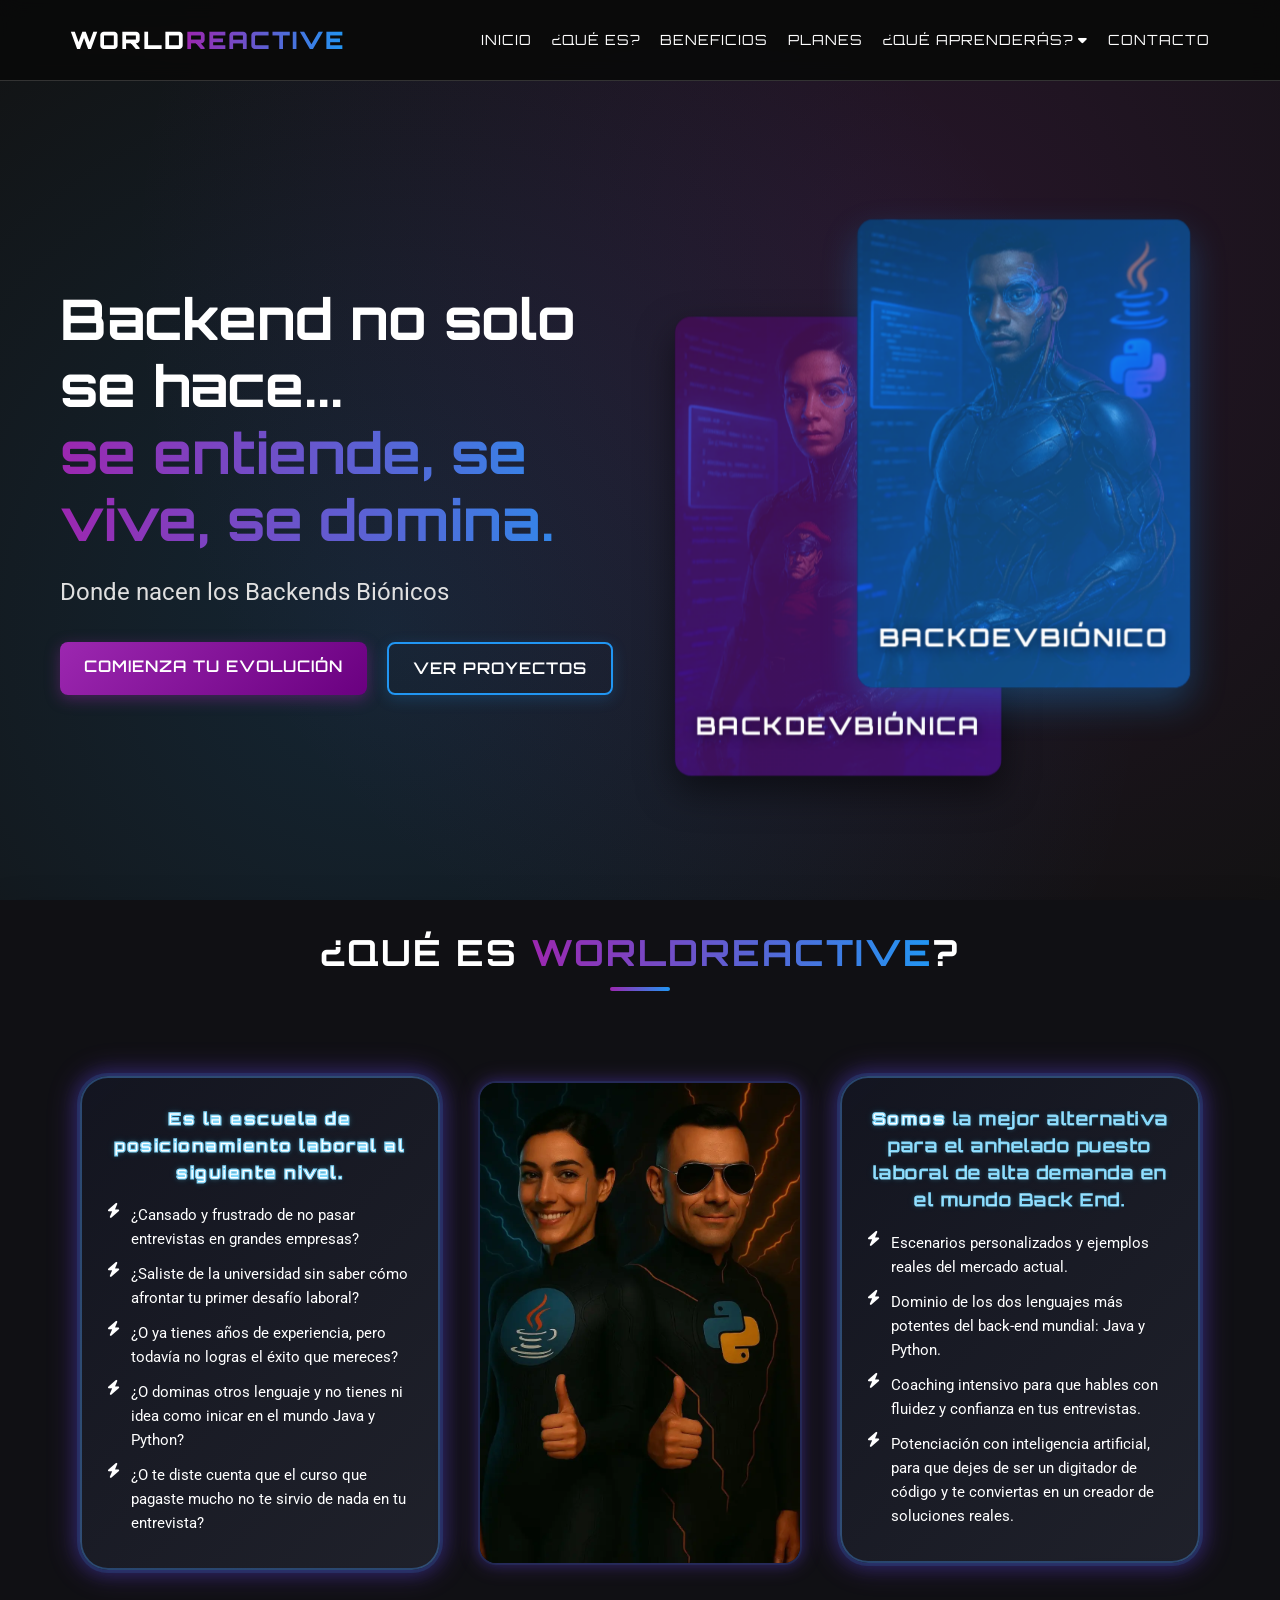
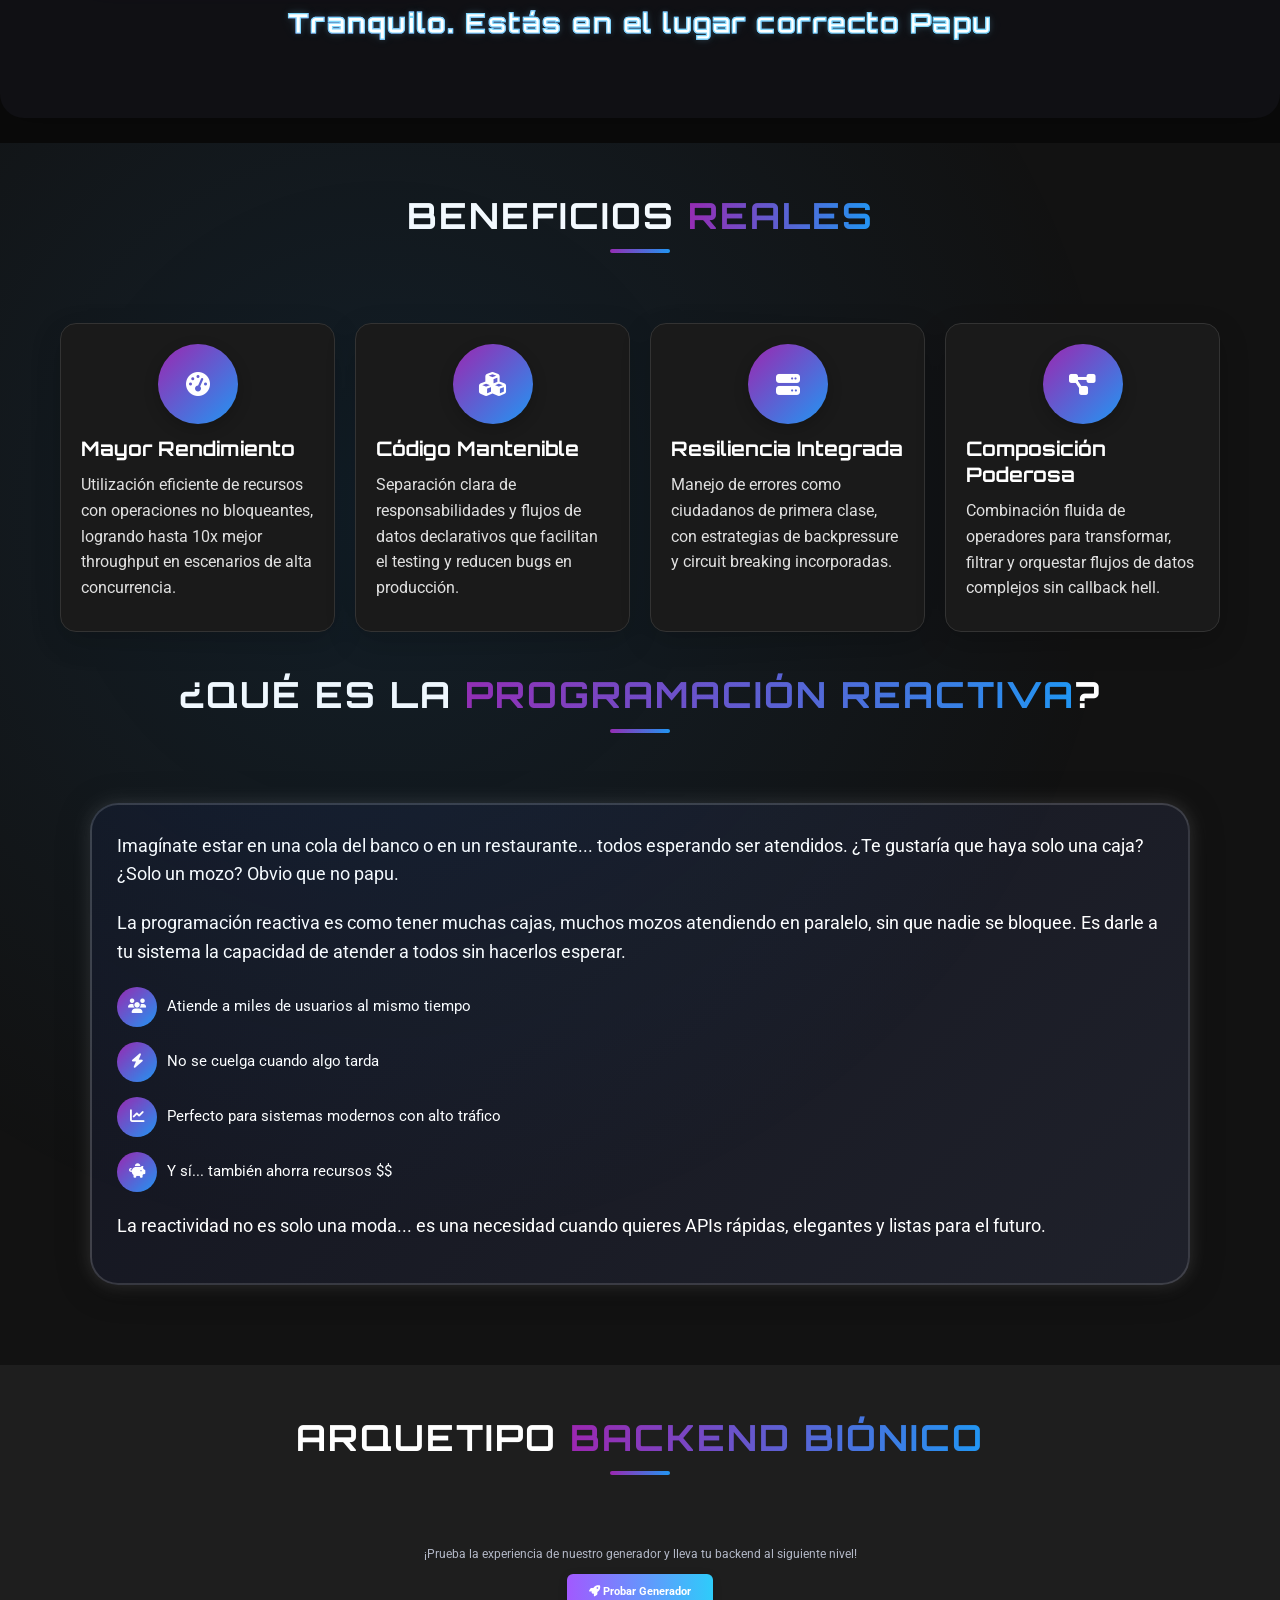
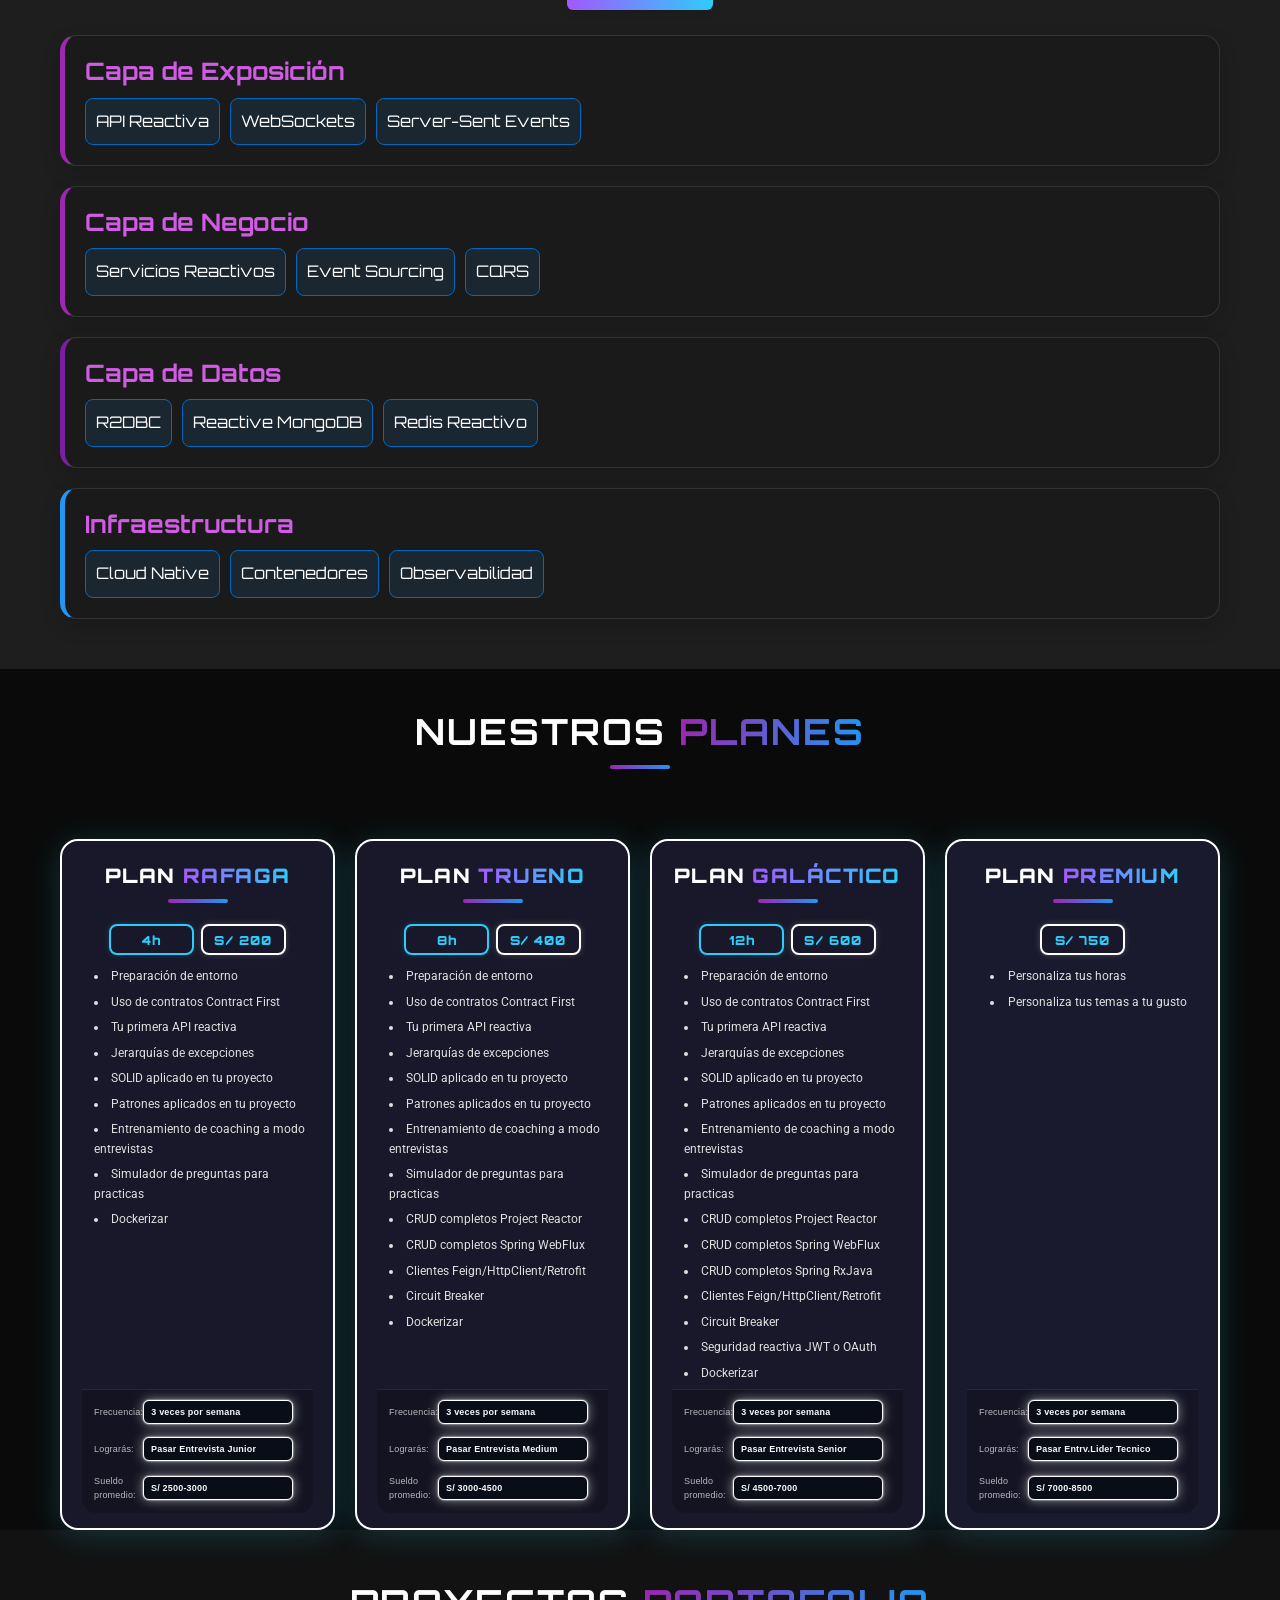
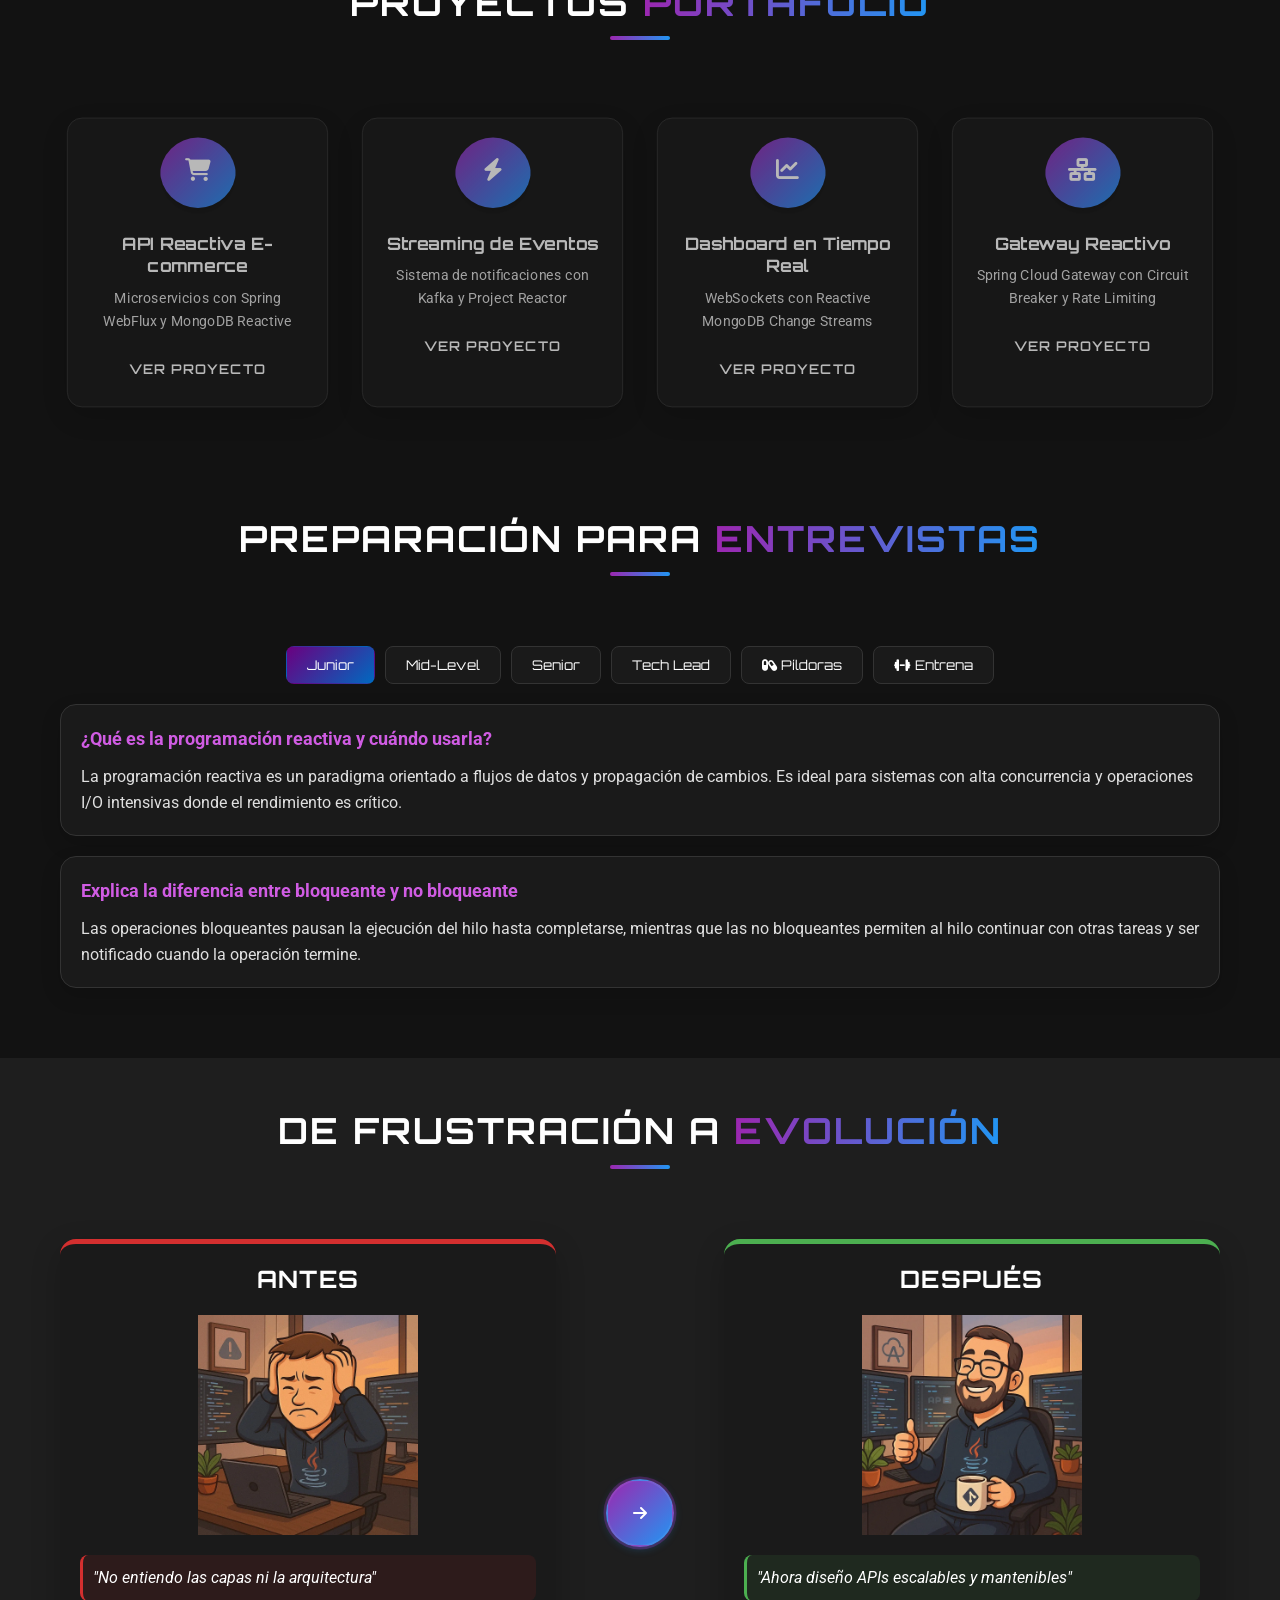
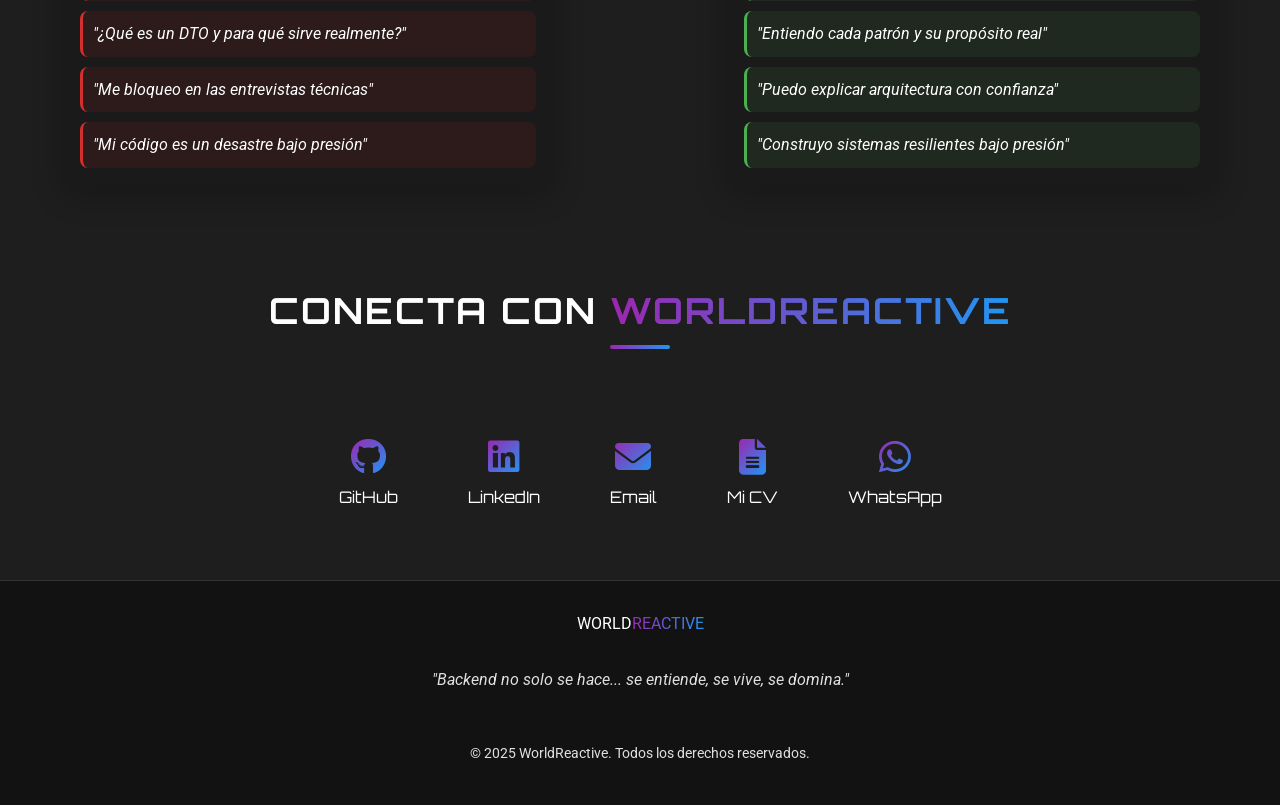
<file: index.html>
<!DOCTYPE html>
<html lang="es">
<head>
    <meta charset="UTF-8">
    <meta name="viewport" content="width=device-width, initial-scale=1.0">
    <meta name="description" content="WorldReactive - Donde nacen los Backends Biónicos. Aprende programación reactiva y domina el desarrollo backend.">
    <title>WorldReactive - Backend Biónico Edition</title>
    <link rel="stylesheet" href="css/style.css">
    <link rel="stylesheet" href="css/planes-achievement.css">
    
    <!-- Font Awesome para iconos -->
    <link rel="stylesheet" href="https://cdnjs.cloudflare.com/ajax/libs/font-awesome/6.4.0/css/all.min.css">
    <!-- Google Fonts -->
    <link href="https://fonts.googleapis.com/css2?family=Roboto:wght@300;400;700&family=Orbitron:wght@400;600;900&display=swap" rel="stylesheet">
  <link rel="stylesheet" href="https://chat.qadrante2.com/widget/v1/chat.css">
</head>
<body>
    <header class="header">
        <div class="container">
            <nav class="nav">
                <!-- Mover el botón hamburguesa a la izquierda -->
                <button id="hamburger" class="hamburger" aria-label="Abrir menú móvil" aria-expanded="false">
                    <span></span>
                    <span></span>
                    <span></span>
                </button>
                <div class="logo">
                    <span class="logo-text">WORLD<span class="reactive">REACTIVE</span></span>
                </div>
                <ul class="nav-links">
                    <li><a href="#home" class="nav-link">Inicio</a></li>
                    <li><a href="#what-is-wordreactive" class="nav-link">¿Qué es?</a></li>
                    <li><a href="#benefits" class="nav-link">Beneficios</a></li>
                    <li><a href="#plans" class="nav-link">Planes</a></li>
                    <li class="nav-dropdown">
                        <a href="#" class="nav-link">¿Qué aprenderás? <i class="fas fa-caret-down"></i></a>
                        <ul class="dropdown-menu">
                            <li><a href="#architecture" class="nav-link">Arquitectura</a></li>
                            <li><a href="#portfolio" class="nav-link">Portafolio</a></li> 
                            <li><a href="#interview" class="nav-link">Entrevistas</a></li>
                            <li><a href="#transformation" class="nav-link">Transformación</a></li>
                        </ul>
                    </li>
                    <li><a href="#contact" class="nav-link">Contacto</a></li>
                </ul>
            </nav>
        </div>
    </header>
    
    <!-- Menú móvil estilo acordeón -->
    <ul class="menu" id="menu">
        <li><a href="#home"><i class="fas fa-home"></i> Inicio</a></li>
        <li><a href="#what-is-wordreactive"><i class="fas fa-question-circle"></i> ¿Qué es?</a></li>
        <li><a href="#benefits"><i class="fas fa-award"></i> Beneficios</a></li>
        <li><a href="#plans"><i class="fas fa-clipboard-list"></i> Planes</a></li>
        <li><a href="#architecture"><i class="fas fa-layer-group"></i> Arquitectura</a></li>
        <li><a href="#portfolio"><i class="fas fa-rocket"></i> Portafolio</a></li>
        <li><a href="#interview"><i class="fas fa-user-tie"></i> Entrevistas</a></li>
        <li><a href="#transformation"><i class="fas fa-sync-alt"></i> Transformación</a></li>
        <li><a href="#contact"><i class="fas fa-envelope"></i> Contacto</a></li>
    </ul>
    <!-- Fondo oscuro para cuando el menú está abierto -->
    <div id="mobile-menu-backdrop" class="mobile-menu-backdrop"></div>

    <!-- Home Hero Section -->
    <section id="home" class="hero">
        <div class="container">
            <div class="hero-content">
                <h1 class="hero-title">Backend no solo se hace...<br><span class="highlight">se entiende, se vive, se domina.</span></h1>
                <p class="hero-description">Donde nacen los Backends Biónicos</p>
                <div class="hero-cta">
                    <a href="#what-is-wordreactive" class="btn btn-primary">Comienza tu evolución</a>
                    <a href="#portfolio" class="btn btn-secondary">Ver proyectos</a>
                </div>
            </div>
            <div class="hero-image">
                <div class="bionic-container">
                    <div class="bionic-woman">
                        <div class="bionic-card mujer">
                            <div class="card-overlay"></div>
                            <img src="assets/woman.webp" alt="Mujer Biónica" class="bionic-background">
                            <span class="bionic-text">BackDevBiónica</span>
                            <div class="code-particles"></div>
                        </div>
                    </div>
                    <div class="bionic-man">
                        <div class="bionic-card hombre">
                            <div class="card-overlay"></div>
                            <img src="assets/varon.webp" alt="Hombre Biónico" class="bionic-background">
                            <span class="bionic-text">BackDevBiónico</span>
                            <div class="code-particles"></div>
                        </div>
                    </div>
                </div>
            </div>
        </div>
    </section>

    <!-- ¿Qué es WordReactive? Motiva y explica -->
    <section id="what-is-wordreactive" class="about-wordreactive">
        <div class="container">
                <h2 class="section-title">¿Qué es <span class="highlight">WorldReactive</span>?</h2>
                    <div class="content-wrapper">
  <table class="about-table-3col">
  <tr>
    <td>
      <div class="about-block about-block-3col">
        <p class="about-orbitron-lead-alt">Es la escuela de posicionamiento laboral al siguiente nivel.</p>
        <ul class="about-bullets">
          <li style="color:#fff;"><i class="fas fa-bolt"></i> <strong>¿Cansado y frustrado de no pasar entrevistas en grandes empresas?</strong></li>
          <li style="color:#fff;"><i class="fas fa-bolt"></i> <strong>¿Saliste de la universidad sin saber cómo afrontar tu primer desafío laboral?</strong></li>
          <li style="color:#fff;"><i class="fas fa-bolt"></i> <strong>¿O ya tienes años de experiencia, pero todavía no logras el éxito que mereces?</strong></li>
          <li style="color:#fff;"><i class="fas fa-bolt"></i> <strong>¿O dominas otros lenguaje y no tienes ni idea como inicar en el mundo Java y Python?</strong></li>
          <li style="color:#fff;"><i class="fas fa-bolt"></i> <strong>¿O te diste cuenta que el curso que pagaste mucho no te sirvio de nada en tu entrevista?</strong></li>
        </ul>
      </div>
    </td>
    <td class="about-table-img">
      <img src="assets/logowordreactive.webp" alt="Logo WordReactive" class="about-imgreactive">
    </td>
    <td>
      <div class="about-block about-block-3col">
        <p class="about-orbitron-lead-alt">Somos<strong> la mejor alternativa para el anhelado puesto laboral de alta demanda en el mundo Back End.</strong></p>
        <ul class="about-bullets">
          <li style="color:#fff;"><i class="fas fa-bolt"></i> <strong>Escenarios personalizados y ejemplos reales del mercado actual.</strong></li>
          <li style="color:#fff;"><i class="fas fa-bolt"></i> <strong>Dominio de los dos lenguajes más potentes del back-end mundial: <strong>Java y Python</strong>.</strong></li>
          <li style="color:#fff;"><i class="fas fa-bolt"></i> <strong>Coaching intensivo para que hables con fluidez y confianza en tus entrevistas.</strong></li>
          <li style="color:#fff;"><i class="fas fa-bolt"></i> <strong>Potenciación con inteligencia artificial, para que dejes de ser un digitador de código y te conviertas en un creador de soluciones reales.</strong></li>
        </ul>
      </div>
    </td>
  </tr>
  <tr>
    <td colspan="3" class="about-table-title">
      <p class="about-orbitron-lead centered-silver-gold">Tranquilo. <strong>Estás en el lugar correcto Papu</strong></p>
    </td>
  </tr>
</table>
                    </div>
            </div>
     
    </section>

    <!-- Real Benefits Section -->
    <section id="benefits" class="benefits">
        <div class="container">
            <h2 class="section-title">Beneficios <span class="highlight">Reales</span></h2>
            <div class="benefits-grid">
                <div class="benefit-card">
                    <div class="benefit-icon"><i class="fas fa-tachometer-alt"></i></div>
                    <h3>Mayor Rendimiento</h3>
                    <p>Utilización eficiente de recursos con operaciones no bloqueantes, logrando hasta 10x mejor throughput en escenarios de alta concurrencia.</p>
                </div>
                <div class="benefit-card">
                    <div class="benefit-icon"><i class="fas fa-cubes"></i></div>
                    <h3>Código Mantenible</h3>
                    <p>Separación clara de responsabilidades y flujos de datos declarativos que facilitan el testing y reducen bugs en producción.</p>
                </div>
                <div class="benefit-card">
                    <div class="benefit-icon"><i class="fas fa-server"></i></div>
                    <h3>Resiliencia Integrada</h3>
                    <p>Manejo de errores como ciudadanos de primera clase, con estrategias de backpressure y circuit breaking incorporadas.</p>
                </div>
                <div class="benefit-card">
                    <div class="benefit-icon"><i class="fas fa-project-diagram"></i></div>
                    <h3>Composición Poderosa</h3>
                    <p>Combinación fluida de operadores para transformar, filtrar y orquestar flujos de datos complejos sin callback hell.</p>
                </div>
            </div>
        </div>
        <div class="section-separator"></div>
        <!-- ¿Qué es la Programación Reactiva? (bloque visible, no sección anidada) -->
        <div id="what-is" class="what-is-block">
            <div class="container">
                <h2 class="section-title">¿Qué es la <span class="highlight">Programación Reactiva</span>?</h2>
                <div class="content-wrapper">
                    <div class="text-content">
    <div class="about-blockreactive">
        <p>Imagínate estar en una cola del banco o en un restaurante... todos esperando ser atendidos. ¿Te gustaría que haya solo una caja? ¿Solo un mozo? Obvio que no papu.</p>
        <p>La programación reactiva es como tener muchas cajas, muchos mozos atendiendo en paralelo, sin que nadie se bloquee. Es darle a tu sistema la capacidad de atender a todos sin hacerlos esperar.</p>
        <ul class="feature-list">
            <li><i class="fas fa-users circuit-icon"></i> Atiende a miles de usuarios al mismo tiempo</li>
            <li><i class="fas fa-bolt circuit-icon"></i> No se cuelga cuando algo tarda</li>
            <li><i class="fas fa-chart-line circuit-icon"></i> Perfecto para sistemas modernos con alto tráfico</li>
            <li><i class="fas fa-piggy-bank circuit-icon"></i> Y sí... también ahorra recursos $$</li>
        </ul>
        <p>La reactividad no es solo una moda... es una necesidad cuando quieres APIs rápidas, elegantes y listas para el futuro.</p>
    </div>
                    </div>
                </div>
            </div>
        </div>
    </section>

    <!-- Backend Architecture Section -->
    <section id="architecture" class="architecture">
        <div class="container">
            <h2 class="section-title">Arquetipo <span class="highlight">Backend Biónico</span></h2>
<div class="promo-section" style="text-align:center; margin: 2rem 0 2.5rem 0;">
    <p class="promo-description" style="font-size:1.2rem; color:#b3b8c7; margin-bottom:1rem;">¡Prueba la experiencia de nuestro generador y lleva tu backend al siguiente nivel!</p>
    <a href="pages/generador.html" class="promo-btn" style="display:inline-block; padding:0.9rem 2.2rem; background:linear-gradient(90deg,#a259ff 0%,#2eccfa 100%); color:#fff; font-weight:700; border-radius:6px; font-size:1.12rem; text-decoration:none; transition:background 0.2s; box-shadow:0 2px 10px #0002;">
        <i class="fas fa-rocket"></i> Probar Generador
    </a>
</div>
            <div class="architecture-diagram">
                <div class="layer layer-1">
                    <h3>Capa de Exposición</h3>
                    <div class="layer-content">
                        <div class="component">API Reactiva</div>
                        <div class="component">WebSockets</div>
                        <div class="component">Server-Sent Events</div>
                    </div>
                </div>
                <div class="layer layer-2">
                    <h3>Capa de Negocio</h3>
                    <div class="layer-content">
                        <div class="component">Servicios Reactivos</div>
                        <div class="component">Event Sourcing</div>
                        <div class="component">CQRS</div>
                    </div>
                </div>
                <div class="layer layer-3">
                    <h3>Capa de Datos</h3>
                    <div class="layer-content">
                        <div class="component">R2DBC</div>
                        <div class="component">Reactive MongoDB</div>
                        <div class="component">Redis Reactivo</div>
                    </div>
                </div>
                <div class="layer layer-4">
                    <h3>Infraestructura</h3>
                    <div class="layer-content">
                        <div class="component">Cloud Native</div>
                        <div class="component">Contenedores</div>
                        <div class="component">Observabilidad</div>
                    </div>
                </div>
            </div>
        </div>
    </section>

    <div class="section-separator"></div>
    <!-- Plans Section -->
    <section id="plans" class="plans">
        <div class="container">
            <h2 class="section-title">Nuestros <span class="highlight">Planes</span></h2>
            <div class="plans-cards">
                <!-- Plan Relámpago -->
                <div class="plan-card">
                    <h3 class="section-title">PLAN <span class="plan-title-gradient">RAFAGA</span></h3>
                    <div class="plan-price"><span class="plan-hour-box">4h</span> <span class="plan-cost-box">S/ 200</span></div>
                    <ul>
                        <li>Preparación de entorno</li>
                        <li>Uso de contratos Contract First</li>
                        <li>Tu primera API reactiva</li>
                        <li>Jerarquías de excepciones</li>
                        <li>SOLID aplicado en tu proyecto</li>
                        <li>Patrones aplicados en tu proyecto</li>
                        <li>Entrenamiento de coaching a modo entrevistas</li>
                        <li>Simulador de preguntas para practicas</li>
                        <li>Dockerizar</li>
                    </ul>
                    <div class="plan-achievement">
                        <div class="plan-achievement-row">
                            <span class="plan-achievement-label">Frecuencia:</span>
                            <span class="plan-achievement-value">3 veces por semana</span>
                        </div>
                        <div class="plan-achievement-row">
                            <span class="plan-achievement-label">Lograrás:</span>
                            <span class="plan-achievement-value">Pasar Entrevista Junior</span>
                        </div>
                        <div class="plan-achievement-row">
                            <span class="plan-achievement-label">Sueldo promedio:</span>
                            <span class="plan-achievement-salary">S/ 2500-3000</span>
                        </div>
                    </div>
                </div>
                <!-- Plan Trueno -->
                <div class="plan-card">
                    <h3 class="section-title">PLAN <span class="plan-title-gradient">TRUENO</span></h3>
                    <div class="plan-price"><span class="plan-hour-box">8h</span> <span class="plan-cost-box">S/ 400</span></div>
                    <ul>
                        <li>Preparación de entorno</li>
                        <li>Uso de contratos Contract First</li>
                        <li>Tu primera API reactiva</li>
                        <li>Jerarquías de excepciones</li>
                        <li>SOLID aplicado en tu proyecto</li>
                        <li>Patrones aplicados en tu proyecto</li>
                        <li>Entrenamiento de coaching a modo entrevistas</li>
                        <li>Simulador de preguntas para practicas</li>
                        <li>CRUD completos Project Reactor</li>
                        <li>CRUD completos Spring WebFlux</li>
                        <li>Clientes Feign/HttpClient/Retrofit</li>
                        <li>Circuit Breaker</li>
                        <li>Dockerizar</li>
                    </ul>
                    <div class="plan-achievement">
                        <div class="plan-achievement-row">
                            <span class="plan-achievement-label">Frecuencia:</span>
                            <span class="plan-achievement-value">3 veces por semana</span>
                        </div>
                        <div class="plan-achievement-row">
                            <span class="plan-achievement-label">Lograrás:</span>
                            <span class="plan-achievement-value">Pasar Entrevista Medium</span>
                        </div>
                        <div class="plan-achievement-row">
                            <span class="plan-achievement-label">Sueldo promedio:</span>
                            <span class="plan-achievement-salary">S/ 3000-4500</span>
                        </div>
                    </div>
                </div>
                <!-- Plan Galáctico -->
                <div class="plan-card">
                    <h3 class="section-title">PLAN <span class="plan-title-gradient">GALÁCTICO</span></h3>
                    <div class="plan-price"><span class="plan-hour-box">12h</span> <span class="plan-cost-box">S/ 600</span></div>
                    <ul>
                        <li>Preparación de entorno</li>
                        <li>Uso de contratos Contract First</li>
                        <li>Tu primera API reactiva</li>
                        <li>Jerarquías de excepciones</li>
                        <li>SOLID aplicado en tu proyecto</li>
                        <li>Patrones aplicados en tu proyecto</li>
                        <li>Entrenamiento de coaching a modo entrevistas</li>
                        <li>Simulador de preguntas para practicas</li>
                        <li>CRUD completos Project Reactor</li>
                        <li>CRUD completos Spring WebFlux</li>
                        <li>CRUD completos Spring RxJava</li>
                        <li>Clientes Feign/HttpClient/Retrofit</li>
                        <li>Circuit Breaker</li>
                        <li>Seguridad reactiva JWT o OAuth</li>
                        <li>Dockerizar</li>
                    </ul>
                    <div class="plan-achievement">
                        <div class="plan-achievement-row">
                            <span class="plan-achievement-label">Frecuencia:</span>
                            <span class="plan-achievement-value">3 veces por semana</span>
                        </div>
                        <div class="plan-achievement-row">
                            <span class="plan-achievement-label">Lograrás:</span>
                            <span class="plan-achievement-value">Pasar Entrevista Senior</span>
                        </div>
                        <div class="plan-achievement-row">
                            <span class="plan-achievement-label">Sueldo promedio:</span>
                            <span class="plan-achievement-salary">S/ 4500-7000 </span>
                        </div>
                    </div>
                </div>
                <!-- Plan Galáctico Premium -->
                <div class="plan-card premium">
                    <h3 class="section-title">PLAN <span class="plan-title-gradient">PREMIUM</span></h3>
                    <div class="plan-price"><span class="plan-cost-box">S/ 750</span></div>
                    <ul>
                        <li>Personaliza tus horas</li>
                        <li>Personaliza tus temas a tu gusto</li>
                    </ul>
                    <div class="plan-achievement">
                        <div class="plan-achievement-row">
                            <span class="plan-achievement-label">Frecuencia:</span>
                            <span class="plan-achievement-value">3 veces por semana</span>
                        </div>
                        <div class="plan-achievement-row">
                            <span class="plan-achievement-label">Lograrás:</span>
                            <span class="plan-achievement-value">Pasar Entrv.Lider Tecnico</span>
                        </div>
                        <div class="plan-achievement-row">
                            <span class="plan-achievement-label">Sueldo promedio:</span>
                            <span class="plan-achievement-salary">S/ 7000-8500</span>
                        </div>
                    </div>
                </div>
            </div>
        </div>
    </section>

    <!-- Portfolio Section -->
    <section id="portfolio" class="portfolio">
        <div class="container">
            <h2 class="section-title">Proyectos <span class="highlight">Portafolio</span></h2>
            <div class="portfolio-grid">
                <div class="portfolio-card">
                    <div class="portfolio-logo">
                        <div class="benefit-icon"><i class="fa-solid fa-cart-shopping"></i></div>
                    </div>
                    <h3>API Reactiva E-commerce</h3>
                    <p>Microservicios con Spring WebFlux y MongoDB Reactive</p>
                    <a href="#" class="btn btn-small">Ver Proyecto</a>
                </div>
                <div class="portfolio-card">
                    <div class="portfolio-logo">
                        <div class="benefit-icon"><i class="fa-solid fa-bolt"></i></div>
                    </div>
                    <h3>Streaming de Eventos</h3>
                    <p>Sistema de notificaciones con Kafka y Project Reactor</p>
                    <a href="#" class="btn btn-small">Ver Proyecto</a>
                </div>
                <div class="portfolio-card">
                    <div class="portfolio-logo">
                        <div class="benefit-icon"><i class="fa-solid fa-chart-line"></i></div>
                    </div>
                    <h3>Dashboard en Tiempo Real</h3>
                    <p>WebSockets con Reactive MongoDB Change Streams</p>
                    <a href="#" class="btn btn-small">Ver Proyecto</a>
                </div>
                <div class="portfolio-card">
                    <div class="portfolio-logo">
                        <div class="benefit-icon"><i class="fa-solid fa-network-wired"></i></div>
                    </div>
                    <h3>Gateway Reactivo</h3>
                    <p>Spring Cloud Gateway con Circuit Breaker y Rate Limiting</p>
                    <a href="#" class="btn btn-small">Ver Proyecto</a>
                </div>
</div>
        </div>
    </section>

    <!-- Interview Preparation Section -->
    <section id="interview" class="interview">
        <div class="container">
            <h2 class="section-title">Preparación para <span class="highlight">Entrevistas</span></h2>
            <div class="interview-levels">
                <div class="level-tabs">
                    <button class="level-tab active" data-level="junior" aria-label="Nivel Junior">Junior</button>
                    <button class="level-tab" data-level="mid" aria-label="Nivel Mid-Level">Mid-Level</button>
                    <button class="level-tab" data-level="senior" aria-label="Nivel Senior">Senior</button>
                    <button class="level-tab" data-level="lead" aria-label="Nivel Tech Lead">Tech Lead</button>
                    <button class="level-tab" data-level="pills" aria-label="Píldoras de Conocimiento">
                        <i class="fas fa-capsules"></i> Píldoras
                    </button>
                    <button class="level-tab" data-level="entrena" aria-label="Entrena">
                        <i class="fas fa-dumbbell"></i> Entrena
                    </button>
                </div>
                <div class="level-content active" id="junior-content">
                    <div class="question-answer">
                        <div class="question">¿Qué es la programación reactiva y cuándo usarla?</div>
                        <div class="answer">La programación reactiva es un paradigma orientado a flujos de datos y propagación de cambios. Es ideal para sistemas con alta concurrencia y operaciones I/O intensivas donde el rendimiento es crítico.</div>
                    </div>
                    <div class="question-answer">
                        <div class="question">Explica la diferencia entre bloqueante y no bloqueante</div>
                        <div class="answer">Las operaciones bloqueantes pausan la ejecución del hilo hasta completarse, mientras que las no bloqueantes permiten al hilo continuar con otras tareas y ser notificado cuando la operación termine.</div>
                    </div>
                </div>
                <div class="level-content" id="mid-content">
                    <!-- Se carga vía JavaScript -->
                </div>
                <div class="level-content" id="senior-content">
                    <!-- Se carga vía JavaScript -->
                </div>
                <div class="level-content" id="lead-content">
                    <!-- Se carga vía JavaScript -->
                </div>
                <div class="level-content" id="pills-content">
                    <div class="pills-container">
                        <a href="pages/Pildora000.html" class="pill-card" aria-label="Píldora: Programación Funcional">
                            <div class="pill-icon"><i class="fas fa-code"></i></div>
                            <h3>Programación Funcional</h3>
                            <p>Domina las bases de la programación funcional</p>
                        </a>
                        <a href="pages/Pildora001.html" class="pill-card" aria-label="Píldora: Interfaces Funcionales">
                            <div class="pill-icon"><i class="fas fa-cogs"></i></div>
                            <h3>Interfaces Funcionales</h3>
                            <p>Domina las interfaces funcionales en Java</p>
                        </a>
                        <a href="pages/Pildora002.html" class="pill-card" aria-label="Píldora: Tipos de Patrones">
                            <div class="pill-icon"><i class="fas fa-layer-group"></i></div>
                            <h3>Tipos de Patrones</h3>
                            <p>Soluciones probadas para problemas comunes</p>
                        </a>
                        <a href="pages/Pildora003.html" class="pill-card" aria-label="Pildora: Principios SOLID">
                            <div class="pill-icon"><i class="fas fa-cubes"></i></div>
                            <h3>Principios SOLID</h3>
                            <p>Principios para un código robusto y mantenible</p>
                        </a>
                        <a href="pages/Pildora004.html" class="pill-card" aria-label="Pildora: Programacion Reactiva">
                            <div class="pill-icon"><i class="fas fa-stream"></i></div>
                            <h3>Programacion Reactiva</h3>
                            <p>Reaccion a eventos en tiempo real</p>
                        </a>
                        <a href="pages/Pildora005.html" class="pill-card" aria-label="Pildora: Tipos de Reactividad">
                            <div class="pill-icon"><i class="fas fa-tachometer-alt"></i></div>
                            <h3>Tipos de Reactividad</h3>
                            <p>Push vs Pull, frio y caliente</p>
                        </a>
                        <a href="pages/Pildora006.html" class="pill-card" aria-label="Pildora: R2DBC">
                            <div class="pill-icon"><i class="fas fa-database"></i></div>
                            <h3>R2DBC</h3>
                            <p>Acceso reactivo a BD relacionales</p>
                        </a>
                        <a href="pages/Pildora007.html" class="pill-card" aria-label="Pildora: Manejo de Errores">
                            <div class="pill-icon"><i class="fas fa-exclamation-triangle"></i></div>
                            <h3>Manejo de Errores</h3>
                            <p>Tolerancia y recuperacion de fallos</p>
                        </a>
                    </div>
                </div>
                <div class="level-content" id="entrena-content" style="display:none;">
                        <div class="training-container">
                            <a href="pages/pregunta.html?nivel=cachimbo" class="pill-card entrena-pill" aria-label="Nivel Cachimbo" style="cursor:pointer; min-width:200px; text-decoration: none;">
                                <div class="pill-icon"><i class="fas fa-baby"></i></div>
                                <h3>Cachimbo</h3>
                                <p>Empieza desde cero, papu</p>
                            </a>
                            <a href="pages/pregunta.html?nivel=junior" class="pill-card entrena-pill" aria-label="Nivel Junior" style="cursor:pointer; min-width:200px; text-decoration: none;">
                                <div class="pill-icon"><i class="fas fa-user-graduate"></i></div>
                                <h3>Junior</h3>
                                <p>Sube de nivel, Mano</p>
                            </a>
                            <a href="pages/pregunta.html?nivel=medium" class="pill-card entrena-pill" aria-label="Nivel Medium" style="cursor:pointer; min-width:200px; text-decoration: none;">
                                <div class="pill-icon"><i class="fas fa-user-tie"></i></div>
                                <h3>Medium</h3>
                                <p>Ya tienes cancha, sigue entrenando</p>
                            </a>
                            <a href="pages/pregunta.html?nivel=senior" class="pill-card entrena-pill" aria-label="Nivel Senior" style="cursor:pointer; min-width:200px; text-decoration: none;">
                                <div class="pill-icon"><i class="fas fa-chess-king"></i></div>
                                <h3>Senior</h3>
                                <p>Demuestra que eres capo</p>
                            </a>
                    
            </div>
        </div>
    </section>

     <!-- Transformation Section -->
     <section id="transformation" class="transformation">
        <div class="container">
            <h2 class="section-title">De Frustración a <span class="highlight">Evolución</span></h2>
            <div class="comparison">
                <div class="before">
                    <h3>Antes</h3>
                    <div class="frustrated-devs">
                        <img src="assets/dev01.webp" alt="Desarrolladores Frustrados" class="responsive-img">
                    </div>
                    <div class="pain-points">
                        <div class="pain-point">"No entiendo las capas ni la arquitectura"</div>
                        <div class="pain-point">"¿Qué es un DTO y para qué sirve realmente?"</div>
                        <div class="pain-point">"Me bloqueo en las entrevistas técnicas"</div>
                        <div class="pain-point">"Mi código es un desastre bajo presión"</div>
                    </div>
                </div>
                <div class="divider" aria-label="Transición: Antes y Después">
    <span class="arrow-circle">
        <i class="fas fa-arrow-right"></i>
    </span>
</div>
                <div class="after">
                    <h3>Después</h3>
                    <div class="bionic-devs">
                        <img src="assets/dev02.webp" alt="Desarrolladores Biónicos" class="responsive-img">
                    </div>
                    <div class="achievements">
                        <div class="achievement">"Ahora diseño APIs escalables y mantenibles"</div>
                        <div class="achievement">"Entiendo cada patrón y su propósito real"</div>
                        <div class="achievement">"Puedo explicar arquitectura con confianza"</div>
                        <div class="achievement">"Construyo sistemas resilientes bajo presión"</div>
                    </div>
                </div>
            </div>
        </div>
    </section>

    <!-- Contact Section -->
    <section id="contact" class="contact">
        <div class="container">
            <h2 class="section-title">Conecta con <span class="highlight">WorldReactive</span></h2>
            <div class="contact-links">
                <a href="https://github.com" target="_blank" rel="noopener" class="contact-link">
                    <i class="fab fa-github"></i>
                    <span>GitHub</span>
                </a>
                <a href="https://www.linkedin.com/in/alancairampomacarrillo/" target="_blank" rel="noopener" class="contact-link">
                    <i class="fab fa-linkedin"></i>
                    <span>LinkedIn</span>
                </a>
                <a href="mailto:alancairampoma@gmail.com" class="contact-link">
                    <i class="fas fa-envelope"></i>
                    <span>Email</span>
                </a>
                <a href="pages/cv.html" target="_blank" rel="noopener" class="contact-link">
                    <i class="fas fa-file-alt"></i>
                    <span>Mi CV</span>
                </a>
                <a href="https://wa.me/51932259291" target="_blank" rel="noopener" class="contact-link">
                    <i class="fab fa-whatsapp"></i>
                    <span>WhatsApp</span>
                </a>
            </div>
        </div>
    </section>

    <footer class="footer">
        <div class="container">
            <div class="footer-content">
                <div class="footer-logo">
                    <span class="logo-text">WORLD<span class="reactive">REACTIVE</span></span>
                </div>
                <div class="footer-tagline">
                    <p>"Backend no solo se hace... se entiende, se vive, se domina."</p>
                </div>
                <div class="footer-copyright">
                    <p>&copy; 2025 WorldReactive. Todos los derechos reservados.</p>
                </div>
            </div>
        </div>
    </footer>

    <script src="js/scripts.js"></script>
    <script src="https://chat.qadrante2.com/widget/v1/chat.js" data-tenant="worldreactive" data-key="pk_wr_dev_001" defer></script>
</body>
</html>
</file>
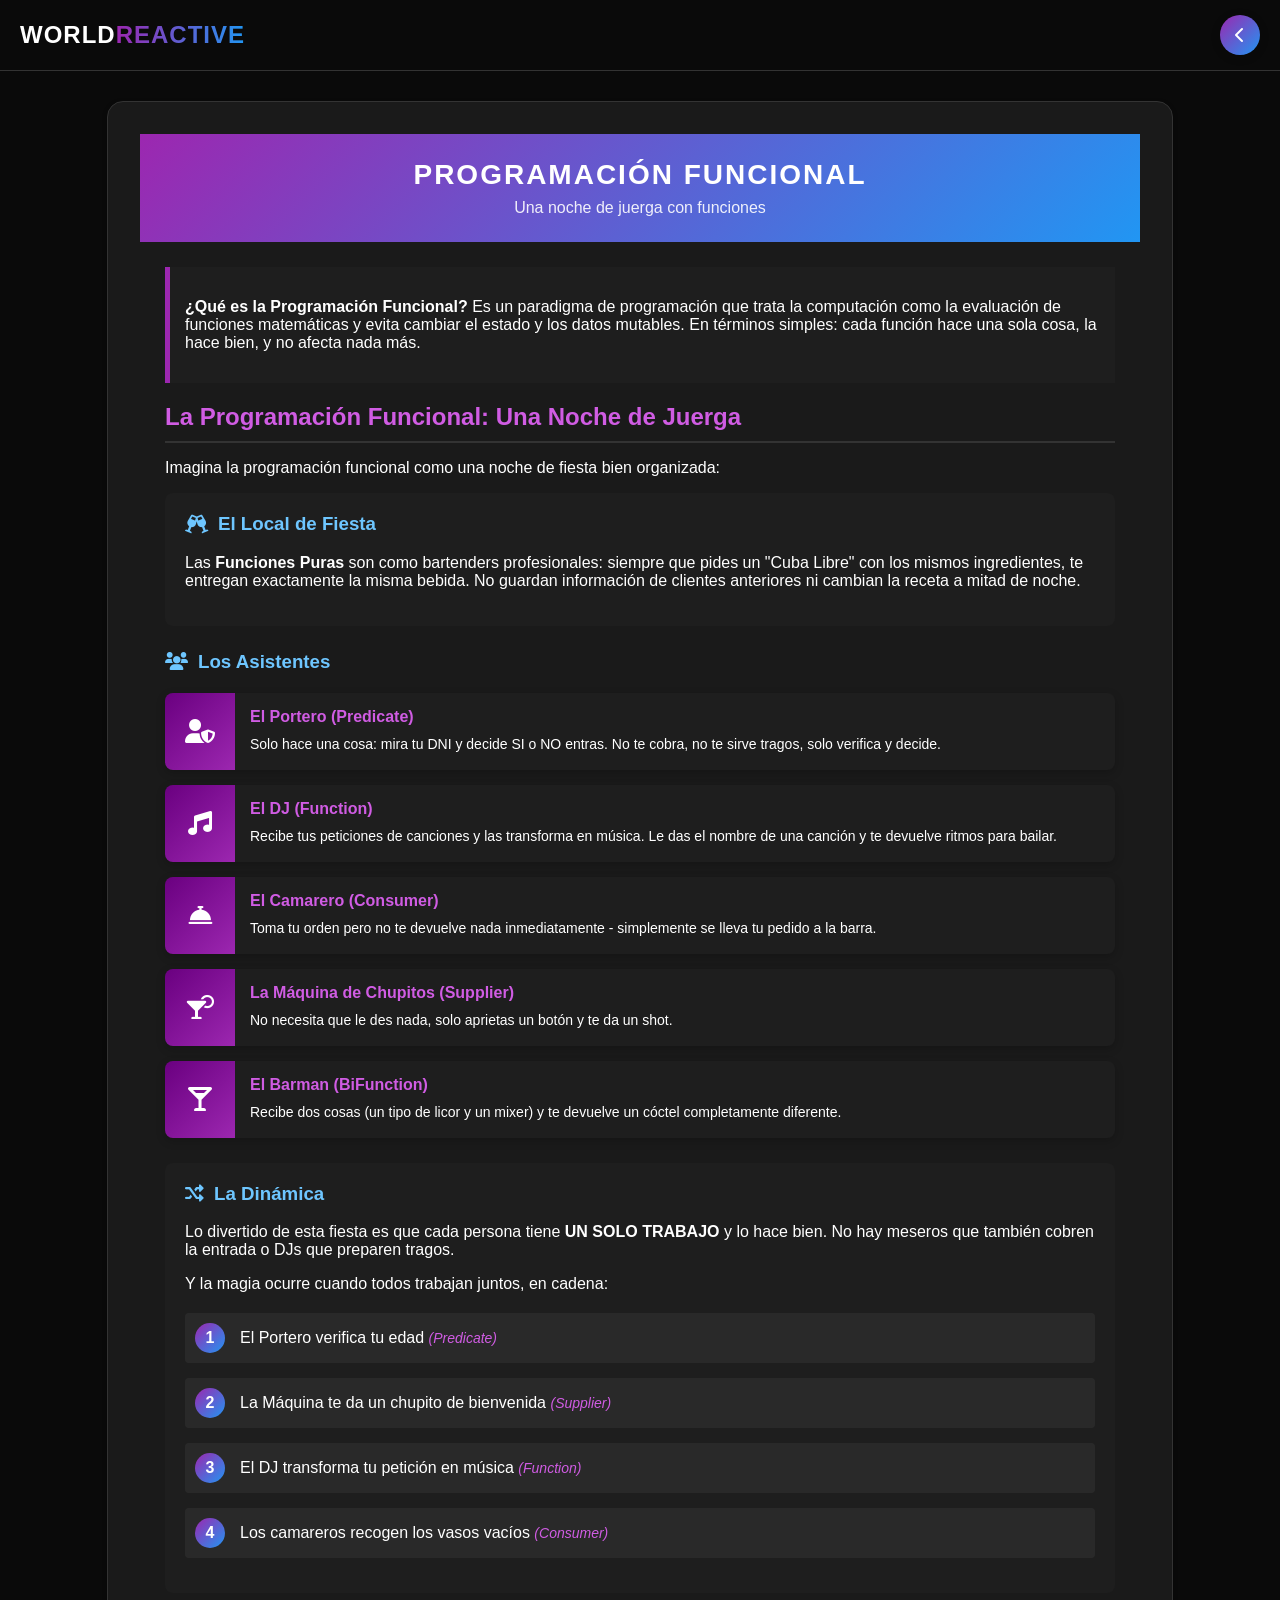
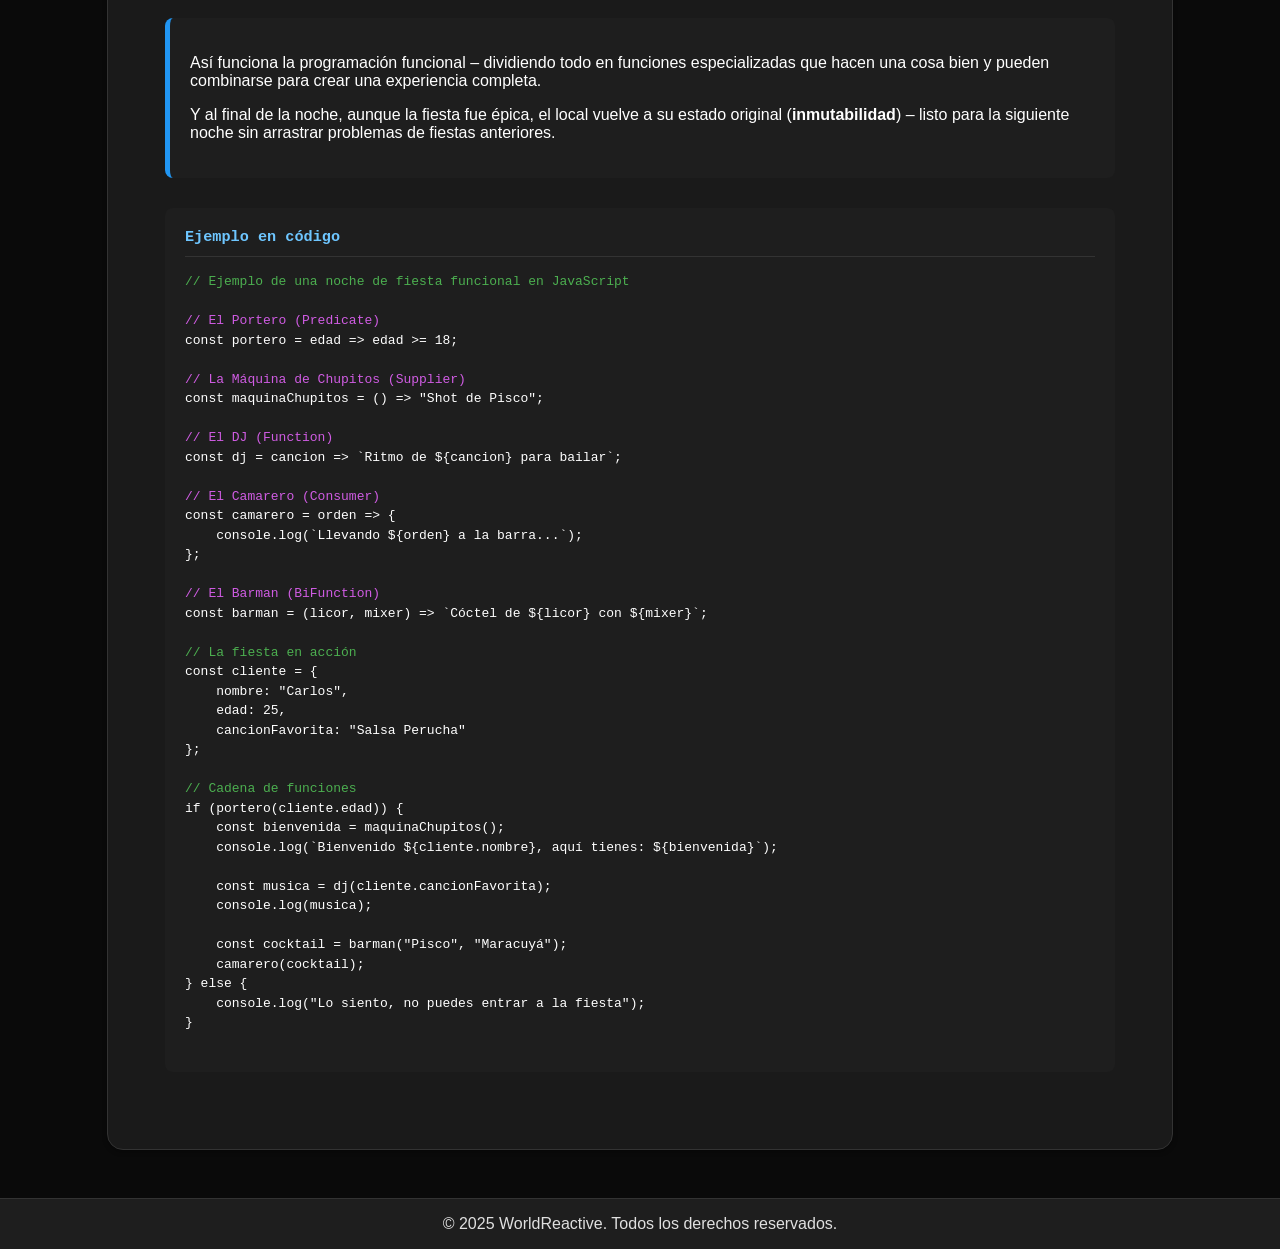
<file: pages/Pildora000.html>
<!DOCTYPE html>
<html lang="es">
<head>
    <meta charset="UTF-8">
    <meta name="viewport" content="width=device-width, initial-scale=1.0">
    <title>Píldora Informativa: Programación Funcional</title>
    <link rel="stylesheet" href="pildora00.css">
    <link rel="stylesheet" href="https://cdnjs.cloudflare.com/ajax/libs/font-awesome/6.0.0/css/all.min.css">
</head>
<body>
    <div class="nav-header">
        <div class="logo">
            <span class="world">WORLD</span><span class="reactive">REACTIVE</span>
        </div>
        <a href="../index.html" class="back-button" title="Volver a la página principal"><i class="fas fa-chevron-left"></i></a>
    </div>
    
    <div class="pildora">
        <div class="pildora-header">
            <h1 class="pildora-title">Programación Funcional</h1>
            <div class="pildora-subtitle">Una noche de juerga con funciones</div>
        </div>
        
        <div class="pildora-content">
            <div class="definition-box">
                <p><strong>¿Qué es la Programación Funcional?</strong> Es un paradigma de programación que trata la computación como la evaluación de funciones matemáticas y evita cambiar el estado y los datos mutables. En términos simples: cada función hace una sola cosa, la hace bien, y no afecta nada más.</p>
            </div>
            
            <div class="fiesta-section">
                <h2>La Programación Funcional: Una Noche de Juerga</h2>
                <p>Imagina la programación funcional como una noche de fiesta bien organizada:</p>
                
                <div class="local-section">
                    <h3><i class="fas fa-glass-cheers"></i> El Local de Fiesta</h3>
                    <p>Las <strong>Funciones Puras</strong> son como bartenders profesionales: siempre que pides un "Cuba Libre" con los mismos ingredientes, te entregan exactamente la misma bebida. No guardan información de clientes anteriores ni cambian la receta a mitad de noche.</p>
                </div>
                
                <div class="asistentes-grid">
                    <h3><i class="fas fa-users"></i> Los Asistentes</h3>
                    
                    <div class="asistente-card">
                        <div class="asistente-icon"><i class="fas fa-user-shield"></i></div>
                        <div class="asistente-content">
                            <h4>El Portero (Predicate)</h4>
                            <p>Solo hace una cosa: mira tu DNI y decide SI o NO entras. No te cobra, no te sirve tragos, solo verifica y decide.</p>
                        </div>
                    </div>
                    
                    <div class="asistente-card">
                        <div class="asistente-icon"><i class="fas fa-music"></i></div>
                        <div class="asistente-content">
                            <h4>El DJ (Function)</h4>
                            <p>Recibe tus peticiones de canciones y las transforma en música. Le das el nombre de una canción y te devuelve ritmos para bailar.</p>
                        </div>
                    </div>
                    
                    <div class="asistente-card">
                        <div class="asistente-icon"><i class="fas fa-concierge-bell"></i></div>
                        <div class="asistente-content">
                            <h4>El Camarero (Consumer)</h4>
                            <p>Toma tu orden pero no te devuelve nada inmediatamente - simplemente se lleva tu pedido a la barra.</p>
                        </div>
                    </div>
                    
                    <div class="asistente-card">
                        <div class="asistente-icon"><i class="fas fa-cocktail"></i></div>
                        <div class="asistente-content">
                            <h4>La Máquina de Chupitos (Supplier)</h4>
                            <p>No necesita que le des nada, solo aprietas un botón y te da un shot.</p>
                        </div>
                    </div>
                    
                    <div class="asistente-card">
                        <div class="asistente-icon"><i class="fas fa-glass-martini-alt"></i></div>
                        <div class="asistente-content">
                            <h4>El Barman (BiFunction)</h4>
                            <p>Recibe dos cosas (un tipo de licor y un mixer) y te devuelve un cóctel completamente diferente.</p>
                        </div>
                    </div>
                </div>
                
                <div class="dinamica-section">
                    <h3><i class="fas fa-random"></i> La Dinámica</h3>
                    <p>Lo divertido de esta fiesta es que cada persona tiene <strong>UN SOLO TRABAJO</strong> y lo hace bien. No hay meseros que también cobren la entrada o DJs que preparen tragos.</p>
                    <p>Y la magia ocurre cuando todos trabajan juntos, en cadena:</p>
                    
                    <div class="cadena-pasos">
                        <div class="paso">
                            <div class="paso-numero">1</div>
                            <div class="paso-content">El Portero verifica tu edad <span class="tipo">(Predicate)</span></div>
                        </div>
                        <div class="paso">
                            <div class="paso-numero">2</div>
                            <div class="paso-content">La Máquina te da un chupito de bienvenida <span class="tipo">(Supplier)</span></div>
                        </div>
                        <div class="paso">
                            <div class="paso-numero">3</div>
                            <div class="paso-content">El DJ transforma tu petición en música <span class="tipo">(Function)</span></div>
                        </div>
                        <div class="paso">
                            <div class="paso-numero">4</div>
                            <div class="paso-content">Los camareros recogen los vasos vacíos <span class="tipo">(Consumer)</span></div>
                        </div>
                    </div>
                </div>
                
                <div class="conclusion-section">
                    <p>Así funciona la programación funcional – dividiendo todo en funciones especializadas que hacen una cosa bien y pueden combinarse para crear una experiencia completa.</p>
                    <p>Y al final de la noche, aunque la fiesta fue épica, el local vuelve a su estado original (<strong>inmutabilidad</strong>) – listo para la siguiente noche sin arrastrar problemas de fiestas anteriores.</p>
                </div>
            </div>
            
            <div class="code-example">
                <h3>Ejemplo en código</h3>
                <pre>
<span class="code-comment">// Ejemplo de una noche de fiesta funcional en JavaScript</span>

<span class="code-keyword">// El Portero (Predicate)</span>
const portero = edad => edad >= 18;

<span class="code-keyword">// La Máquina de Chupitos (Supplier)</span>
const maquinaChupitos = () => "Shot de Pisco";

<span class="code-keyword">// El DJ (Function)</span>
const dj = cancion => `Ritmo de ${cancion} para bailar`;

<span class="code-keyword">// El Camarero (Consumer)</span>
const camarero = orden => {
    console.log(`Llevando ${orden} a la barra...`);
};

<span class="code-keyword">// El Barman (BiFunction)</span>
const barman = (licor, mixer) => `Cóctel de ${licor} con ${mixer}`;

<span class="code-comment">// La fiesta en acción</span>
const cliente = {
    nombre: "Carlos",
    edad: 25,
    cancionFavorita: "Salsa Perucha"
};

<span class="code-comment">// Cadena de funciones</span>
if (portero(cliente.edad)) {
    const bienvenida = maquinaChupitos();
    console.log(`Bienvenido ${cliente.nombre}, aquí tienes: ${bienvenida}`);
    
    const musica = dj(cliente.cancionFavorita);
    console.log(musica);
    
    const cocktail = barman("Pisco", "Maracuyá");
    camarero(cocktail);
} else {
    console.log("Lo siento, no puedes entrar a la fiesta");
}
                </pre>
            </div>
        </div>
    </div>
    
    <footer>
        © 2025 WorldReactive. Todos los derechos reservados.
    </footer>
</body>
</html>
</file>
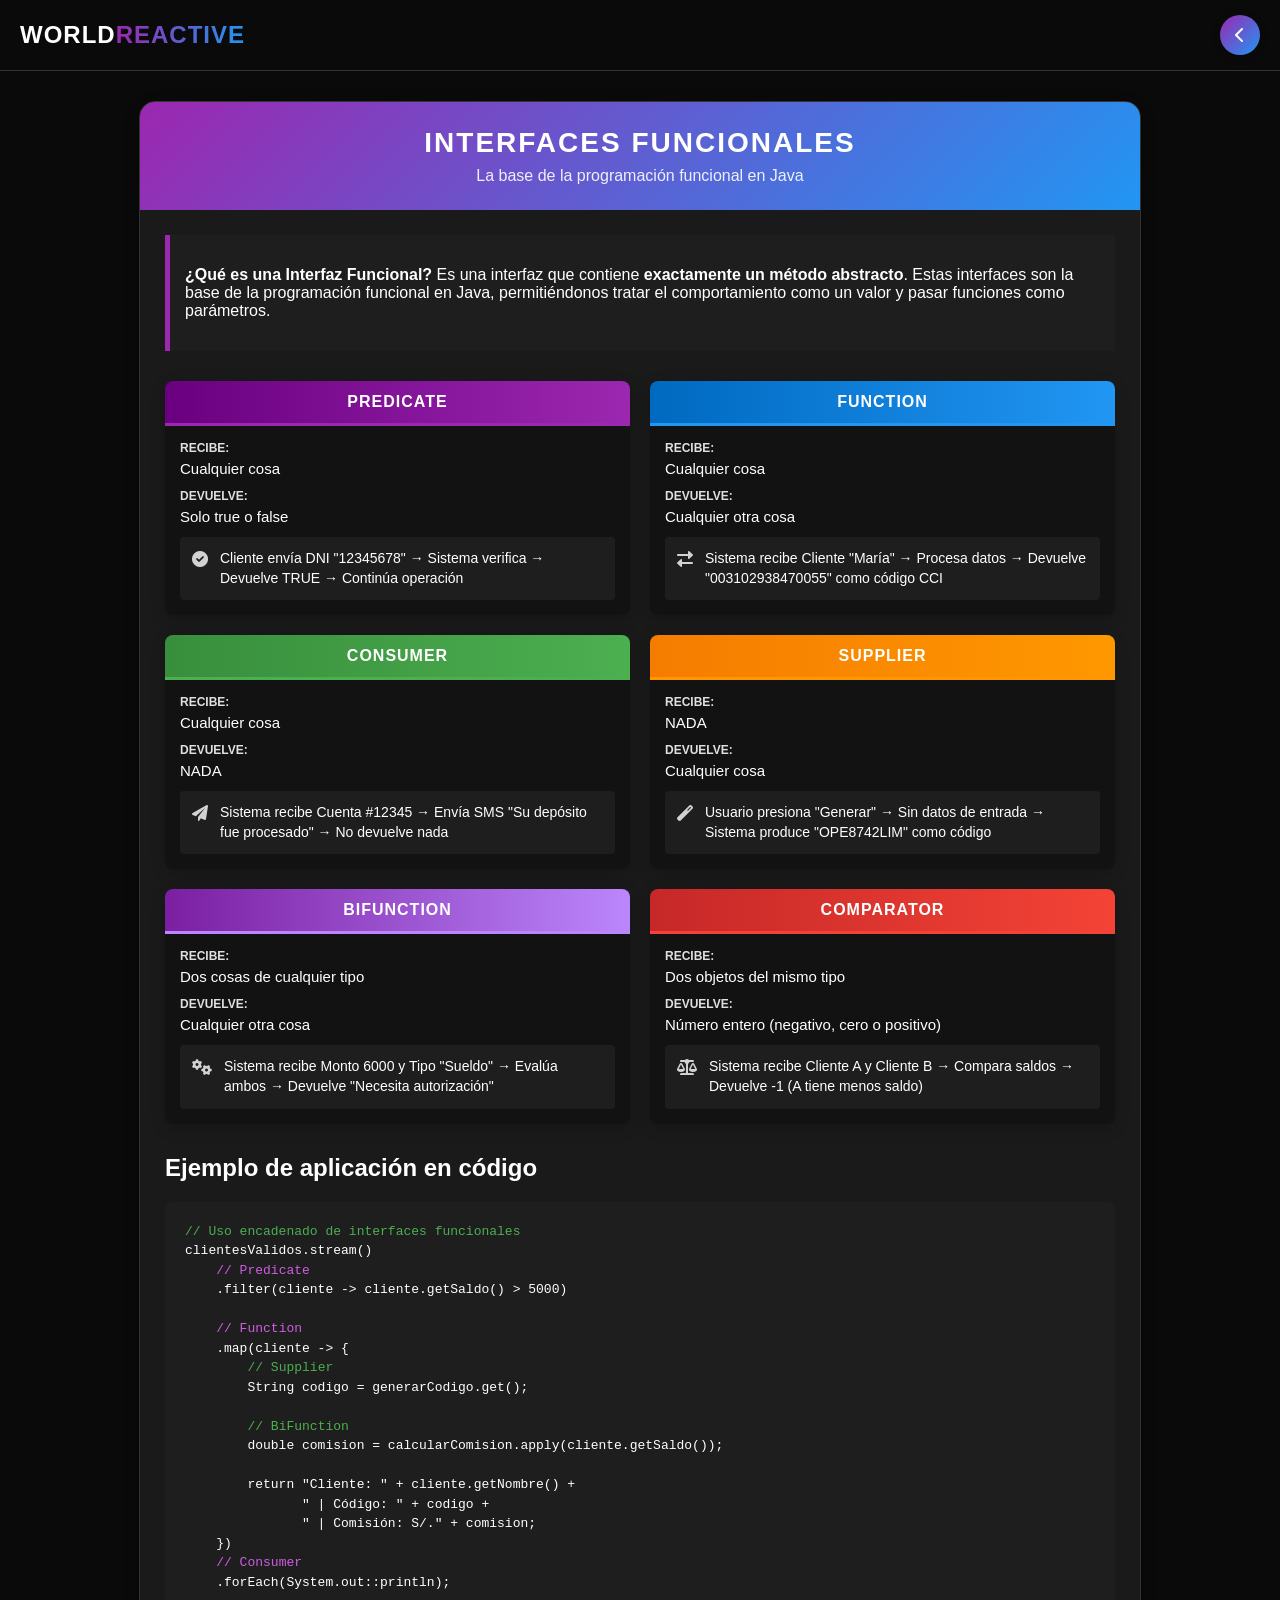
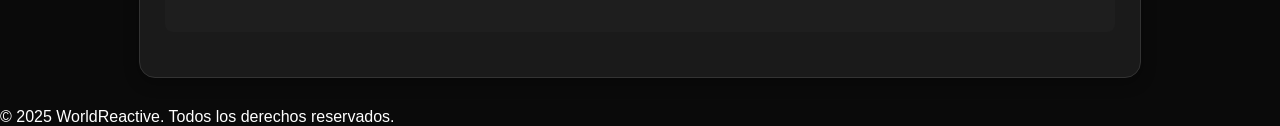
<file: pages/Pildora001.html>
<!DOCTYPE html>
<html lang="es">
<head>
    <meta charset="UTF-8">
    <meta name="viewport" content="width=device-width, initial-scale=1.0">
    <title>Píldora Informativa: Interfaces Funcionales</title>
    <link rel="stylesheet" href="pildora01.css">
    <link rel="stylesheet" href="https://cdnjs.cloudflare.com/ajax/libs/font-awesome/6.0.0/css/all.min.css">
</head>
<body>
    <div class="nav-header">
        <div class="logo">
            <span class="world">WORLD</span><span class="reactive">REACTIVE</span>
        </div>
        <a href="../index.html" class="back-button" title="Volver a la página principal"><i class="fas fa-chevron-left"></i></a>
    </div>
    
    <div class="pildora">
        <div class="pildora-header">
            <h1 class="pildora-title">Interfaces Funcionales</h1>
            <div class="pildora-subtitle">La base de la programación funcional en Java</div>
        </div>
        
        <div class="pildora-content">
            <div class="definition-box">
                <p><strong>¿Qué es una Interfaz Funcional?</strong> Es una interfaz que contiene <strong>exactamente un método abstracto</strong>. Estas interfaces son la base de la programación funcional en Java, permitiéndonos tratar el comportamiento como un valor y pasar funciones como parámetros.</p>
            </div>
            
            <div class="interfaces-grid">
                <div class="interface-card predicate-card">
                    <div class="card-header">PREDICATE</div>
                    <div class="card-content">
                        <div class="io-section">
                            <div class="io-label">Recibe:</div>
                            <div class="io-value">Cualquier cosa</div>
                        </div>
                        <div class="io-section">
                            <div class="io-label">Devuelve:</div>
                            <div class="io-value">Solo true o false</div>
                        </div>
                        <div class="example-section">
                            <i class="fas fa-check-circle example-icon"></i>
                            <span class="example-text">Cliente envía DNI "12345678" → Sistema verifica → Devuelve TRUE → Continúa operación</span>
                        </div>
                    </div>
                </div>
                
                <div class="interface-card function-card">
                    <div class="card-header">FUNCTION</div>
                    <div class="card-content">
                        <div class="io-section">
                            <div class="io-label">Recibe:</div>
                            <div class="io-value">Cualquier cosa</div>
                        </div>
                        <div class="io-section">
                            <div class="io-label">Devuelve:</div>
                            <div class="io-value">Cualquier otra cosa</div>
                        </div>
                        <div class="example-section">
                            <i class="fas fa-exchange-alt example-icon"></i>
                            <span class="example-text">Sistema recibe Cliente "María" → Procesa datos → Devuelve "003102938470055" como código CCI</span>
                        </div>
                    </div>
                </div>
                
                <div class="interface-card consumer-card">
                    <div class="card-header">CONSUMER</div>
                    <div class="card-content">
                        <div class="io-section">
                            <div class="io-label">Recibe:</div>
                            <div class="io-value">Cualquier cosa</div>
                        </div>
                        <div class="io-section">
                            <div class="io-label">Devuelve:</div>
                            <div class="io-value">NADA</div>
                        </div>
                        <div class="example-section">
                            <i class="fas fa-paper-plane example-icon"></i>
                            <span class="example-text">Sistema recibe Cuenta #12345 → Envía SMS "Su depósito fue procesado" → No devuelve nada</span>
                        </div>
                    </div>
                </div>
                
                <div class="interface-card supplier-card">
                    <div class="card-header">SUPPLIER</div>
                    <div class="card-content">
                        <div class="io-section">
                            <div class="io-label">Recibe:</div>
                            <div class="io-value">NADA</div>
                        </div>
                        <div class="io-section">
                            <div class="io-label">Devuelve:</div>
                            <div class="io-value">Cualquier cosa</div>
                        </div>
                        <div class="example-section">
                            <i class="fas fa-magic example-icon"></i>
                            <span class="example-text">Usuario presiona "Generar" → Sin datos de entrada → Sistema produce "OPE8742LIM" como código</span>
                        </div>
                    </div>
                </div>
                
                <div class="interface-card bifunction-card">
                    <div class="card-header">BIFUNCTION</div>
                    <div class="card-content">
                        <div class="io-section">
                            <div class="io-label">Recibe:</div>
                            <div class="io-value">Dos cosas de cualquier tipo</div>
                        </div>
                        <div class="io-section">
                            <div class="io-label">Devuelve:</div>
                            <div class="io-value">Cualquier otra cosa</div>
                        </div>
                        <div class="example-section">
                            <i class="fas fa-cogs example-icon"></i>
                            <span class="example-text">Sistema recibe Monto 6000 y Tipo "Sueldo" → Evalúa ambos → Devuelve "Necesita autorización"</span>
                        </div>
                    </div>
                </div>
                
                <div class="interface-card comparator-card">
                    <div class="card-header">COMPARATOR</div>
                    <div class="card-content">
                        <div class="io-section">
                            <div class="io-label">Recibe:</div>
                            <div class="io-value">Dos objetos del mismo tipo</div>
                        </div>
                        <div class="io-section">
                            <div class="io-label">Devuelve:</div>
                            <div class="io-value">Número entero (negativo, cero o positivo)</div>
                        </div>
                        <div class="example-section">
                            <i class="fas fa-balance-scale example-icon"></i>
                            <span class="example-text">Sistema recibe Cliente A y Cliente B → Compara saldos → Devuelve -1 (A tiene menos saldo)</span>
                        </div>
                    </div>
                </div>
            </div>
            
            <h2>Ejemplo de aplicación en código</h2>
            
            <div class="code-example">
                <pre>
<span class="code-comment">// Uso encadenado de interfaces funcionales</span>
clientesValidos.stream()
    <span class="code-keyword">// Predicate</span>
    .filter(cliente -> cliente.getSaldo() > 5000)
    
    <span class="code-keyword">// Function</span>
    .map(cliente -> {
        <span class="code-comment">// Supplier</span>
        String codigo = generarCodigo.get();
        
        <span class="code-comment">// BiFunction</span>
        double comision = calcularComision.apply(cliente.getSaldo());
        
        return "Cliente: " + cliente.getNombre() + 
               " | Código: " + codigo +
               " | Comisión: S/." + comision;
    })
    <span class="code-keyword">// Consumer</span>
    .forEach(System.out::println);
                </pre>
            </div>
            
        </div>
    </div>
    
    <footer>
        © 2025 WorldReactive. Todos los derechos reservados.
    </footer>
</body>
</html>
</file>
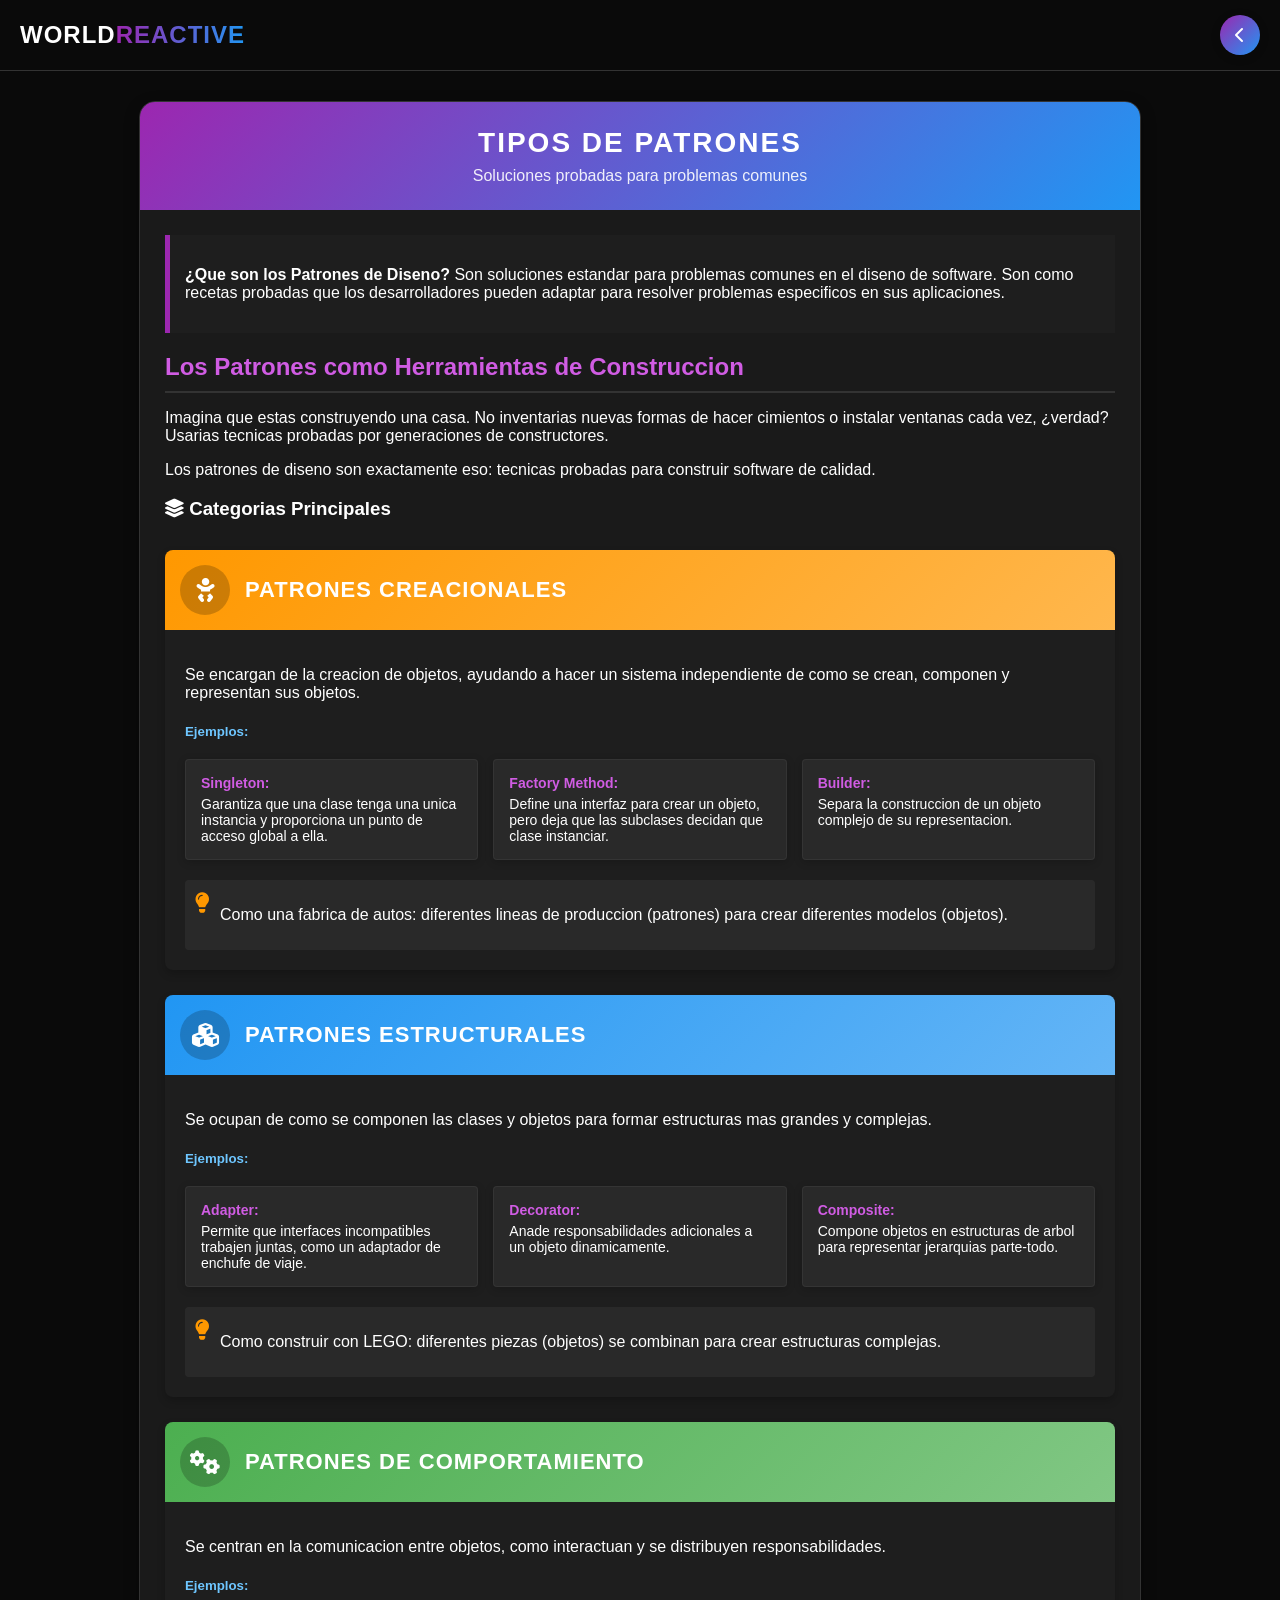
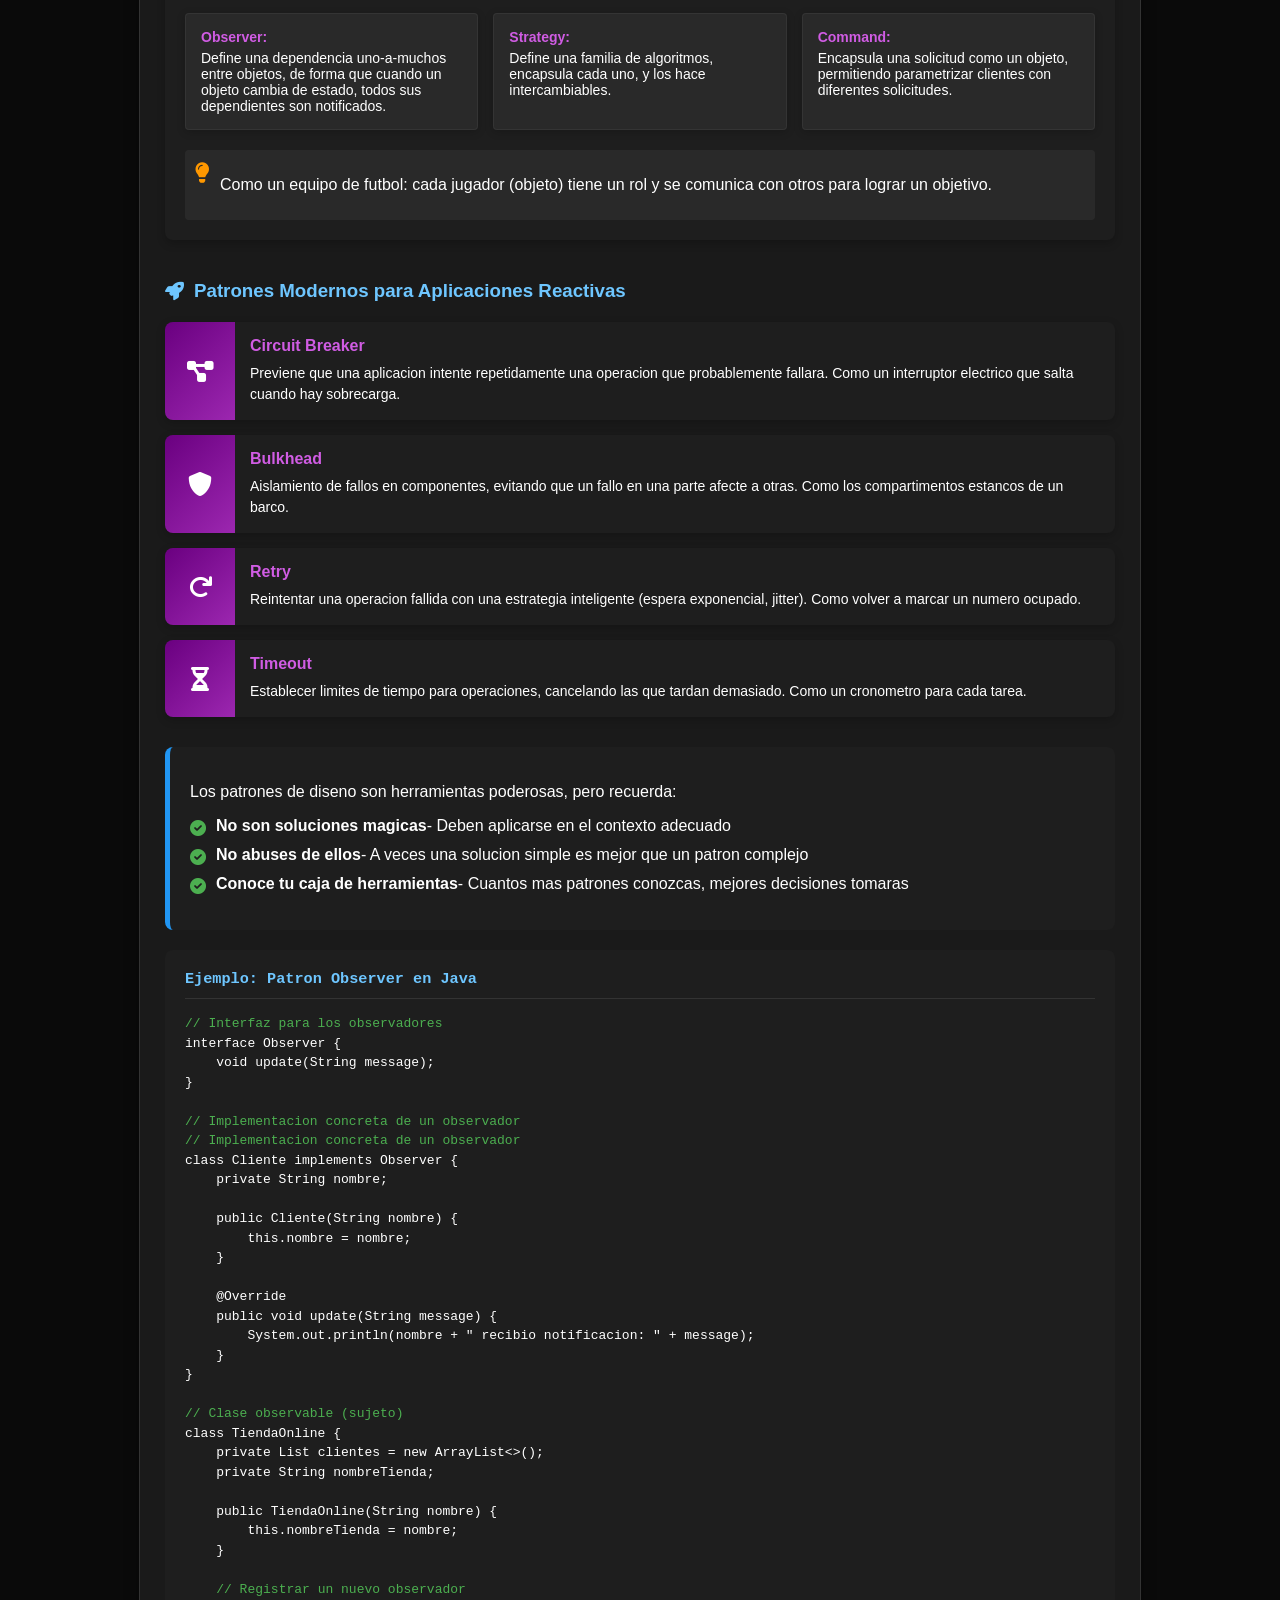
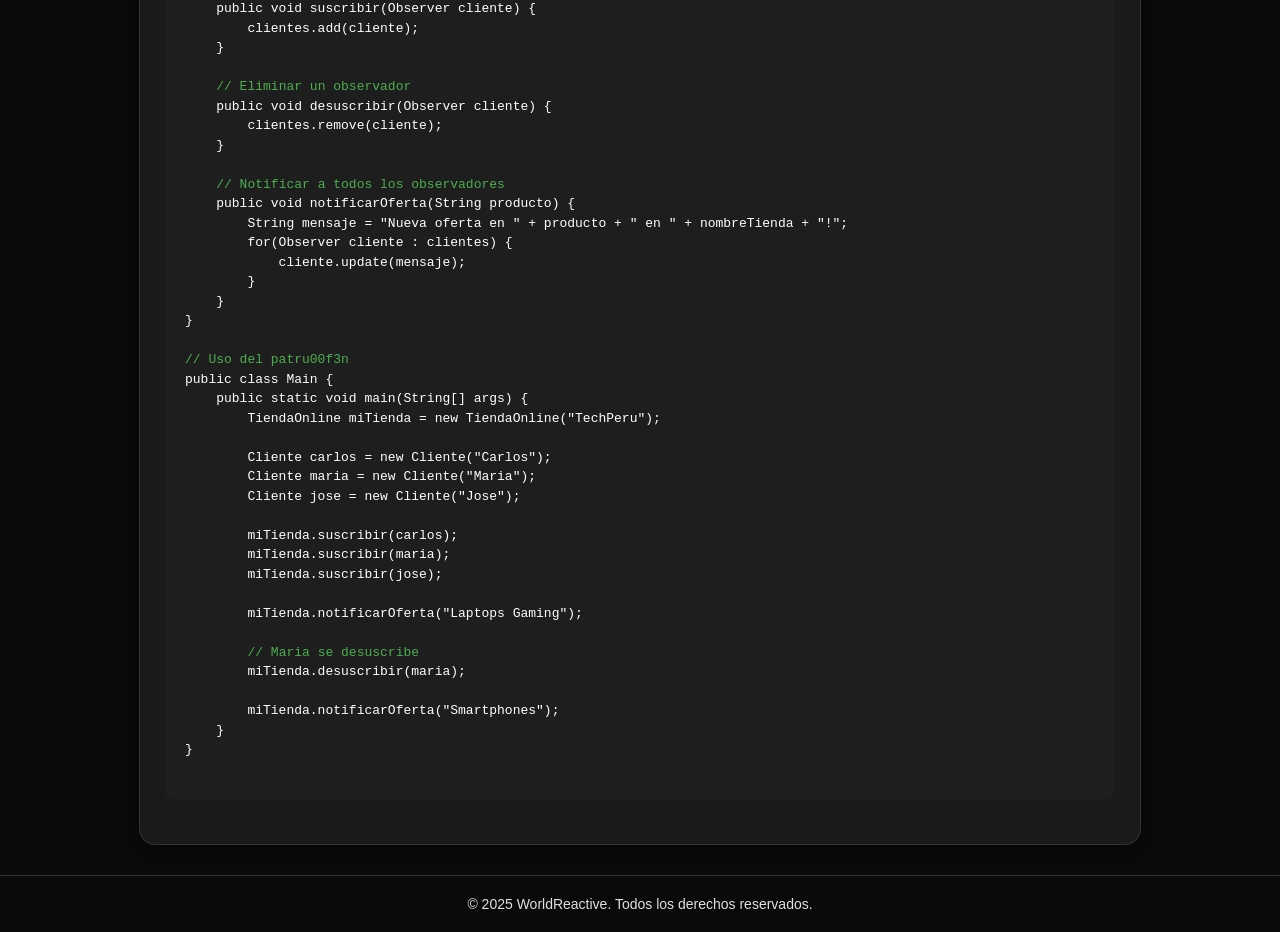
<file: pages/Pildora002.html>
<!DOCTYPE html>
<html lang="es">
<head>
    <meta charset="UTF-8">
    <meta name="viewport" content="width=device-width, initial-scale=1.0">
    <title>Pildora Informativa: Tipos de Patrones</title>
    <link rel="stylesheet" href="pildora02.css">
    <link rel="stylesheet" href="https://cdnjs.cloudflare.com/ajax/libs/font-awesome/6.0.0/css/all.min.css">
</head>
<body>
    <div class="nav-header">
        <div class="logo">
            <span class="world">WORLD</span><span class="reactive">REACTIVE</span>
        </div>
        <a href="../index.html" class="back-button" title="Volver a la pagina principal"><i class="fas fa-chevron-left"></i></a>
    </div>
    
    <div class="pildora">
        <div class="pildora-header">
            <h1 class="pildora-title">Tipos de Patrones</h1>
            <div class="pildora-subtitle">Soluciones probadas para problemas comunes</div>
        </div>
        
        <div class="pildora-content">
            <div class="definition-box">
                <p><strong>¿Que son los Patrones de Diseno?</strong> Son soluciones estandar para problemas comunes en el diseno de software. Son como recetas probadas que los desarrolladores pueden adaptar para resolver problemas especificos en sus aplicaciones.</p>
            </div>
            
            <div class="patrones-section">
                <h2>Los Patrones como Herramientas de Construccion</h2>
                <p>Imagina que estas construyendo una casa. No inventarias nuevas formas de hacer cimientos o instalar ventanas cada vez, ¿verdad? Usarias tecnicas probadas por generaciones de constructores.</p>
                <p>Los patrones de diseno son exactamente eso: tecnicas probadas para construir software de calidad.</p>
                
                <h3><i class="fas fa-layer-group"></i> Categorias Principales</h3>
                <div class="categorias-grid">
                    
                    <div class="categoria-card">
                        <div class="categoria-header creacionales">
                            <i class="fas fa-baby"></i>
                            <h4>Patrones Creacionales</h4>
                        </div>
                        <div class="categoria-content">
                            <p>Se encargan de la creacion de objetos, ayudando a hacer un sistema independiente de como se crean, componen y representan sus objetos.</p>
                            <div class="ejemplos">
                                <h5>Ejemplos:</h5>
                                <div class="ejemplos-grid">
                                    <div class="ejemplo-item"><strong>Singleton:</strong> Garantiza que una clase tenga una unica instancia y proporciona un punto de acceso global a ella.</div>
                                    <div class="ejemplo-item"><strong>Factory Method:</strong> Define una interfaz para crear un objeto, pero deja que las subclases decidan que clase instanciar.</div>
                                    <div class="ejemplo-item"><strong>Builder:</strong> Separa la construccion de un objeto complejo de su representacion.</div>
                                </div>
                            </div>
                            <div class="analogia">
                                <i class="fas fa-lightbulb"></i>
                                <p>Como una fabrica de autos: diferentes lineas de produccion (patrones) para crear diferentes modelos (objetos).</p>
                            </div>
                        </div>
                    </div>
                    
                    <div class="categoria-card">
                        <div class="categoria-header estructurales">
                            <i class="fas fa-cubes"></i>
                            <h4>Patrones Estructurales</h4>
                        </div>
                        <div class="categoria-content">
                            <p>Se ocupan de como se componen las clases y objetos para formar estructuras mas grandes y complejas.</p>
                            <div class="ejemplos">
                                <h5>Ejemplos:</h5>
                                <div class="ejemplos-grid">
                                    <div class="ejemplo-item"><strong>Adapter:</strong> Permite que interfaces incompatibles trabajen juntas, como un adaptador de enchufe de viaje.</div>
                                    <div class="ejemplo-item"><strong>Decorator:</strong> Anade responsabilidades adicionales a un objeto dinamicamente.</div>
                                    <div class="ejemplo-item"><strong>Composite:</strong> Compone objetos en estructuras de arbol para representar jerarquias parte-todo.</div>
                                </div>
                            </div>
                            <div class="analogia">
                                <i class="fas fa-lightbulb"></i>
                                <p>Como construir con LEGO: diferentes piezas (objetos) se combinan para crear estructuras complejas.</p>
                            </div>
                        </div>
                    </div>
                    
                    <div class="categoria-card">
                        <div class="categoria-header comportamiento">
                            <i class="fas fa-cogs"></i>
                            <h4>Patrones de Comportamiento</h4>
                        </div>
                        <div class="categoria-content">
                            <p>Se centran en la comunicacion entre objetos, como interactuan y se distribuyen responsabilidades.</p>
                            <div class="ejemplos">
                                <h5>Ejemplos:</h5>
                                <div class="ejemplos-grid">
                                    <div class="ejemplo-item"><strong>Observer:</strong> Define una dependencia uno-a-muchos entre objetos, de forma que cuando un objeto cambia de estado, todos sus dependientes son notificados.</div>
                                    <div class="ejemplo-item"><strong>Strategy:</strong> Define una familia de algoritmos, encapsula cada uno, y los hace intercambiables.</div>
                                    <div class="ejemplo-item"><strong>Command:</strong> Encapsula una solicitud como un objeto, permitiendo parametrizar clientes con diferentes solicitudes.</div>
                                </div>
                            </div>
                            <div class="analogia">
                                <i class="fas fa-lightbulb"></i>
                                <p>Como un equipo de futbol: cada jugador (objeto) tiene un rol y se comunica con otros para lograr un objetivo.</p>
                            </div>
                        </div>
                    </div>
                </div>
                
                <div class="patrones-modernos">
                    <h3><i class="fas fa-rocket"></i> Patrones Modernos para Aplicaciones Reactivas</h3>
                    
                    <div class="moderno-card">
                        <div class="moderno-icon"><i class="fas fa-project-diagram"></i></div>
                        <div class="moderno-content">
                            <h4>Circuit Breaker</h4>
                            <p>Previene que una aplicacion intente repetidamente una operacion que probablemente fallara. Como un interruptor electrico que salta cuando hay sobrecarga.</p>
                        </div>
                    </div>
                    
                    <div class="moderno-card">
                        <div class="moderno-icon"><i class="fas fa-shield-alt"></i></div>
                        <div class="moderno-content">
                            <h4>Bulkhead</h4>
                            <p>Aislamiento de fallos en componentes, evitando que un fallo en una parte afecte a otras. Como los compartimentos estancos de un barco.</p>
                        </div>
                    </div>
                    
                    <div class="moderno-card">
                        <div class="moderno-icon"><i class="fas fa-redo"></i></div>
                        <div class="moderno-content">
                            <h4>Retry</h4>
                            <p>Reintentar una operacion fallida con una estrategia inteligente (espera exponencial, jitter). Como volver a marcar un numero ocupado.</p>
                        </div>
                    </div>
                    
                    <div class="moderno-card">
                        <div class="moderno-icon"><i class="fas fa-hourglass-half"></i></div>
                        <div class="moderno-content">
                            <h4>Timeout</h4>
                            <p>Establecer limites de tiempo para operaciones, cancelando las que tardan demasiado. Como un cronometro para cada tarea.</p>
                        </div>
                    </div>
                </div>
                
                <div class="conclusion-section">
                    <p>Los patrones de diseno son herramientas poderosas, pero recuerda:</p>
                    <ul class="conclusion-list">
                        <li><i class="fas fa-check-circle"></i> <strong>No son soluciones magicas</strong> - Deben aplicarse en el contexto adecuado</li>
                        <li><i class="fas fa-check-circle"></i> <strong>No abuses de ellos</strong> - A veces una solucion simple es mejor que un patron complejo</li>
                        <li><i class="fas fa-check-circle"></i> <strong>Conoce tu caja de herramientas</strong> - Cuantos mas patrones conozcas, mejores decisiones tomaras</li>
                    </ul>
                </div>
            </div>
            
            <div class="code-example">
                <h3>Ejemplo: Patron Observer en Java</h3>
                <pre>
<span class="code-comment">// Interfaz para los observadores</span>
interface Observer {
    void update(String message);
}

<span class="code-comment">// Implementacion concreta de un observador</span>
<span class="code-comment">// Implementacion concreta de un observador</span>
class Cliente implements Observer {
    private String nombre;
    
    public Cliente(String nombre) {
        this.nombre = nombre;
    }
    
    @Override
    public void update(String message) {
        System.out.println(nombre + " recibio notificacion: " + message);
    }
}

<span class="code-comment">// Clase observable (sujeto)</span>
class TiendaOnline {
    private List<Observer> clientes = new ArrayList<>();
    private String nombreTienda;
    
    public TiendaOnline(String nombre) {
        this.nombreTienda = nombre;
    }
    
    <span class="code-comment">// Registrar un nuevo observador</span>
    public void suscribir(Observer cliente) {
        clientes.add(cliente);
    }
    
    <span class="code-comment">// Eliminar un observador</span>
    public void desuscribir(Observer cliente) {
        clientes.remove(cliente);
    }
    
    <span class="code-comment">// Notificar a todos los observadores</span>
    public void notificarOferta(String producto) {
        String mensaje = "Nueva oferta en " + producto + " en " + nombreTienda + "!";
        for(Observer cliente : clientes) {
            cliente.update(mensaje);
        }
    }
}

<span class="code-comment">// Uso del patru00f3n</span>
public class Main {
    public static void main(String[] args) {
        TiendaOnline miTienda = new TiendaOnline("TechPeru");
        
        Cliente carlos = new Cliente("Carlos");
        Cliente maria = new Cliente("Maria");
        Cliente jose = new Cliente("Jose");
        
        miTienda.suscribir(carlos);
        miTienda.suscribir(maria);
        miTienda.suscribir(jose);
        
        miTienda.notificarOferta("Laptops Gaming");
        
        <span class="code-comment">// Maria se desuscribe</span>
        miTienda.desuscribir(maria);
        
        miTienda.notificarOferta("Smartphones");
    }
}
                </pre>
            </div>
        </div>
    </div>
    
    <footer>
        © 2025 WorldReactive. Todos los derechos reservados.
    </footer>
</body>
</html>
</file>
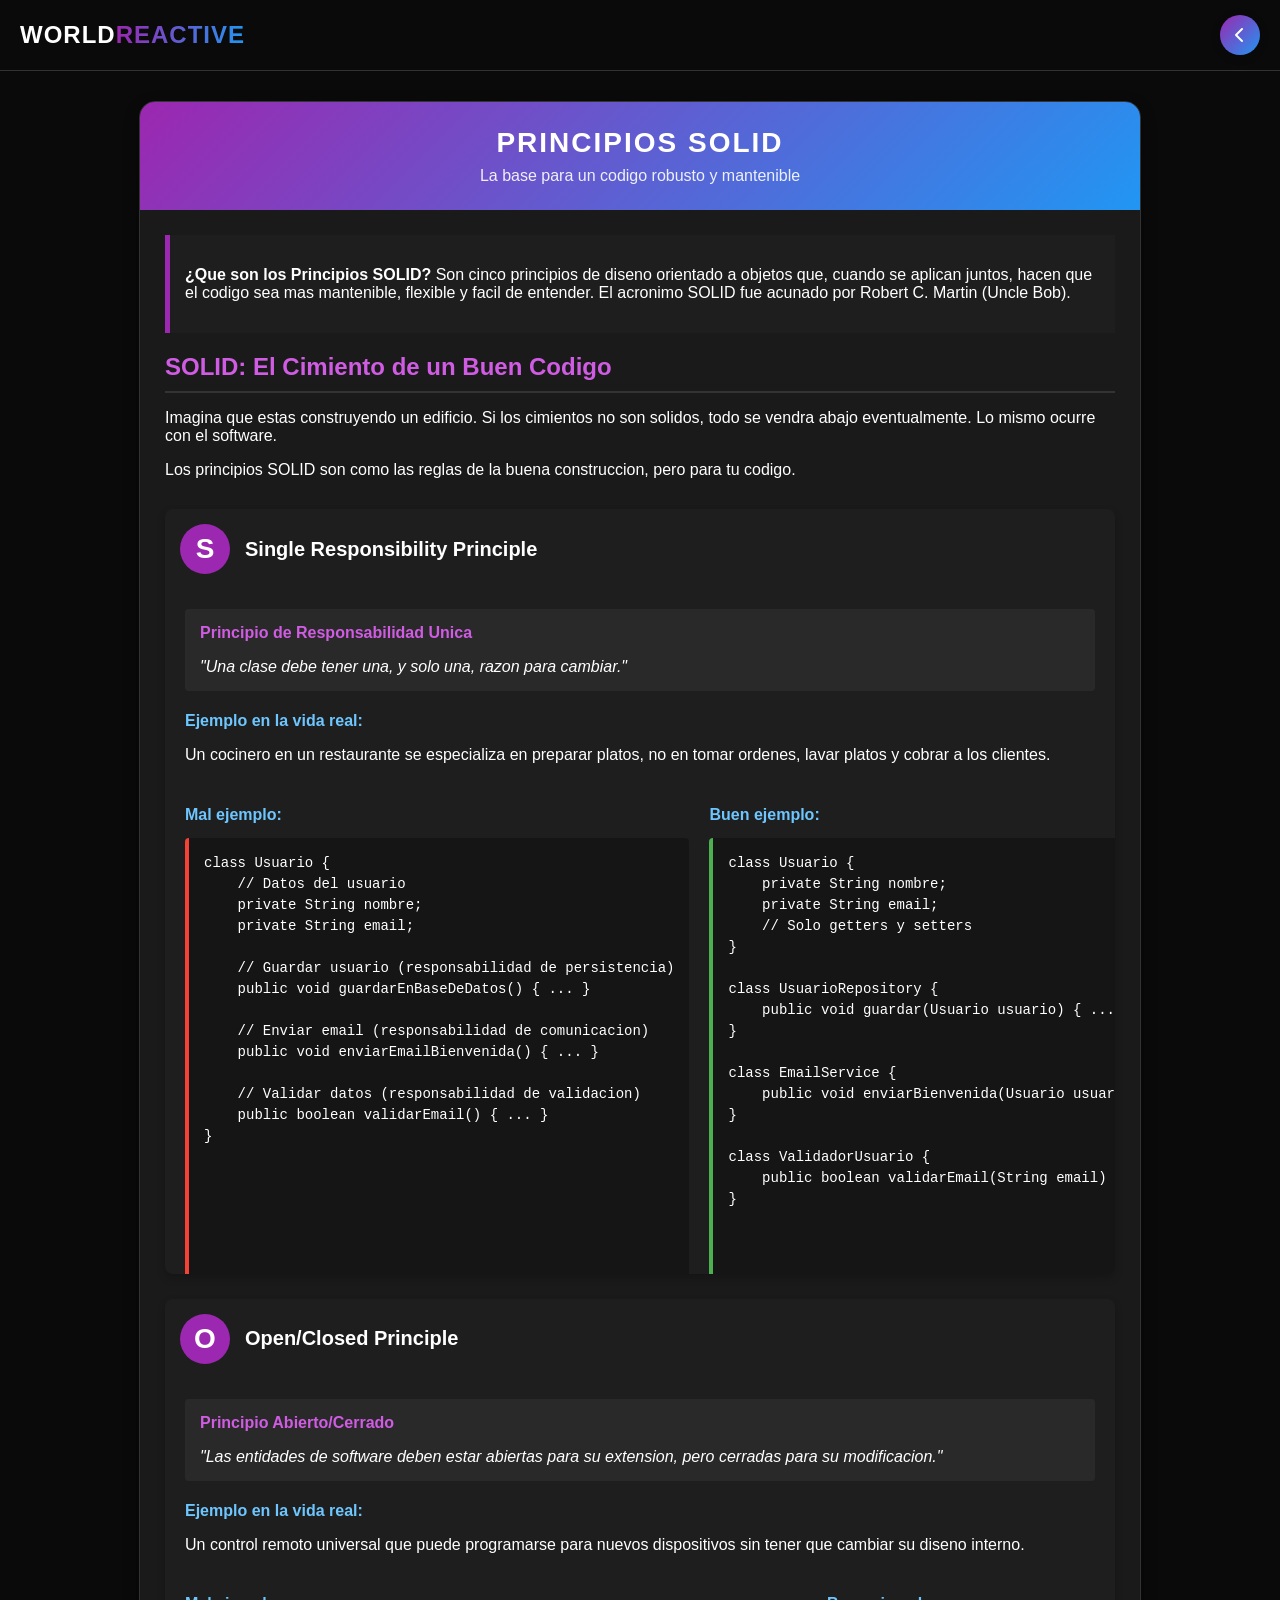
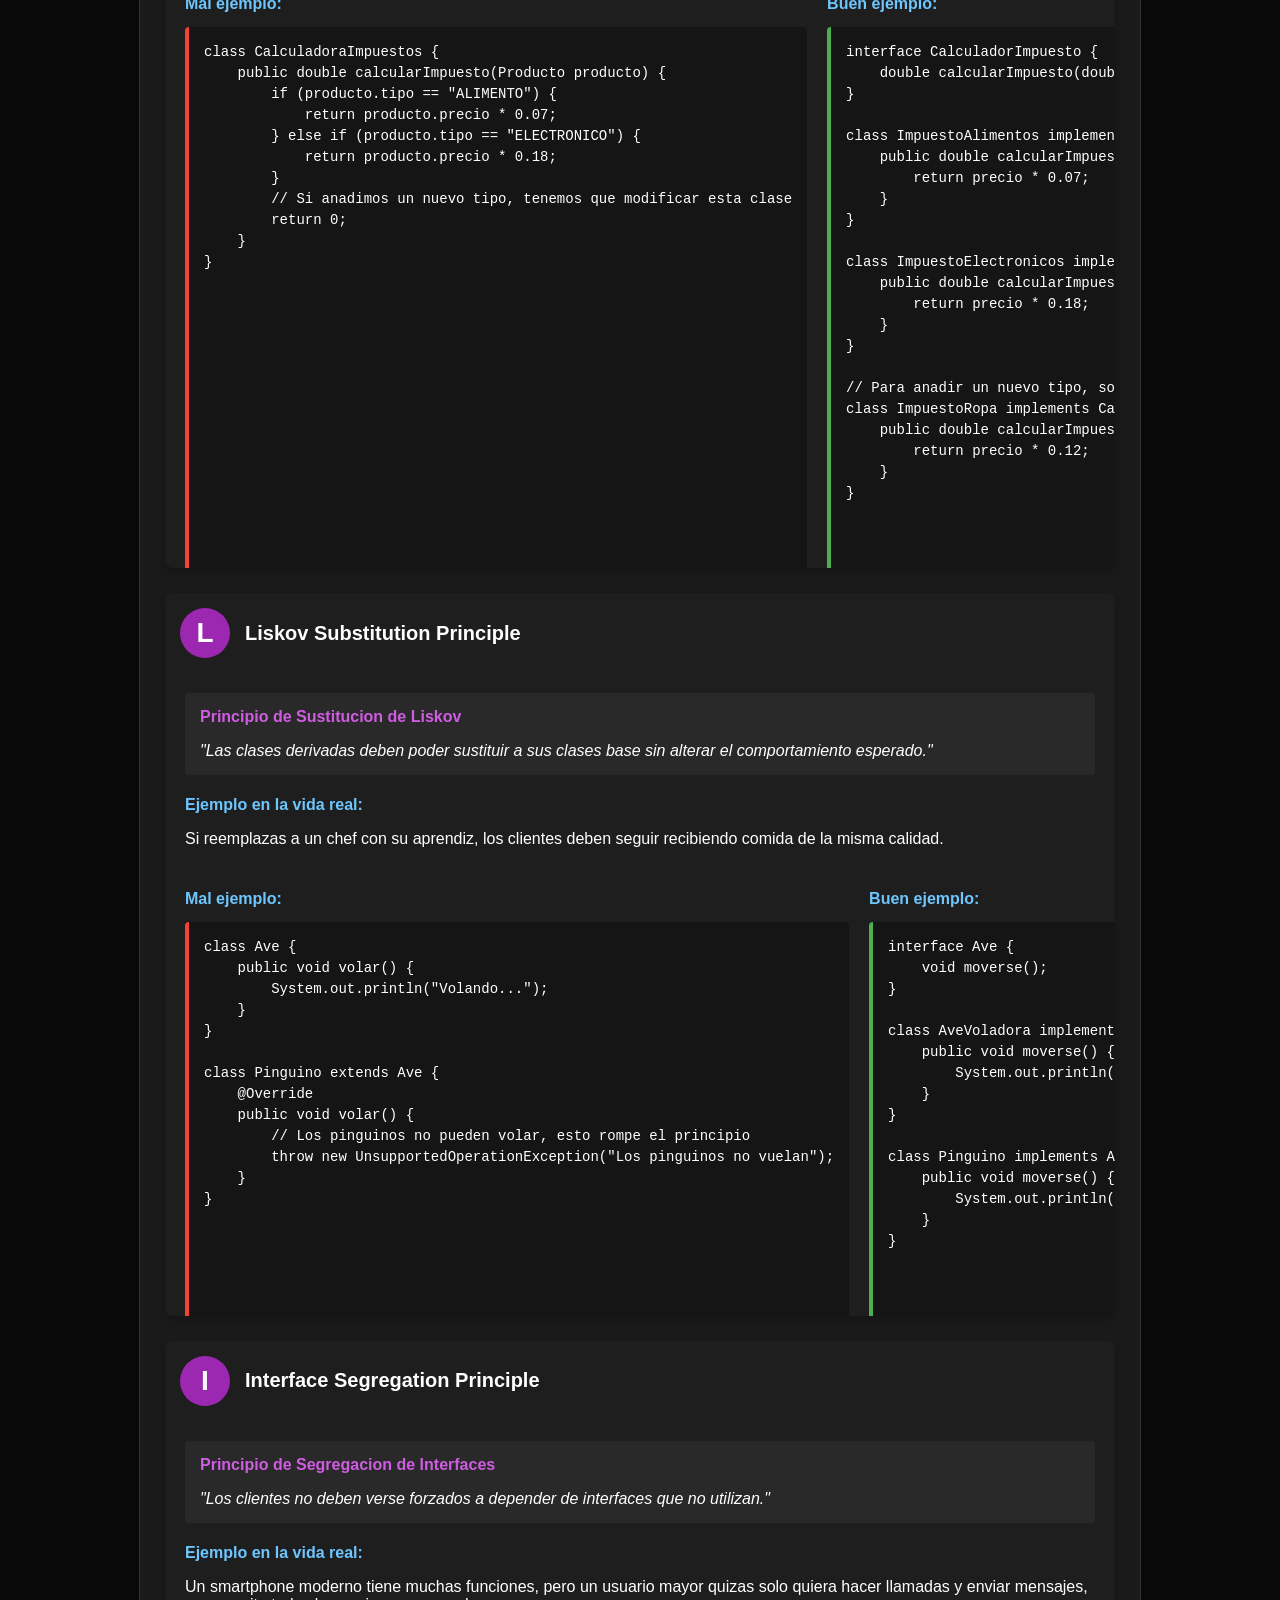
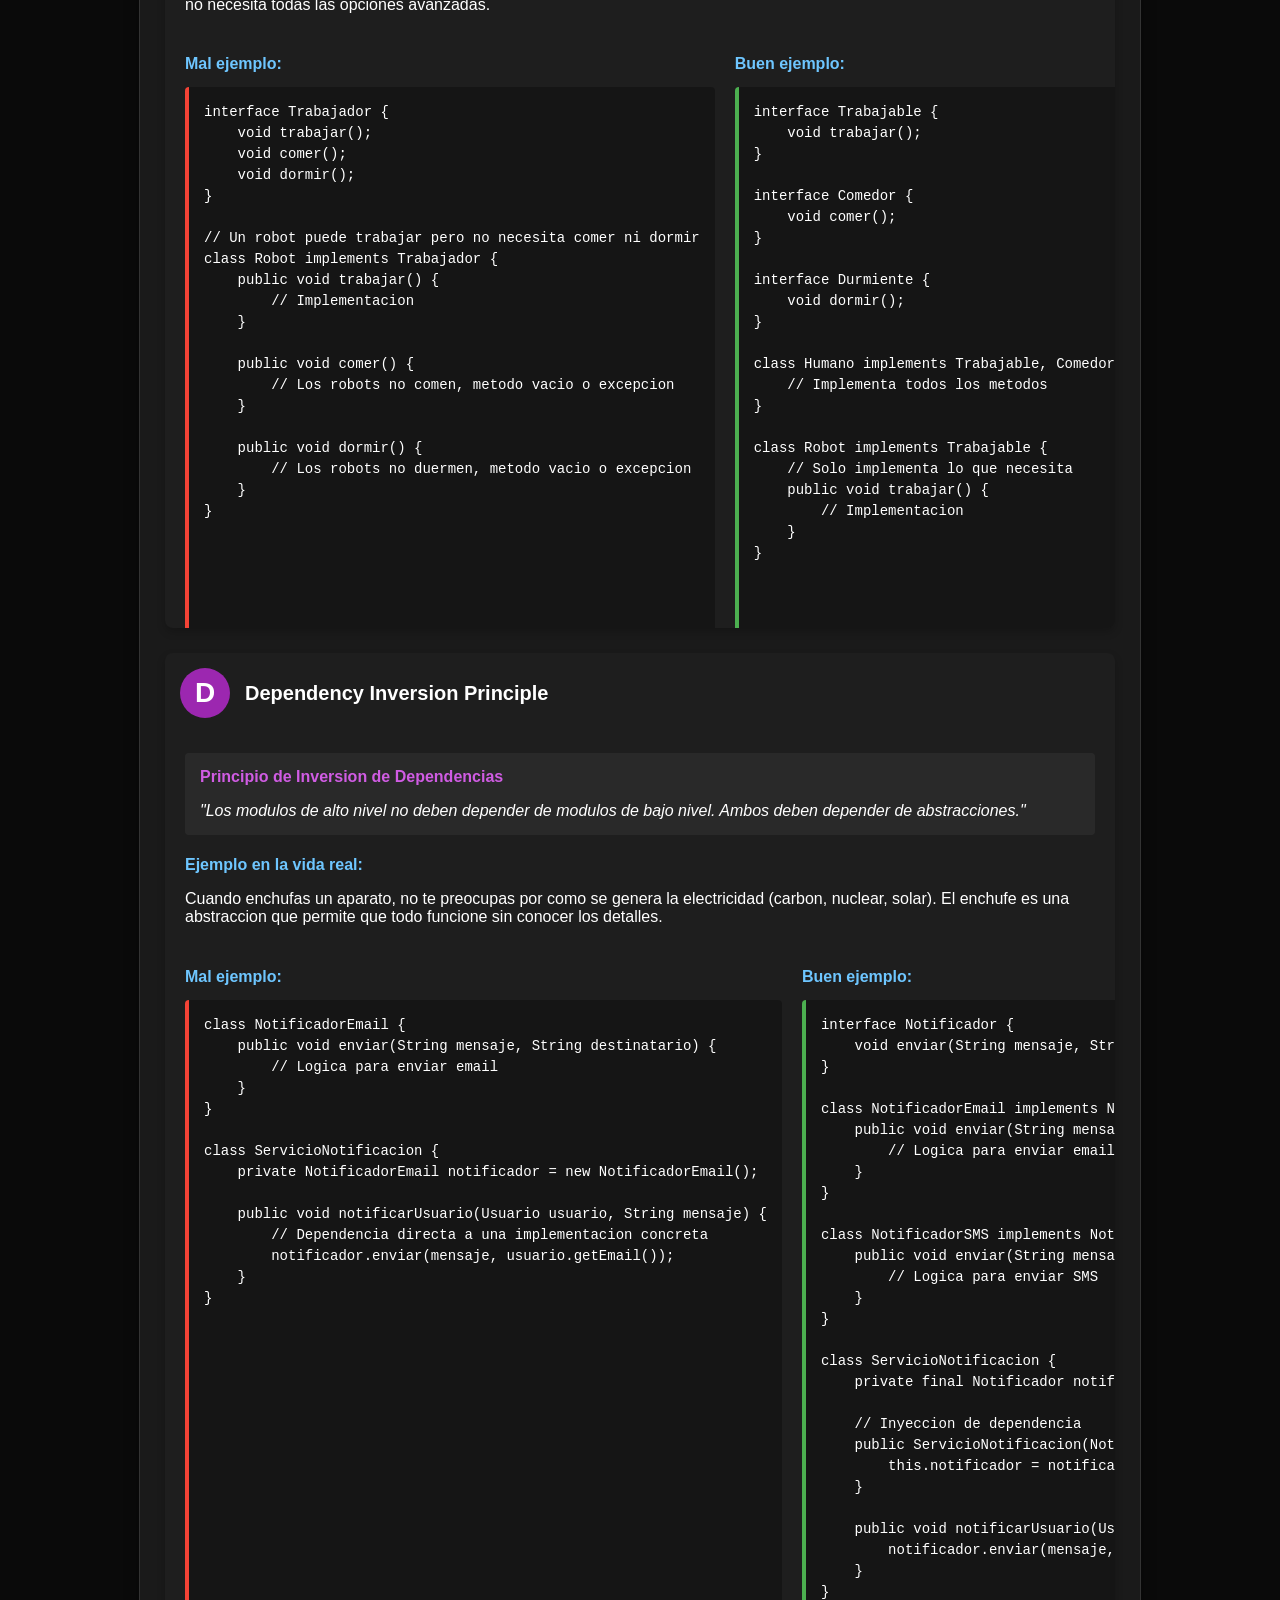
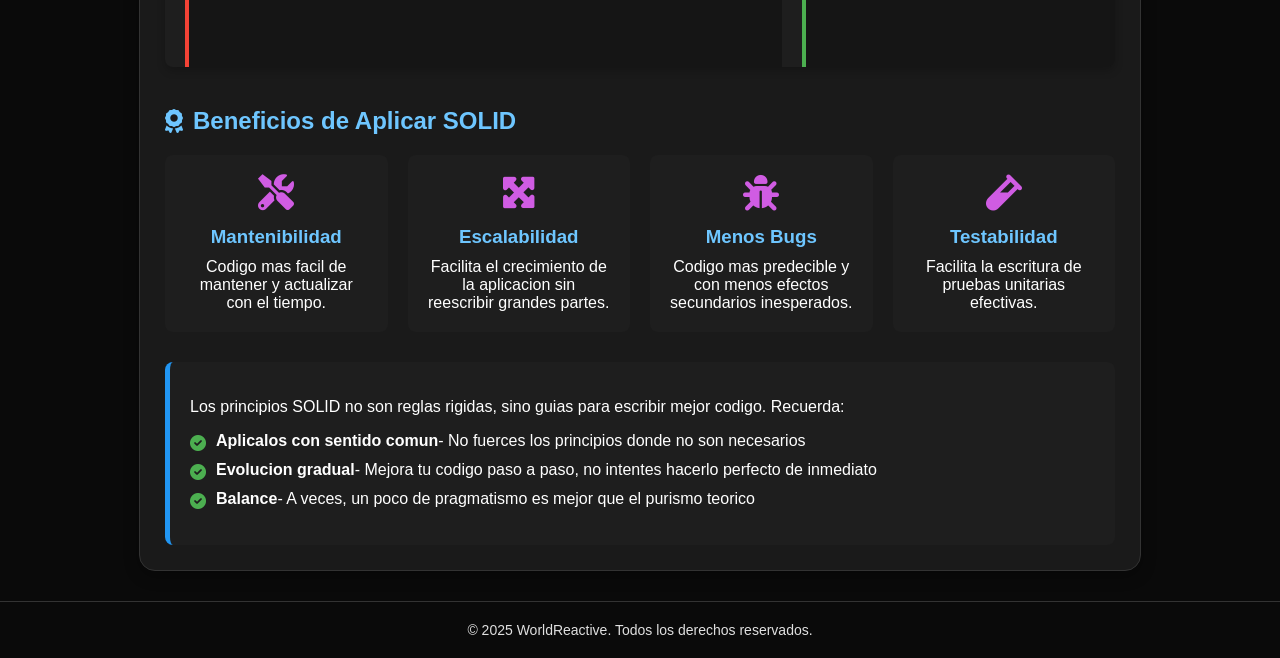
<file: pages/Pildora003.html>
<!DOCTYPE html>
<html lang="es">
<head>
    <meta charset="UTF-8">
    <meta name="viewport" content="width=device-width, initial-scale=1.0">
    <title>Pildora Informativa: Principios SOLID</title>
    <link rel="stylesheet" href="pildora02.css">
    <link rel="stylesheet" href="https://cdnjs.cloudflare.com/ajax/libs/font-awesome/6.0.0/css/all.min.css">
</head>
<body>
    <div class="nav-header">
        <div class="logo">
            <span class="world">WORLD</span><span class="reactive">REACTIVE</span>
        </div>
        <a href="../index.html" class="back-button" title="Volver a la pagina principal"><i class="fas fa-chevron-left"></i></a>
    </div>
    
    <div class="pildora">
        <div class="pildora-header">
            <h1 class="pildora-title">Principios SOLID</h1>
            <div class="pildora-subtitle">La base para un codigo robusto y mantenible</div>
        </div>
        
        <div class="pildora-content">
            <div class="definition-box">
                <p><strong>¿Que son los Principios SOLID?</strong> Son cinco principios de diseno orientado a objetos que, cuando se aplican juntos, hacen que el codigo sea mas mantenible, flexible y facil de entender. El acronimo SOLID fue acunado por Robert C. Martin (Uncle Bob).</p>
            </div>
            
            <div class="solid-intro">
                <h2>SOLID: El Cimiento de un Buen Codigo</h2>
                <p>Imagina que estas construyendo un edificio. Si los cimientos no son solidos, todo se vendra abajo eventualmente. Lo mismo ocurre con el software.</p>
                <p>Los principios SOLID son como las reglas de la buena construccion, pero para tu codigo.</p>
            </div>
            
            <div class="principios-grid">
                <div class="principio-card">
                    <div class="principio-header">
                        <div class="letra">S</div>
                        <h3>Single Responsibility Principle</h3>
                    </div>
                    <div class="principio-content">
                        <div class="principio-definicion">
                            <p><strong>Principio de Responsabilidad Unica</strong></p>
                            <p>"Una clase debe tener una, y solo una, razon para cambiar."</p>
                        </div>
                        <div class="principio-ejemplo">
                            <h4>Ejemplo en la vida real:</h4>
                            <p>Un cocinero en un restaurante se especializa en preparar platos, no en tomar ordenes, lavar platos y cobrar a los clientes.</p>
                        </div>
                        <div class="principio-codigo-container">
                            <div class="principio-codigo-row">
                                <div class="principio-codigo-col">
                                    <h4>Mal ejemplo:</h4>
                                    <pre class="code-bad">class Usuario {
    // Datos del usuario
    private String nombre;
    private String email;
    
    // Guardar usuario (responsabilidad de persistencia)
    public void guardarEnBaseDeDatos() { ... }
    
    // Enviar email (responsabilidad de comunicacion)
    public void enviarEmailBienvenida() { ... }
    
    // Validar datos (responsabilidad de validacion)
    public boolean validarEmail() { ... }
}</pre>
                                </div>
                                <div class="principio-codigo-col">
                                    <h4>Buen ejemplo:</h4>
                                    <pre class="code-good">class Usuario {
    private String nombre;
    private String email;
    // Solo getters y setters
}

class UsuarioRepository {
    public void guardar(Usuario usuario) { ... }
}

class EmailService {
    public void enviarBienvenida(Usuario usuario) { ... }
}

class ValidadorUsuario {
    public boolean validarEmail(String email) { ... }
}</pre>
                                </div>
                            </div>
                        </div>
                    </div>
                </div>
                
                <div class="principio-card">
                    <div class="principio-header">
                        <div class="letra">O</div>
                        <h3>Open/Closed Principle</h3>
                    </div>
                    <div class="principio-content">
                        <div class="principio-definicion">
                            <p><strong>Principio Abierto/Cerrado</strong></p>
                            <p>"Las entidades de software deben estar abiertas para su extension, pero cerradas para su modificacion."</p>
                        </div>
                        <div class="principio-ejemplo">
                            <h4>Ejemplo en la vida real:</h4>
                            <p>Un control remoto universal que puede programarse para nuevos dispositivos sin tener que cambiar su diseno interno.</p>
                        </div>
                        <div class="principio-codigo-container">
                            <div class="principio-codigo-row">
                                <div class="principio-codigo-col">
                                    <h4>Mal ejemplo:</h4>
                                    <pre class="code-bad">class CalculadoraImpuestos {
    public double calcularImpuesto(Producto producto) {
        if (producto.tipo == "ALIMENTO") {
            return producto.precio * 0.07;
        } else if (producto.tipo == "ELECTRONICO") {
            return producto.precio * 0.18;
        }
        // Si anadimos un nuevo tipo, tenemos que modificar esta clase
        return 0;
    }
}</pre>
                                </div>
                                <div class="principio-codigo-col">
                                    <h4>Buen ejemplo:</h4>
                                    <pre class="code-good">interface CalculadorImpuesto {
    double calcularImpuesto(double precio);
}

class ImpuestoAlimentos implements CalculadorImpuesto {
    public double calcularImpuesto(double precio) {
        return precio * 0.07;
    }
}

class ImpuestoElectronicos implements CalculadorImpuesto {
    public double calcularImpuesto(double precio) {
        return precio * 0.18;
    }
}

// Para anadir un nuevo tipo, solo creamos una nueva clase
class ImpuestoRopa implements CalculadorImpuesto {
    public double calcularImpuesto(double precio) {
        return precio * 0.12;
    }
}</pre>
                                </div>
                            </div>
                        </div>
                    </div>
                </div>
                
                <div class="principio-card">
                    <div class="principio-header">
                        <div class="letra">L</div>
                        <h3>Liskov Substitution Principle</h3>
                    </div>
                    <div class="principio-content">
                        <div class="principio-definicion">
                            <p><strong>Principio de Sustitucion de Liskov</strong></p>
                            <p>"Las clases derivadas deben poder sustituir a sus clases base sin alterar el comportamiento esperado."</p>
                        </div>
                        <div class="principio-ejemplo">
                            <h4>Ejemplo en la vida real:</h4>
                            <p>Si reemplazas a un chef con su aprendiz, los clientes deben seguir recibiendo comida de la misma calidad.</p>
                        </div>
                        <div class="principio-codigo-container">
                            <div class="principio-codigo-row">
                                <div class="principio-codigo-col">
                                    <h4>Mal ejemplo:</h4>
                                    <pre class="code-bad">class Ave {
    public void volar() {
        System.out.println("Volando...");
    }
}

class Pinguino extends Ave {
    @Override
    public void volar() {
        // Los pinguinos no pueden volar, esto rompe el principio
        throw new UnsupportedOperationException("Los pinguinos no vuelan");
    }
}</pre>
                                </div>
                                <div class="principio-codigo-col">
                                    <h4>Buen ejemplo:</h4>
                                    <pre class="code-good">interface Ave {
    void moverse();
}

class AveVoladora implements Ave {
    public void moverse() {
        System.out.println("Volando...");
    }
}

class Pinguino implements Ave {
    public void moverse() {
        System.out.println("Nadando y caminando...");
    }
}</pre>
                                </div>
                            </div>
                        </div>
                    </div>
                </div>
                
                <div class="principio-card">
                    <div class="principio-header">
                        <div class="letra">I</div>
                        <h3>Interface Segregation Principle</h3>
                    </div>
                    <div class="principio-content">
                        <div class="principio-definicion">
                            <p><strong>Principio de Segregacion de Interfaces</strong></p>
                            <p>"Los clientes no deben verse forzados a depender de interfaces que no utilizan."</p>
                        </div>
                        <div class="principio-ejemplo">
                            <h4>Ejemplo en la vida real:</h4>
                            <p>Un smartphone moderno tiene muchas funciones, pero un usuario mayor quizas solo quiera hacer llamadas y enviar mensajes, no necesita todas las opciones avanzadas.</p>
                        </div>
                        <div class="principio-codigo-container">
                            <div class="principio-codigo-row">
                                <div class="principio-codigo-col">
                                    <h4>Mal ejemplo:</h4>
                                    <pre class="code-bad">interface Trabajador {
    void trabajar();
    void comer();
    void dormir();
}

// Un robot puede trabajar pero no necesita comer ni dormir
class Robot implements Trabajador {
    public void trabajar() {
        // Implementacion
    }
    
    public void comer() {
        // Los robots no comen, metodo vacio o excepcion
    }
    
    public void dormir() {
        // Los robots no duermen, metodo vacio o excepcion
    }
}</pre>
                                </div>
                                <div class="principio-codigo-col">
                                    <h4>Buen ejemplo:</h4>
                                    <pre class="code-good">interface Trabajable {
    void trabajar();
}

interface Comedor {
    void comer();
}

interface Durmiente {
    void dormir();
}

class Humano implements Trabajable, Comedor, Durmiente {
    // Implementa todos los metodos
}

class Robot implements Trabajable {
    // Solo implementa lo que necesita
    public void trabajar() {
        // Implementacion
    }
}</pre>
                                </div>
                            </div>
                        </div>
                    </div>
                </div>
                
                <div class="principio-card">
                    <div class="principio-header">
                        <div class="letra">D</div>
                        <h3>Dependency Inversion Principle</h3>
                    </div>
                    <div class="principio-content">
                        <div class="principio-definicion">
                            <p><strong>Principio de Inversion de Dependencias</strong></p>
                            <p>"Los modulos de alto nivel no deben depender de modulos de bajo nivel. Ambos deben depender de abstracciones."</p>
                        </div>
                        <div class="principio-ejemplo">
                            <h4>Ejemplo en la vida real:</h4>
                            <p>Cuando enchufas un aparato, no te preocupas por como se genera la electricidad (carbon, nuclear, solar). El enchufe es una abstraccion que permite que todo funcione sin conocer los detalles.</p>
                        </div>
                        <div class="principio-codigo-container">
                            <div class="principio-codigo-row">
                                <div class="principio-codigo-col">
                                    <h4>Mal ejemplo:</h4>
                                    <pre class="code-bad">class NotificadorEmail {
    public void enviar(String mensaje, String destinatario) {
        // Logica para enviar email
    }
}

class ServicioNotificacion {
    private NotificadorEmail notificador = new NotificadorEmail();
    
    public void notificarUsuario(Usuario usuario, String mensaje) {
        // Dependencia directa a una implementacion concreta
        notificador.enviar(mensaje, usuario.getEmail());
    }
}</pre>
                                </div>
                                <div class="principio-codigo-col">
                                    <h4>Buen ejemplo:</h4>
                                    <pre class="code-good">interface Notificador {
    void enviar(String mensaje, String destinatario);
}

class NotificadorEmail implements Notificador {
    public void enviar(String mensaje, String destinatario) {
        // Logica para enviar email
    }
}

class NotificadorSMS implements Notificador {
    public void enviar(String mensaje, String destinatario) {
        // Logica para enviar SMS
    }
}

class ServicioNotificacion {
    private final Notificador notificador;
    
    // Inyeccion de dependencia
    public ServicioNotificacion(Notificador notificador) {
        this.notificador = notificador;
    }
    
    public void notificarUsuario(Usuario usuario, String mensaje) {
        notificador.enviar(mensaje, usuario.getContacto());
    }
}</pre>
                                </div>
                            </div>
                        </div>
                    </div>
                </div>
            </div>
            
            <div class="beneficios-section">
                <h2><i class="fas fa-award"></i> Beneficios de Aplicar SOLID</h2>
                <div class="beneficios-grid">
                    <div class="beneficio">
                        <i class="fas fa-tools"></i>
                        <h3>Mantenibilidad</h3>
                        <p>Codigo mas facil de mantener y actualizar con el tiempo.</p>
                    </div>
                    <div class="beneficio">
                        <i class="fas fa-expand-arrows-alt"></i>
                        <h3>Escalabilidad</h3>
                        <p>Facilita el crecimiento de la aplicacion sin reescribir grandes partes.</p>
                    </div>
                    <div class="beneficio">
                        <i class="fas fa-bug"></i>
                        <h3>Menos Bugs</h3>
                        <p>Codigo mas predecible y con menos efectos secundarios inesperados.</p>
                    </div>
                    <div class="beneficio">
                        <i class="fas fa-vial"></i>
                        <h3>Testabilidad</h3>
                        <p>Facilita la escritura de pruebas unitarias efectivas.</p>
                    </div>
                </div>
            </div>
            
            <div class="conclusion-section">
                <p>Los principios SOLID no son reglas rigidas, sino guias para escribir mejor codigo. Recuerda:</p>
                <ul class="conclusion-list">
                    <li><i class="fas fa-check-circle"></i> <strong>Aplicalos con sentido comun</strong> - No fuerces los principios donde no son necesarios</li>
                    <li><i class="fas fa-check-circle"></i> <strong>Evolucion gradual</strong> - Mejora tu codigo paso a paso, no intentes hacerlo perfecto de inmediato</li>
                    <li><i class="fas fa-check-circle"></i> <strong>Balance</strong> - A veces, un poco de pragmatismo es mejor que el purismo teorico</li>
                </ul>
            </div>
        </div>
    </div>
    
    <footer>
        © 2025 WorldReactive. Todos los derechos reservados.
    </footer>
</body>
</html>
</file>
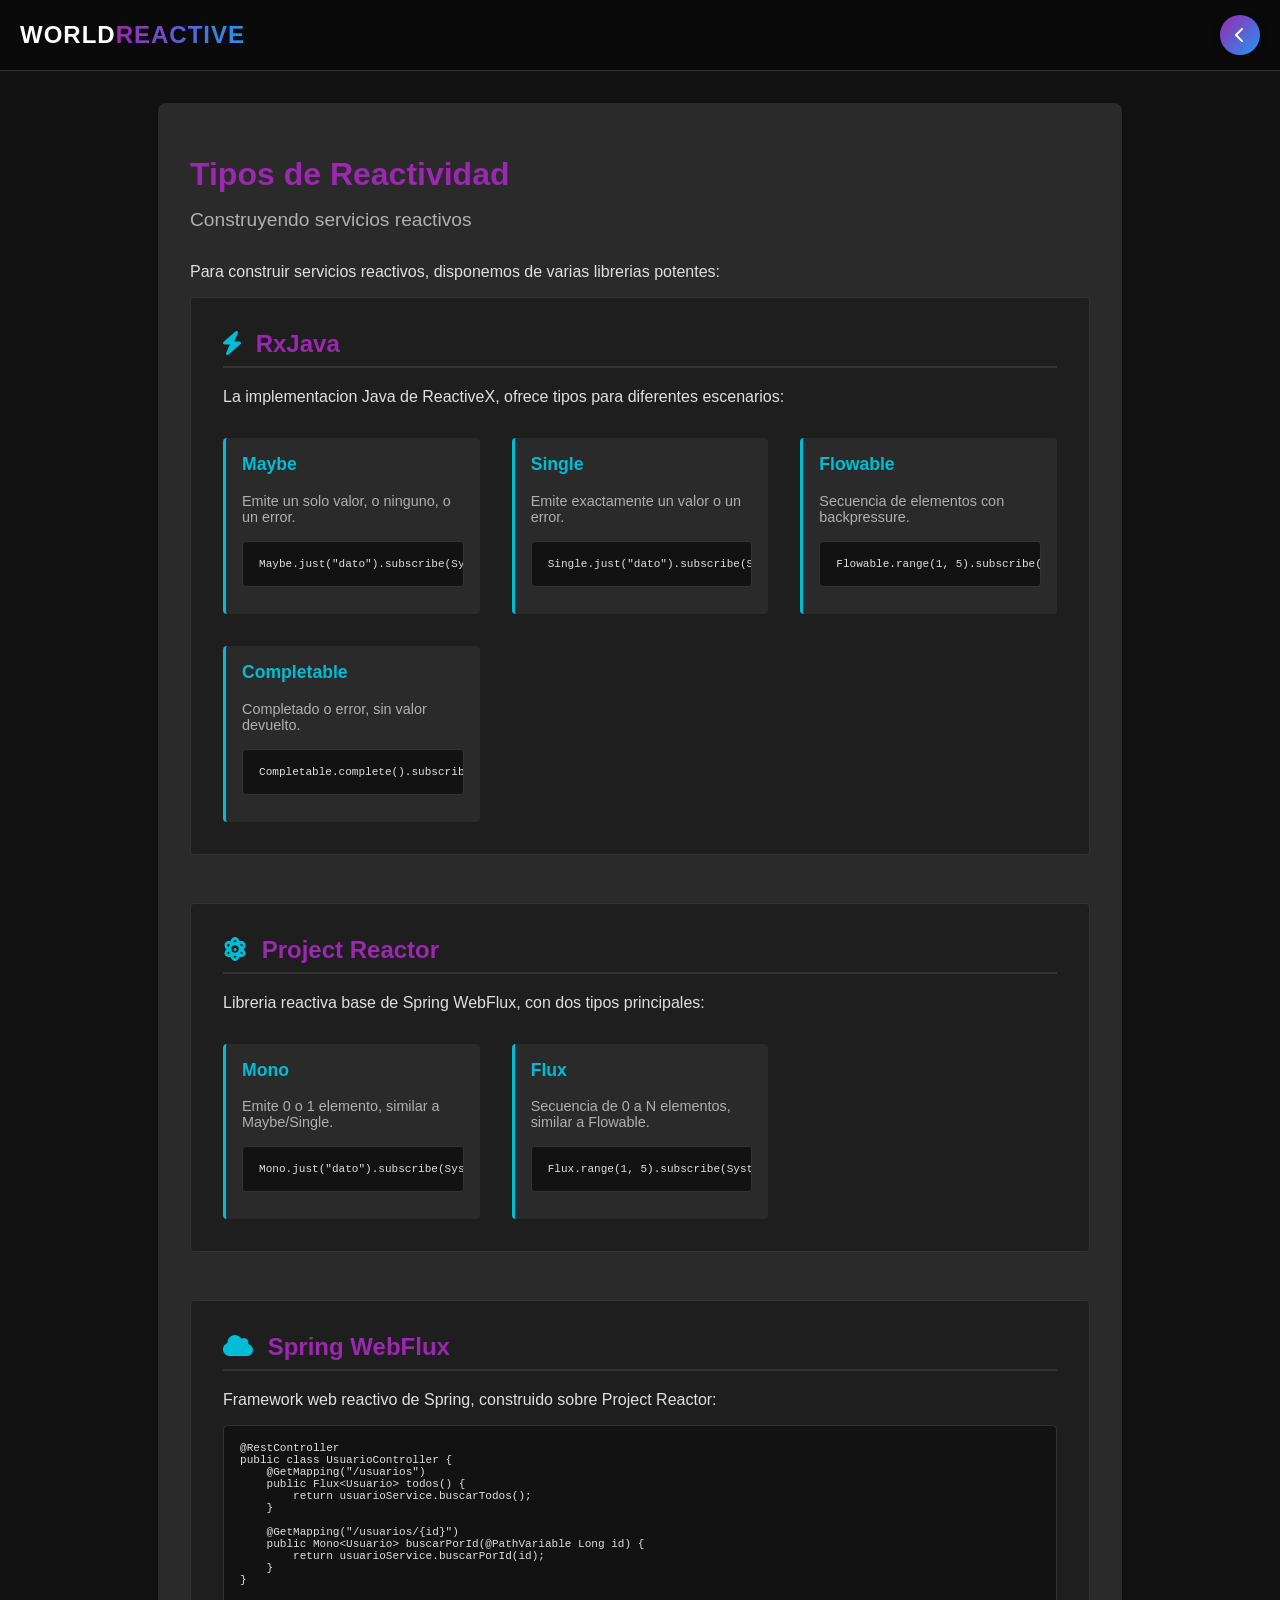
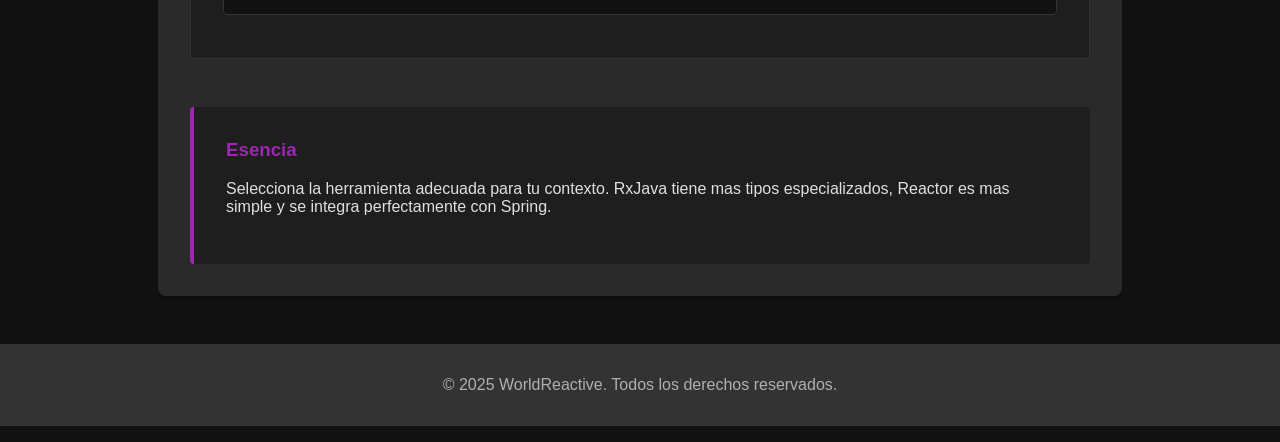
<file: pages/Pildora005.html>
<!DOCTYPE html>
<html lang="es">
<head>
    <meta charset="UTF-8">
    <meta name="viewport" content="width=device-width, initial-scale=1.0">
    <title>Pildora Informativa: Tipos de Reactividad</title>
    <link rel="stylesheet" href="pildora05.css">
    <link rel="stylesheet" href="https://cdnjs.cloudflare.com/ajax/libs/font-awesome/6.0.0/css/all.min.css">
</head>
<body>
    <div class="nav-header">
    <div class="logo">
        <span class="world">WORLD</span><span class="reactive">REACTIVE</span>
    </div>
    <a href="../index.html" class="back-button" title="Volver a la página principal"><i class="fas fa-chevron-left"></i></a>
</div>
    <div class="pildora">
        <h1 class="pildora-title">Tipos de Reactividad</h1>
        <div class="pildora-subtitle">Construyendo servicios reactivos</div>
        <div class="pildora-content">
            <p>Para construir servicios reactivos, disponemos de varias librerias potentes:</p>
            
            <div class="lib-section">
                <h2><i class="fas fa-bolt"></i> RxJava</h2>
                <p>La implementacion Java de ReactiveX, ofrece tipos para diferentes escenarios:</p>
                <div class="types-grid">
                    <div class="type-card">
                        <h3>Maybe</h3>
                        <p>Emite un solo valor, o ninguno, o un error.</p>
                        <pre>Maybe.just("dato").subscribe(System.out::println);</pre>
                    </div>
                    <div class="type-card">
                        <h3>Single</h3>
                        <p>Emite exactamente un valor o un error.</p>
                        <pre>Single.just("dato").subscribe(System.out::println);</pre>
                    </div>
                    <div class="type-card">
                        <h3>Flowable</h3>
                        <p>Secuencia de elementos con backpressure.</p>
                        <pre>Flowable.range(1, 5).subscribe(System.out::println);</pre>
                    </div>
                    <div class="type-card">
                        <h3>Completable</h3>
                        <p>Completado o error, sin valor devuelto.</p>
                        <pre>Completable.complete().subscribe(() -> System.out.println("Completado"));</pre>
                    </div>
                </div>
            </div>
            
            <div class="lib-section">
                <h2><i class="fas fa-atom"></i> Project Reactor</h2>
                <p>Libreria reactiva base de Spring WebFlux, con dos tipos principales:</p>
                <div class="types-grid">
                    <div class="type-card">
                        <h3>Mono</h3>
                        <p>Emite 0 o 1 elemento, similar a Maybe/Single.</p>
                        <pre>Mono.just("dato").subscribe(System.out::println);</pre>
                    </div>
                    <div class="type-card">
                        <h3>Flux</h3>
                        <p>Secuencia de 0 a N elementos, similar a Flowable.</p>
                        <pre>Flux.range(1, 5).subscribe(System.out::println);</pre>
                    </div>
                </div>
            </div>
            
            <div class="lib-section">
                <h2><i class="fas fa-cloud"></i> Spring WebFlux</h2>
                <p>Framework web reactivo de Spring, construido sobre Project Reactor:</p>
                <pre>
@RestController
public class UsuarioController {
    @GetMapping("/usuarios")
    public Flux&lt;Usuario&gt; todos() {
        return usuarioService.buscarTodos();
    }
    
    @GetMapping("/usuarios/{id}")
    public Mono&lt;Usuario&gt; buscarPorId(@PathVariable Long id) {
        return usuarioService.buscarPorId(id);
    }
}
                </pre>
            </div>
            
            <div class="conclusion-box">
                <h3>Esencia</h3>
                <p>Selecciona la herramienta adecuada para tu contexto. RxJava tiene mas tipos especializados, Reactor es mas simple y se integra perfectamente con Spring.</p>
            </div>
        </div>
    </div>
    <footer>
        © 2025 WorldReactive. Todos los derechos reservados.
    </footer>
</body>
</html>
</file>
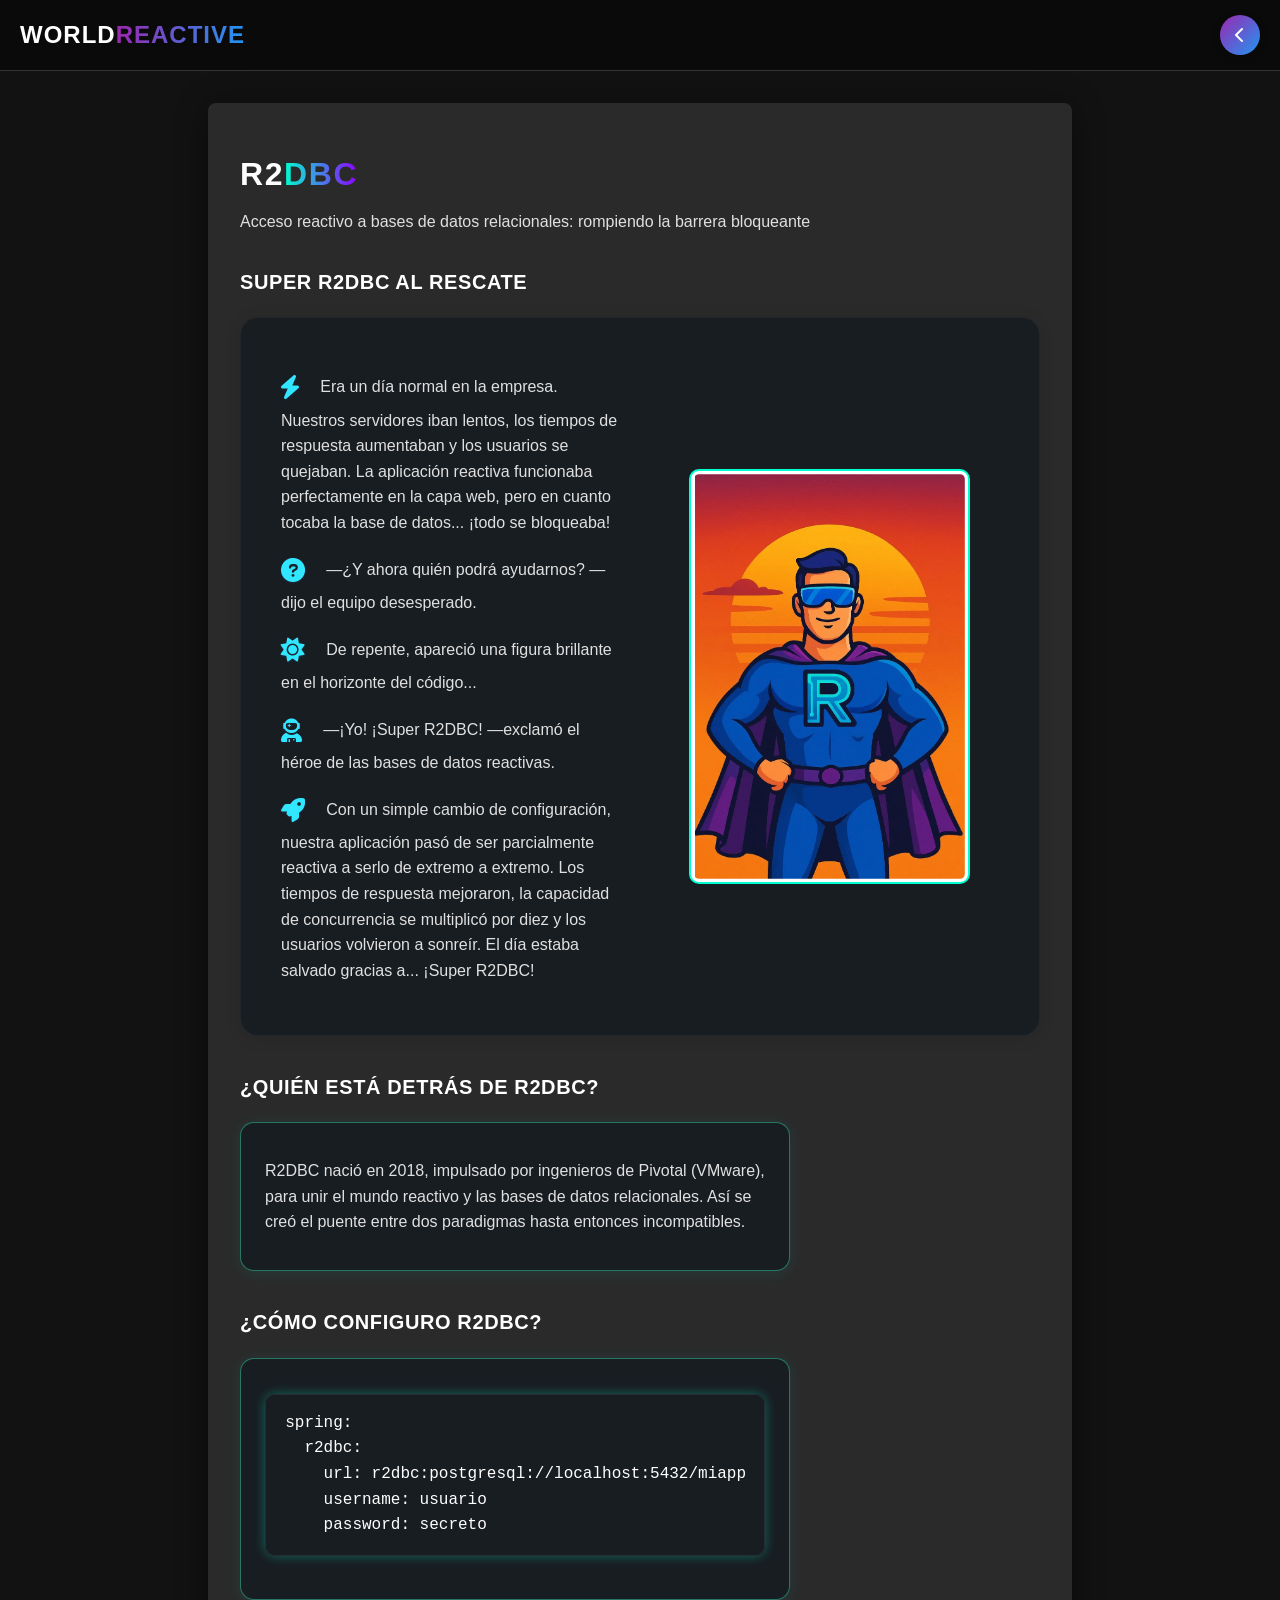
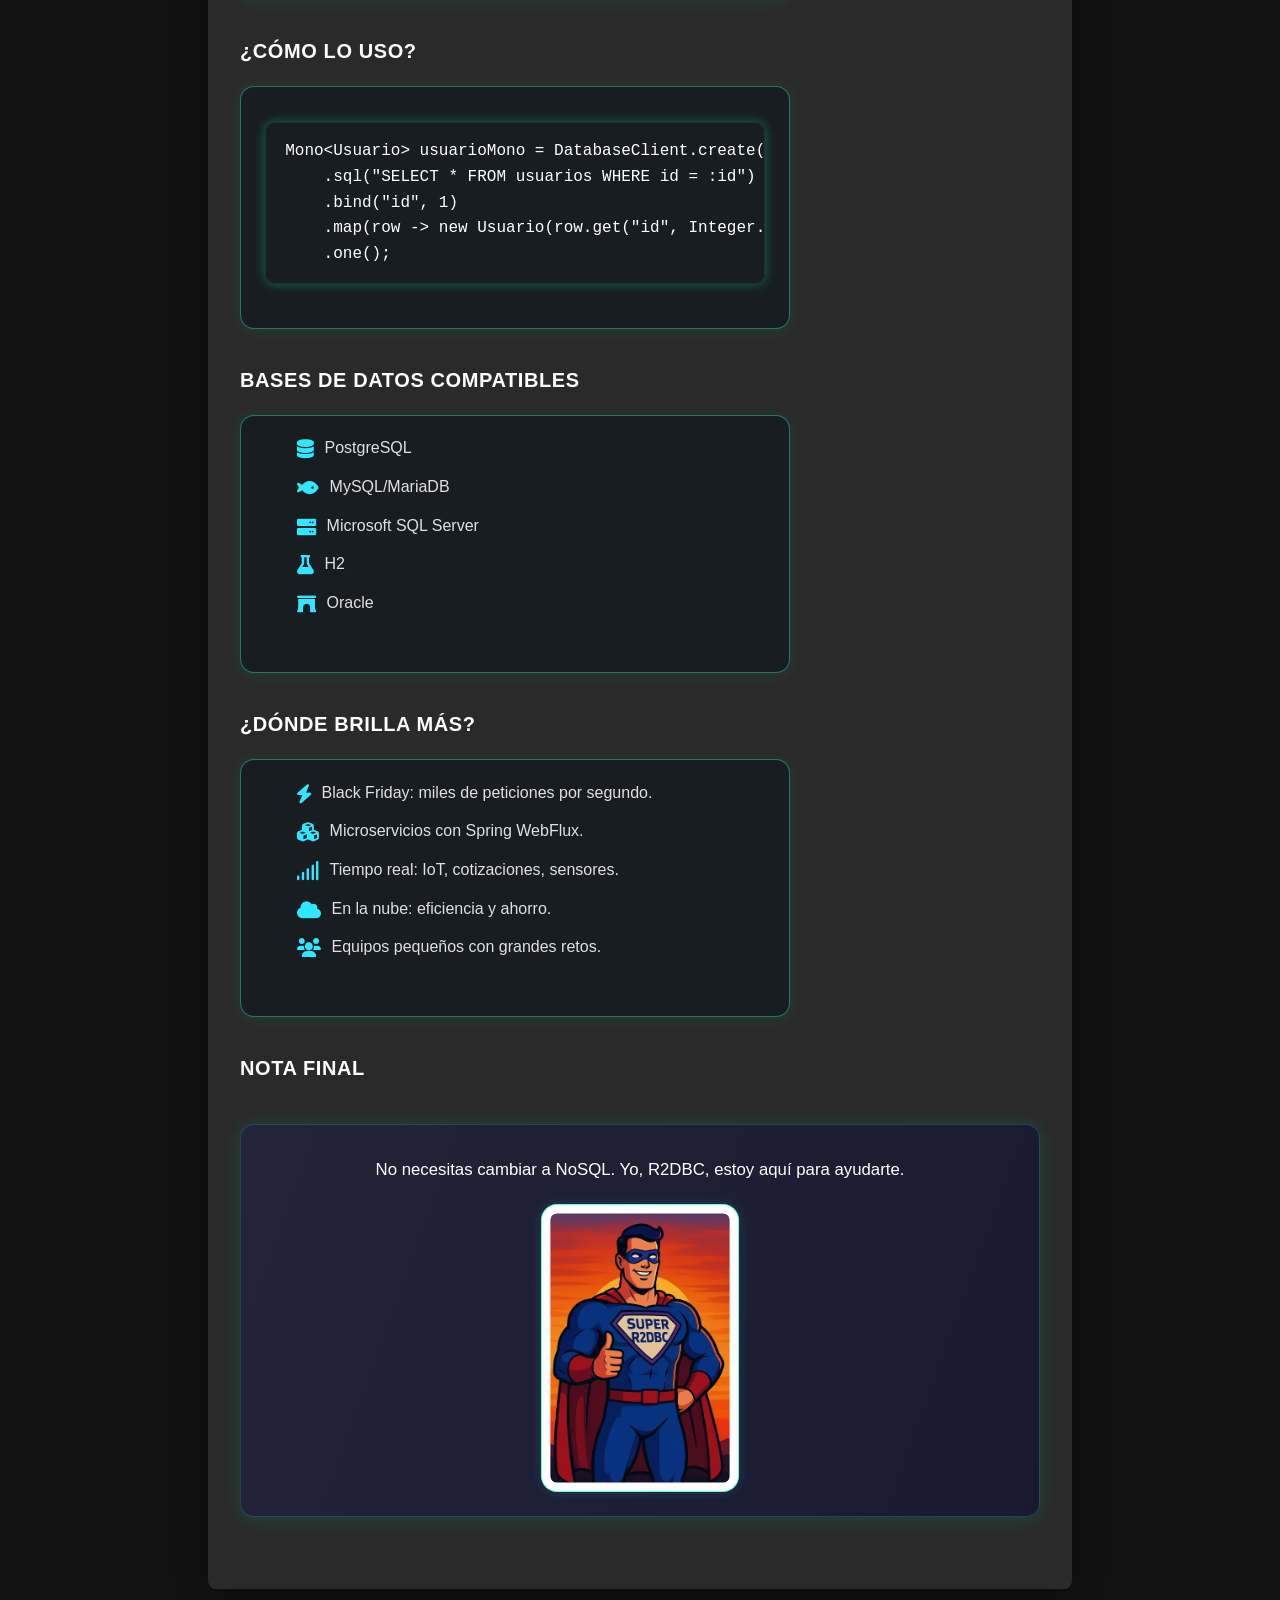
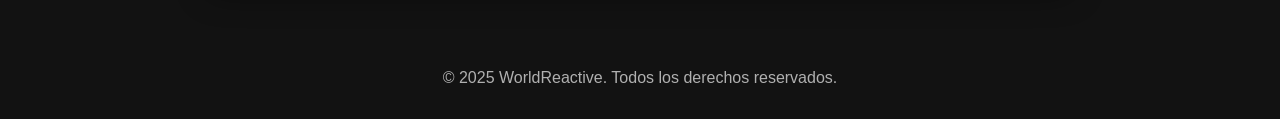
<file: pages/Pildora006.html>
<!DOCTYPE html>
<html lang="es">
<head>
    <meta charset="UTF-8">
    <meta name="viewport" content="width=device-width, initial-scale=1.0">
    <title>Pildora Informativa: R2DBC</title>
    <link rel="stylesheet" href="pildora06.css">
    <link rel="stylesheet" href="https://cdnjs.cloudflare.com/ajax/libs/font-awesome/6.0.0/css/all.min.css">
</head>
<body>
    <div class="nav-header">
        <div class="logo">
            <span class="world">WORLD</span><span class="reactive">REACTIVE</span>
        </div>
        <a href="../index.html" class="back-button" title="Volver a la página principal"><i class="fas fa-chevron-left"></i></a>
    </div>
    
    <div class="pildora">
        <h1 class="pildora-title">R2<span class="r2dbc-reactive">DBC</span></h1>
        <div class="pildora-subtitle">Acceso reactivo a bases de datos relacionales: rompiendo la barrera bloqueante</div>

<div class="pildora-content">
    <!-- Super R2DBC al rescate -->
    <div class="section-title">Super R2DBC al rescate</div>
    <div class="card-row">
        <div class="card-col">
            <div class="section-content">
                <p><span class="story-bullet"><i class="fas fa-bolt"></i></span> Era un día normal en la empresa. Nuestros servidores iban lentos, los tiempos de respuesta aumentaban y los usuarios se quejaban. La aplicación reactiva funcionaba perfectamente en la capa web, pero en cuanto tocaba la base de datos... ¡todo se bloqueaba!</p>
                <p><span class="story-bullet"><i class="fas fa-question-circle"></i></span> —¿Y ahora quién podrá ayudarnos? —dijo el equipo desesperado.</p>
                <p><span class="story-bullet"><i class="fas fa-sun"></i></span> De repente, apareció una figura brillante en el horizonte del código...</p>
                <p><span class="story-bullet"><i class="fas fa-user-astronaut"></i></span> —¡Yo! ¡Super R2DBC! —exclamó el héroe de las bases de datos reactivas.</p>
                <p><span class="story-bullet"><i class="fas fa-rocket"></i></span> Con un simple cambio de configuración, nuestra aplicación pasó de ser parcialmente reactiva a serlo de extremo a extremo. Los tiempos de respuesta mejoraron, la capacidad de concurrencia se multiplicó por diez y los usuarios volvieron a sonreír. El día estaba salvado gracias a... ¡Super R2DBC!</p>
            </div>
        </div>
        <div class="card-col">
            <img src="../assets/r2dbchero.webp" alt="Super R2DBC Hero" class="section-img" />
        </div>
    </div>

    <!-- ¿Quién está detrás de R2DBC? -->
    <div class="section-title">¿Quién está detrás de R2DBC?</div>
    <div class="section-content">
        <p>R2DBC nació en 2018, impulsado por ingenieros de Pivotal (VMware), para unir el mundo reactivo y las bases de datos relacionales. Así se creó el puente entre dos paradigmas hasta entonces incompatibles.</p>
    </div>

    <!-- ¿Cómo configuro R2DBC? -->
    <div class="section-title">¿Cómo configuro R2DBC?</div>
    <div class="section-content">
        <pre class="config-block">spring:
  r2dbc:
    url: r2dbc:postgresql://localhost:5432/miapp
    username: usuario
    password: secreto</pre>
    </div>

    <!-- ¿Cómo lo uso? -->
    <div class="section-title">¿Cómo lo uso?</div>
    <div class="section-content">
        <pre class="config-block">Mono&lt;Usuario&gt; usuarioMono = DatabaseClient.create(connectionFactory)
    .sql("SELECT * FROM usuarios WHERE id = :id")
    .bind("id", 1)
    .map(row -&gt; new Usuario(row.get("id", Integer.class), row.get("nombre", String.class)))
    .one();</pre>
    </div>

    <!-- Bases de datos compatibles -->
    <div class="section-title">Bases de datos compatibles</div>
    <div class="section-content">
        <ul class="story-bullets-list">
            <li><span class="story-bullet"><i class="fas fa-database"></i></span> PostgreSQL</li>
            <li><span class="story-bullet"><i class="fas fa-fish"></i></span> MySQL/MariaDB</li>
            <li><span class="story-bullet"><i class="fas fa-server"></i></span> Microsoft SQL Server</li>
            <li><span class="story-bullet"><i class="fas fa-flask"></i></span> H2</li>
            <li><span class="story-bullet"><i class="fas fa-archway"></i></span> Oracle</li>
        </ul>
    </div>

    <!-- ¿Dónde brilla más? -->
    <div class="section-title">¿Dónde brilla más?</div>
    <div class="section-content">
        <ul class="story-bullets-list">
            <li><span class="story-bullet"><i class="fas fa-bolt"></i></span> Black Friday: miles de peticiones por segundo.</li>
            <li><span class="story-bullet"><i class="fas fa-cubes"></i></span> Microservicios con Spring WebFlux.</li>
            <li><span class="story-bullet"><i class="fas fa-signal"></i></span> Tiempo real: IoT, cotizaciones, sensores.</li>
            <li><span class="story-bullet"><i class="fas fa-cloud"></i></span> En la nube: eficiencia y ahorro.</li>
            <li><span class="story-bullet"><i class="fas fa-users"></i></span> Equipos pequeños con grandes retos.</li>
        </ul>
    </div>

    <!-- Nota final -->
    <div class="section-title">Nota final</div>
    <div class="final-note">
        <div>No necesitas cambiar a NoSQL. Yo, R2DBC, estoy aquí para ayudarte.</div>
        <img src="../assets/r2dbcok.webp" alt="R2DBC Ok" class="final-note-img" />
    </div>
</div>

            

            


        </div>
    </div>
    
    <footer>
        © 2025 WorldReactive. Todos los derechos reservados.
    </footer>
</body>
</html>
</file>
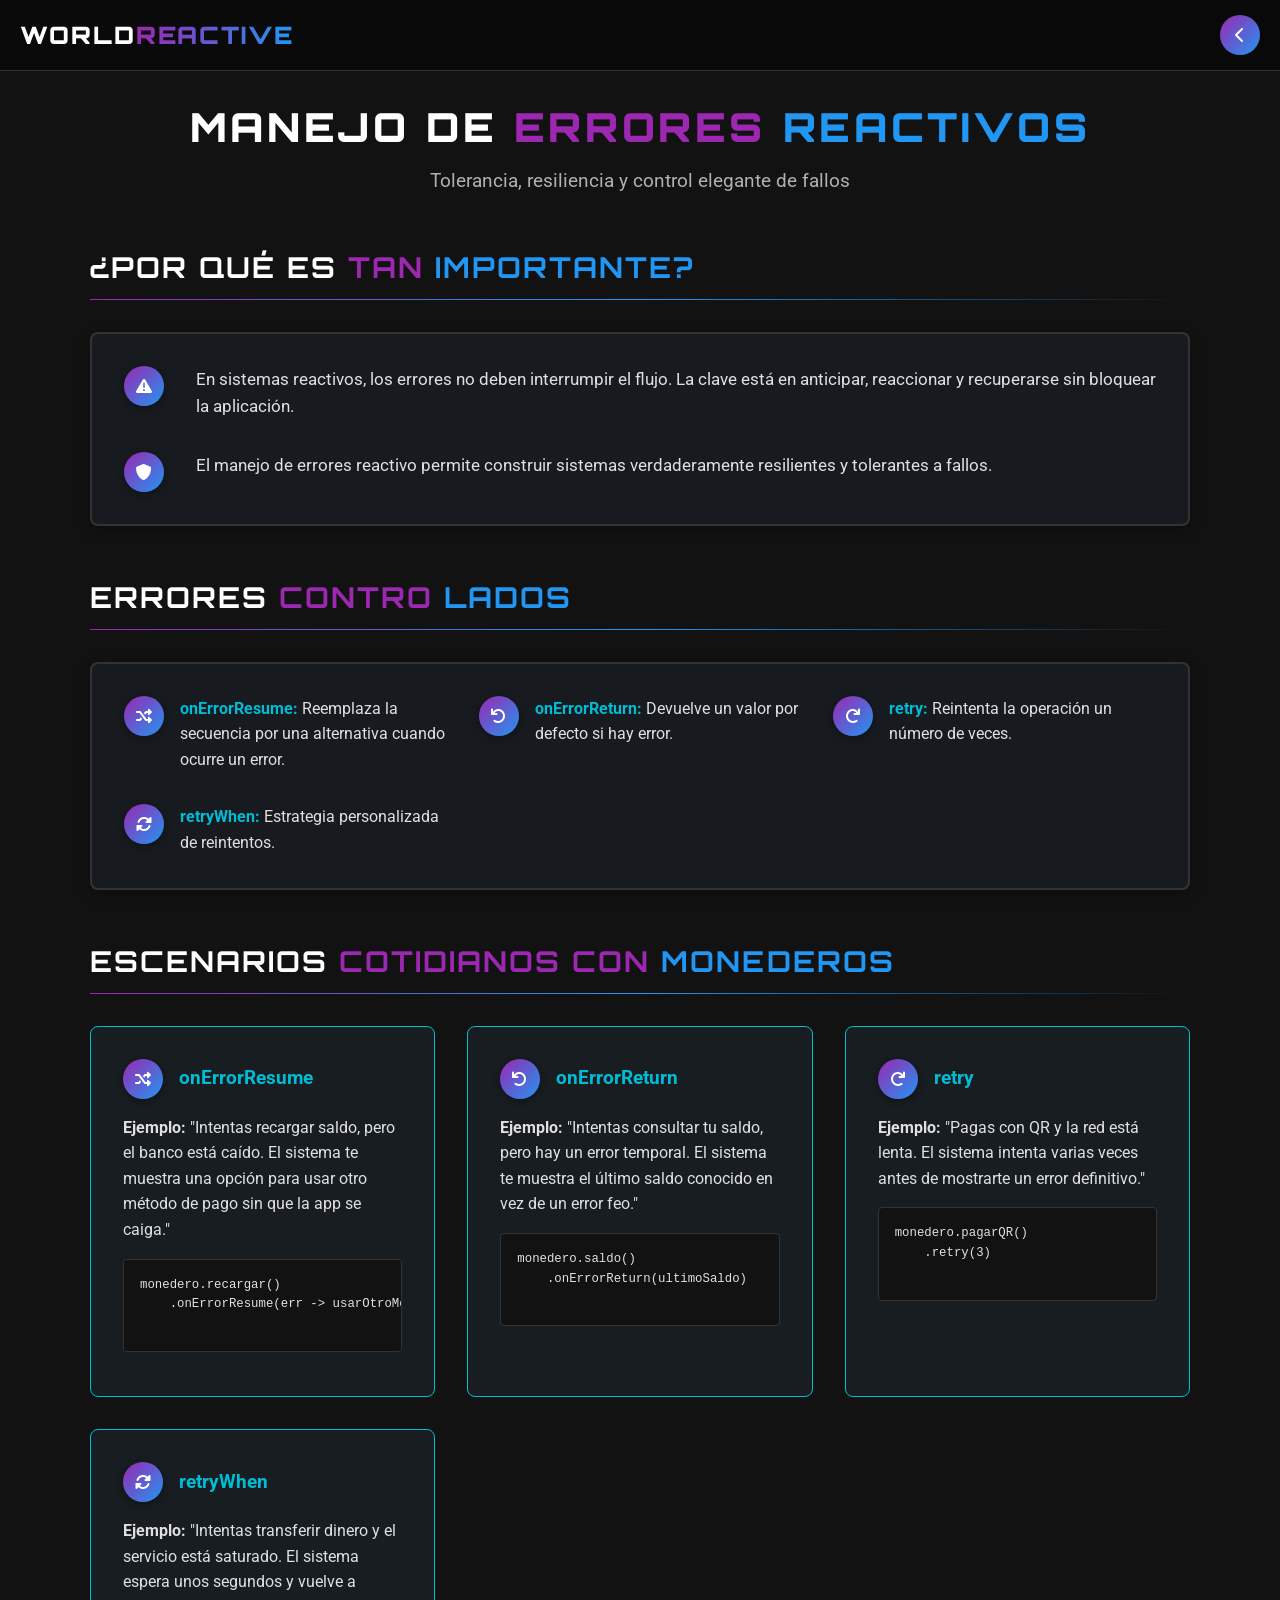
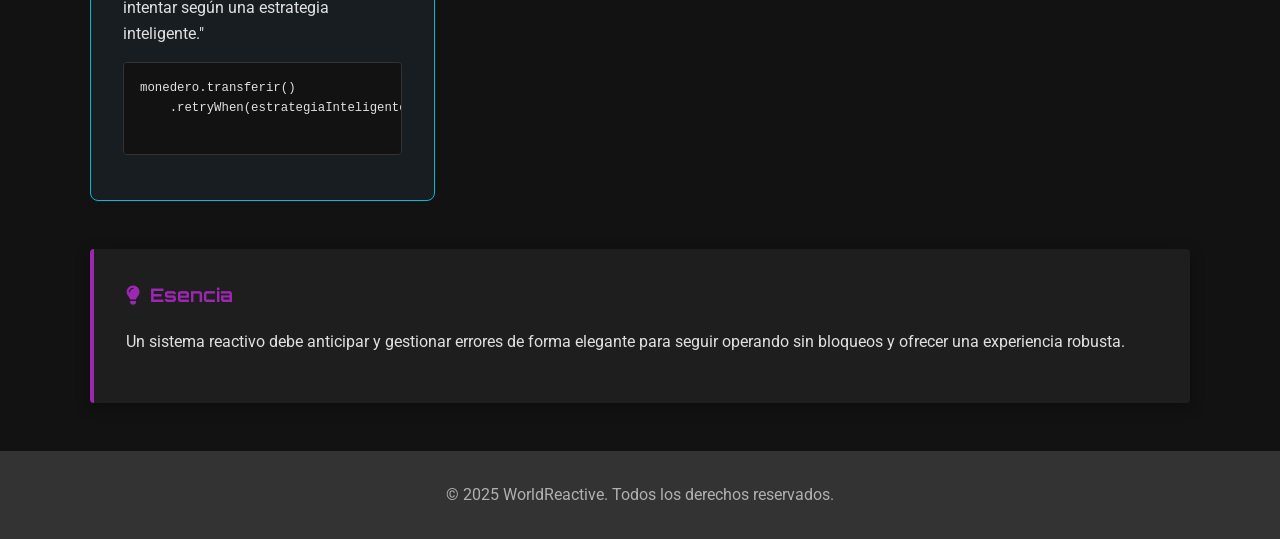
<file: pages/Pildora007.html>
<!DOCTYPE html>
<html lang="es">
<head>
    <meta charset="UTF-8">
    <meta name="viewport" content="width=device-width, initial-scale=1.0">
    <title>Pildora Informativa: Manejo de Errores</title>
    <link rel="preconnect" href="https://fonts.googleapis.com">
    <link rel="preconnect" href="https://fonts.gstatic.com" crossorigin>
    <link href="https://fonts.googleapis.com/css2?family=Orbitron:wght@400;700;900&family=Roboto:wght@400;500;700;900&display=swap" rel="stylesheet">
    <link rel="stylesheet" href="pildora07.css">
    <link rel="stylesheet" href="https://cdnjs.cloudflare.com/ajax/libs/font-awesome/6.0.0/css/all.min.css">
</head>
<body>
    <!-- Cabecera con logo y botón de volver -->
    <div class="nav-header">
        <div class="logo">
            <span class="world">WORLD</span><span class="reactive">REACTIVE</span>
        </div>
        <a href="../index.html" class="back-button" title="Volver a la página principal"><i class="fas fa-chevron-left"></i></a>
    </div>
    
    <!-- Contenedor principal -->
    <div class="pildora">
        <!-- Título tricolor según nueva guía de branding -->
        <h1 class="pildora-title">
            <span class="title-first-part">MANEJO DE </span>
            <span class="title-second-part">ERRORES </span>
            <span class="title-third-part">REACTIVOS</span>
        </h1>
        <div class="pildora-subtitle">Tolerancia, resiliencia y control elegante de fallos</div>
        
        <div class="pildora-content">
            <!-- Primera sección -->
            <div class="section-title-container">
                <h2 class="section-title">
                    <span class="title-first-part">¿POR QUÉ ES </span>
                    <span class="title-second-part">TAN </span>
                    <span class="title-third-part">IMPORTANTE?</span>
                </h2>
            </div>
            
            <div class="full-width-content">
                <div class="section-content">
                    <div class="info-points">
                        <div class="info-item">
                            <div class="icon-circle">
                                <i class="fas fa-exclamation-triangle"></i>
                            </div>
                            <p>En sistemas reactivos, los errores no deben interrumpir el flujo. La clave está en anticipar, reaccionar y recuperarse sin bloquear la aplicación.</p>
                        </div>
                        <div class="info-item">
                            <div class="icon-circle">
                                <i class="fas fa-shield-alt"></i>
                            </div>
                            <p>El manejo de errores reactivo permite construir sistemas verdaderamente resilientes y tolerantes a fallos.</p>
                        </div>
                    </div>
                </div>
            </div>

            <!-- Segunda sección -->
            <div class="section-title-container">
                <h2 class="section-title">
                    <span class="title-first-part">ERRORES </span>
                    <span class="title-second-part">CONTRO</span>
                    <span class="title-third-part">LADOS</span>
                </h2>
            </div>
            
            <div class="full-width-content">
                <div class="section-content">
                    <div class="feature-list-container">
                        <div class="feature-item">
                            <div class="icon-circle">
                                <i class="fas fa-random"></i>
                            </div>
                            <div class="feature-text">
                                <strong>onErrorResume:</strong> Reemplaza la secuencia por una alternativa cuando ocurre un error.
                            </div>
                        </div>
                        <div class="feature-item">
                            <div class="icon-circle">
                                <i class="fas fa-undo"></i>
                            </div>
                            <div class="feature-text">
                                <strong>onErrorReturn:</strong> Devuelve un valor por defecto si hay error.
                            </div>
                        </div>
                        <div class="feature-item">
                            <div class="icon-circle">
                                <i class="fas fa-redo"></i>
                            </div>
                            <div class="feature-text">
                                <strong>retry:</strong> Reintenta la operación un número de veces.
                            </div>
                        </div>
                        <div class="feature-item">
                            <div class="icon-circle">
                                <i class="fas fa-sync-alt"></i>
                            </div>
                            <div class="feature-text">
                                <strong>retryWhen:</strong> Estrategia personalizada de reintentos.
                            </div>
                        </div>
                    </div>
                </div>
            </div>

            <!-- Tercera sección - Casos de uso -->
            <div class="section-title-container">
                <h2 class="section-title">
                    <span class="title-first-part">ESCENARIOS </span>
                    <span class="title-second-part">COTIDIANOS CON </span>
                    <span class="title-third-part">MONEDEROS</span>
                </h2>
            </div>
            
            <!-- Ejemplos de uso -->
            <div class="examples-grid">
                <div class="example-card">
                    <div class="example-header">
                        <div class="icon-circle">
                            <i class="fas fa-random"></i>
                        </div>
                        <strong>onErrorResume</strong>
                    </div>
                    <p><b>Ejemplo:</b> "Intentas recargar saldo, pero el banco está caído. El sistema te muestra una opción para usar otro método de pago sin que la app se caiga."</p>
                    <pre class="code-example">
monedero.recargar()
    .onErrorResume(err -> usarOtroMetodo())
                    </pre>
                </div>
                
                <div class="example-card">
                    <div class="example-header">
                        <div class="icon-circle">
                            <i class="fas fa-undo"></i>
                        </div>
                        <strong>onErrorReturn</strong>
                    </div>
                    <p><b>Ejemplo:</b> "Intentas consultar tu saldo, pero hay un error temporal. El sistema te muestra el último saldo conocido en vez de un error feo."</p>
                    <pre class="code-example">
monedero.saldo()
    .onErrorReturn(ultimoSaldo)
                    </pre>
                </div>
                
                <div class="example-card">
                    <div class="example-header">
                        <div class="icon-circle">
                            <i class="fas fa-redo"></i>
                        </div>
                        <strong>retry</strong>
                    </div>
                    <p><b>Ejemplo:</b> "Pagas con QR y la red está lenta. El sistema intenta varias veces antes de mostrarte un error definitivo."</p>
                    <pre class="code-example">
monedero.pagarQR()
    .retry(3)
                    </pre>
                </div>
                
                <div class="example-card">
                    <div class="example-header">
                        <div class="icon-circle">
                            <i class="fas fa-sync-alt"></i>
                        </div>
                        <strong>retryWhen</strong>
                    </div>
                    <p><b>Ejemplo:</b> "Intentas transferir dinero y el servicio está saturado. El sistema espera unos segundos y vuelve a intentar según una estrategia inteligente."</p>
                    <pre class="code-example">
monedero.transferir()
    .retryWhen(estrategiaInteligente)
                    </pre>
                </div>
            </div>
            
            <!-- Conclusión -->
            <div class="conclusion-box">
                <h3><i class="fas fa-lightbulb"></i> Esencia</h3>
                <p>Un sistema reactivo debe anticipar y gestionar errores de forma elegante para seguir operando sin bloqueos y ofrecer una experiencia robusta.</p>
            </div>
        </div>
    </div>
    
    <!-- Pie de página -->
    <footer>
        © 2025 WorldReactive. Todos los derechos reservados.
    </footer>
</body>
</html>
</file>
<file: css/style.css>
/* ================ BASE STYLES ================ */
:root {
    /* Color Palette */
    --color-primary: #9c27b0; /* Violeta/Fucsia - Energía Reactiva */
    --color-primary-light: #d05ce3;
    --color-primary-dark: #6a0080;
    --color-secondary: #2196f3; /* Azul Cyber - Tecnología */
    --color-secondary-light: #6ec6ff;
    --color-secondary-dark: #0069c0;
    --color-dark: #121212; /* Negro Elegante - Fondo */
    --color-dark-light: #1e1e1e;
    --color-success: #4caf50; /* Verde Luz - Confirmaciones */
    --color-text-secondary: #e0e0e0; /* Blanco Opaco - Textos secundarios */
    --color-text-primary: #ffffff;
    --color-background: #0a0a0a;
    --color-card-bg: #1a1a1a;
    --color-border: #333333;
    
    /* Typography */
    --font-primary: 'Roboto', sans-serif;
    --font-secondary: 'Orbitron', sans-serif;
    
    /* Spacing */
    --spacing-xs: 0.5rem;
    --spacing-sm: 1rem;
    --spacing-md: 2rem;
    --spacing-lg: 3rem;
    --spacing-xl: 5rem;
    
    /* Border Radius */
    --border-radius-sm: 4px;
    --border-radius-md: 8px;
    --border-radius-lg: 16px;
    
    /* Animation */
    --transition-speed: 0.3s;
}

* {
    margin: 0;
    padding: 0;
    box-sizing: border-box;
}

html {
    font-size: 62.5%; /* 10px = 1rem base */
    scroll-behavior: smooth;
}

body {
    font-family: var(--font-primary);
    font-size: 1.6rem;
    line-height: 1.6;
    color: var(--color-text-primary);
    background-color: var(--color-background);
    overflow-x: hidden;
}

a {
    text-decoration: none;
    color: inherit;
    transition: color var(--transition-speed) ease;
}

ul {
    list-style: none;
}

img.responsive-img {
    max-width: 100%;
    height: auto;
    display: block;
}

/* Container */
.container {
    width: 100%;
    max-width: 1200px;
    margin: 0 auto;
    padding: 0 var(--spacing-md);
}

/* ================ TYPOGRAPHY ================ */
h1, h2, h3, h4, h5, h6 {
    font-family: var(--font-secondary);
    margin-bottom: var(--spacing-sm);
    line-height: 1.3;
    font-weight: 700;
}

h1 {
    font-size: 4.8rem;
}

h2 {
    font-size: 3.6rem;
}

h3 {
    font-size: 2.4rem;
}

p {
    margin-bottom: var(--spacing-sm);
}

.section-title {
    text-align: center;
    margin-bottom: 7rem;
    position: relative;
    text-transform: uppercase;
    letter-spacing: 2px;
}

/* LIMPIEZA Y AJUSTE DE PORTAFOLIO */
.portfolio {
    padding-top: 0;
}


.portfolio-card {
    background-color: var(--color-card-bg);
    border-radius: var(--border-radius-lg);
    padding: var(--spacing-md);
    text-align: center;
    box-sizing: border-box;
    flex: 0 0 300px;
    opacity: 0.7;
    transform: scale(0.95);
    transition: opacity 0.3s ease, transform 0.3s ease;
    margin-top: 0;
}

/* Regla eliminada para permitir separación real entre título y tarjetas de portafolio */

.portfolio .section-title {
    margin-bottom: 7rem !important;
}



.section-title::after {
    content: '';
    display: block;
    width: 60px;
    height: 4px;
    background: linear-gradient(to right, var(--color-primary), var(--color-secondary));
    margin: var(--spacing-sm) auto;
    border-radius: var(--border-radius-sm);
}

.highlight {
    background: linear-gradient(to right, var(--color-primary), var(--color-secondary));
    -webkit-background-clip: text;
    background-clip: text;
    color: transparent;
    position: relative;
    display: inline-block;
}

/* ================ BUTTONS ================ */
.btn {
    display: inline-block;
    padding: 1.2rem 2.4rem;
    border-radius: var(--border-radius-md);
    font-family: var(--font-secondary);
    font-weight: 600;
    text-transform: uppercase;
    letter-spacing: 1px;
    cursor: pointer;
    transition: all var(--transition-speed) ease;
    border: none;
    outline: none;
    text-align: center;
}

.btn-primary {
    background: linear-gradient(135deg, var(--color-primary), var(--color-primary-dark));
    color: var(--color-text-primary);
    box-shadow: 0 4px 15px rgba(156, 39, 176, 0.4);
}

.btn-primary:hover {
    transform: translateY(-3px);
    box-shadow: 0 6px 20px rgba(156, 39, 176, 0.6);
}

.btn-secondary {
    background: transparent;
    color: var(--color-text-primary);
    border: 2px solid var(--color-secondary);
    box-shadow: 0 4px 15px rgba(33, 150, 243, 0.2);
}

.btn-secondary:hover {
    background-color: var(--color-secondary);
    transform: translateY(-3px);
    box-shadow: 0 6px 20px rgba(33, 150, 243, 0.4);
}

.btn-small {
    padding: 0.8rem 1.6rem;
    font-size: 1.4rem;
}

/* ================ HEADER & NAVIGATION ================ */

/* ========== ABOUT WORDREACTIVE SECTION ========== */
.about-benefit-check {
    list-style: none;
    padding-left: 0;
    margin: 1.2rem 0 1.2rem 0;
}
.about-benefit-check li {
    font-family: 'Orbitron', 'Roboto', Arial, sans-serif;
    color: #fff;
    font-size: 1.18rem;
    margin-bottom: 0.7rem;
    display: flex;
    align-items: center;
    font-weight: 500;
    letter-spacing: 0.5px;
}
.about-benefit-check li i {
    color: #1de982;
    margin-right: 0.7em;
    font-size: 1.25em;
    min-width: 1.5em;
    text-shadow: 0 0 6px #0f0, 0 0 2px #fff;
}

.about-wordreactive {
    background: #101014;
    color: #fff;
    padding: 3rem 0 2rem 0;
    border-radius: 0 0 24px 24px;
    box-shadow: 0 6px 32px #0003;
    margin-bottom: 2.5rem;
    font-family: 'Roboto', Arial, sans-serif;
    position: relative;
    overflow: visible;
}
    letter-spacing: 1px;
}
.about-content {
    max-width: 1020px;
    margin: 0 auto;
    font-size: 1.35rem;
    line-height: 1.7;
    padding-left: 0.5rem;
    padding-right: 1rem;
}

.about-flex {
    display: flex;
    gap: 2.5rem;
    align-items: center;
    justify-content: space-between;
}
.about-left {
    flex: 1 1 55%;
    min-width: 300px;
}
.about-right {
    flex: 1 1 40%;
    display: flex;
    align-items: center;
    justify-content: center;
}
.about-img-box {
    background: #18182a;
    padding: 1.2rem;
    border-radius: 18px;
    box-shadow: 0 4px 20px #0003;
    display: flex;
    align-items: center;
    justify-content: center;
    max-width: 497px;
    width: 100%;
    margin: 0 auto;
}
.about-img {
    width: 100%;
    max-width: 497px;
    height: auto;
    display: block;
    border-radius: 14px;
    box-shadow: 0 4px 16px #0004;
}
.about-block {
    background: linear-gradient(135deg, rgba(20,22,34,0.90) 0%, rgba(32,34,44,0.94) 100%);
    border: 2.2px solid rgba(80,160,255,0.35) !important;
    border-radius: 28px;
    padding: 2.7rem 2.5rem 2.2rem 2.5rem;
    margin-bottom: 3rem;
    box-shadow:
      0 0 18px 3px #3e3eff44,
      0 0 28px 7px #a259ff33,
      0 0 0 3px #2eccfa22;
    max-width: 810px;
    margin-left: 0;
    margin-right: auto;
    backdrop-filter: blur(2.5px);
    -webkit-backdrop-filter: blur(2.5px);
    transition: box-shadow 0.3s, border-color 0.3s;
    /* Homogeneizar tipografía y color para ambos bloques */
}

.about-block-3col {
    max-width: none !important;
    width: 100%;
    margin-left: 0 !important;
    margin-right: 0 !important;
    box-sizing: border-box;
}

.about-block {
    font-family: var(--font-primary), 'Roboto', Arial, sans-serif;
    font-size: 1.7rem;
    color: var(--color-text-primary);
    line-height: 1.6;
}

.about-blockreactive {
    background: linear-gradient(135deg, rgba(20,22,34,0.90) 0%, rgba(32,34,44,0.94) 100%);
    border: 2.5px solid rgba(255,255,255,0.15);
    border-radius: 28px;
    padding: 2.7rem 2.5rem 2.2rem 2.5rem;
    margin-bottom: 3rem;
    box-shadow: 0 0 16px 2px rgba(255,255,255,0.12), 0 4px 32px #0006;
    max-width: 1100px;
    margin-left: auto;
    margin-right: auto;
    backdrop-filter: blur(2.5px);
    -webkit-backdrop-filter: blur(2.5px);
    transition: box-shadow 0.3s, border-color 0.3s;
    font-family: var(--font-primary), 'Roboto', Arial, sans-serif;
    font-size: 1.7rem;
    color: var(--color-text-primary);
    line-height: 1.6;
}

.about-block p, .about-block ul, .about-block li {
    font-family: inherit;
    font-size: inherit;
    color: inherit;
    line-height: inherit;
}

.about-orbitron-lead.centered-silver-gold {
    text-align: center;
    font-size: 2.7rem;
    color: #fff;
    -webkit-text-stroke: 1.2px #7ed6fa;
    text-shadow: 0 0 6px #7ed6fa44, 0 0 14px #7ed6fa22;
    font-weight: 900;
    letter-spacing: 1.5px;
    margin-bottom: 1.7rem;
    margin-top: 1.7rem;
    margin-left: auto;
    margin-right: auto;
    width: auto;
    display: block;
}

/* Nuevo estilo alternativo */
.about-orbitron-lead-alt {
    font-family: 'Orbitron', 'Roboto', Arial, sans-serif;
    font-size: 5rem;
    color: #fff; /* Letra blanca */
    font-weight: 900;
    letter-spacing: 1.5px;
    margin-bottom: 1.7rem;
    -webkit-text-stroke: 1.2px #7ed6fa; /* Borde azul más claro y fino */
    text-shadow:
        0 0 4px #7ed6fa55,   /* Glow azul muy suave */
        0 0 8px #23d1ff33;   /* Glow azul aún más sutil */
    background: none;
    -webkit-background-clip: text;
    background-clip: text;
    -webkit-text-fill-color: #fff; /* Blanco sólido */
    text-align: center;
    text-transform: none;
}

.about-block .about-orbitron-lead-alt {
    font-family: 'Orbitron', 'Roboto', Arial, sans-serif !important;
}


.feature-list li {
    font-size: 1.25rem;
    color: #fff;
    margin-bottom: 0.9rem;
    display: flex;
    align-items: flex-start;
}

.about-block:hover {
    box-shadow: 0 0 32px 6px rgba(255,255,255,0.18), 0 8px 48px #0008;
    border-color: rgba(255,255,255,0.24);
}

/* Sugerencia visual: usa solo iconos o solo bullets, nunca ambos en .about-bullets */
.about-bullets {
    list-style: none;
    padding-left: 0;
}
.about-bullets li {
    margin-bottom: 1.1rem;
    font-size: 1.3em;
    display: flex;
    align-items: flex-start;
}

/* Forzar tamaño de fuente en bullets dentro de .about-block */
.about-block .about-bullets li {
    font-size: 1.5rem !important;
}
.about-bullets li i {
    margin-right: 0.7em;
    color: #fff;
    font-size: 1em;
    flex-shrink: 0;
}

.about-orbitron-lead {
    font-family: 'Orbitron', 'Roboto', Arial, sans-serif;
    font-size: 2.5rem;
    color: #b8eaff;
    font-weight: 900;
    letter-spacing: 1.5px;
    margin-bottom: 1.5rem;
    -webkit-text-stroke: 1px #23d1ff;
    text-shadow:
      0 0 4px #23d1ff,
      0 0 8px #a259ff;
    background: linear-gradient(90deg,#a259ff 0%,#2eccfa 100%);
    -webkit-background-clip: text;
    background-clip: text;
    -webkit-text-fill-color: #fff;
    box-decoration-break: clone;
}


.section-title {
    text-align: center;
    margin-bottom: 7rem;
    position: relative;
    text-transform: uppercase;
    letter-spacing: 2px;
}


.about-block {
    font-weight: 400;
}

.about-block strong {
    font-weight: 400;
}

/* --- UNIFICACIÓN DE TÍTULOS PRINCIPALES --- */
.about-orbitron-lead {
    font-family: 'Orbitron', 'Roboto', Arial, sans-serif;
    font-size: 2.5rem;
    color: #b8eaff;
    font-weight: 900;
    letter-spacing: 1.5px;
    margin-bottom: 1.5rem;
    -webkit-text-stroke: 1px #23d1ff;
    text-shadow: 0 0 4px #23d1ff, 0 0 8px #a259ff;
    background: linear-gradient(90deg,#a259ff 0%,#2eccfa 100%);
    -webkit-background-clip: text;
    background-clip: text;
    -webkit-text-fill-color: #fff;
    box-decoration-break: clone;
    text-align: center;
}

/* --- LISTA DE BENEFICIOS REACTIVOS --- */
.feature-list li {
    font-size: 1.45rem;
    color: #fff;
    margin-bottom: 0.9rem;
    display: flex;
    align-items: flex-start;
}




.about-highlight {
    background: linear-gradient(90deg, #23234a 0%, #1c1c2b 100%);
    border-radius: 10px;
    padding: 1.2rem 2rem;
    margin: 1.2rem 0 1.2rem 0;
    color: #e0e0e0;
    font-size: 1.15em;
    box-shadow: 0 2px 10px #0002;
    font-family: 'Roboto', Arial, sans-serif;
}
.about-orbitron-highlight {
    font-family: 'Orbitron', 'Roboto', Arial, sans-serif;
    color: #fff;
    font-size: 1.25rem;
    -webkit-text-stroke: 1px #2eccfa;
    text-shadow:
      0 0 2px #2eccfa,
      0 0 6px #a259ff;
    background: linear-gradient(90deg,#a259ff 0%,#2eccfa 100%);
    -webkit-background-clip: text;
    background-clip: text;
    -webkit-text-fill-color: #fff;
    box-decoration-break: clone;
}

.about-benefits {
    margin: 1.3rem 0 1.3rem 0;
    padding-left: 1.7rem;
}
.about-benefits li {
    margin-bottom: 0.5rem;
    list-style: square inside;
    color: #fff;
    font-weight: 400;
    font-family: 'Roboto', Arial, sans-serif;
}
.about-cta {
    font-size: 1.3rem;
    text-align: left;
    margin-top: 2.2rem;
    color: #fff;
    letter-spacing: 1px;
    font-family: 'Roboto', Arial, sans-serif;
}
@media (max-width: 950px) {
    .about-content {
        padding: 0 1rem;
    }
    .about-flex {
        flex-direction: column;
        gap: 1.5rem;
    }
    .about-left, .about-right {
        width: 100%;
        min-width: unset;
    }
    .about-img-box {
        max-width: 95vw;
    }
    .about-img {
        max-width: 320px;
    }
}

/* ========== PLANES CARDS ========== */
.training-container {
    display: grid;
    grid-template-columns: repeat(auto-fit, minmax(250px, 1fr));
    gap: 20px;
    padding: 20px;
    justify-items: center;
    align-items: stretch;
    margin-bottom: 2.5rem;
}
.plan-card {
    background: #18182a;
    color: #fff;
    border-radius: 18px;
    box-shadow: 0 4px 24px #0002;
    padding: 2.2rem 2rem 1.5rem 2rem;
    max-width: 330px;
    flex: 1 1 270px;
    min-width: 260px;
    display: flex;
    flex-direction: column;
    align-items: center;
    border: 2.5px solid #fff !important;
    box-shadow: 0 4px 32px #2eccfa33;
    transition: transform 0.15s, box-shadow 0.15s, border-color 0.3s;
}
.plan-card.premium {
    border: 2.5px solid #fff !important;
}
.plan-card:hover, .plan-card.premium:hover {
    border-color: #2eccfa !important;
    box-shadow: 0 8px 40px #2eccfa66;
}

.plan-card:hover {
    transform: translateY(-8px) scale(1.025);
    box-shadow: 0 8px 32px #0004;
    border-color: var(--color-primary);
}
.plan-card h3, .plan-card .plan-hours, .plan-card .plan-list, .plan-card li {
    font-family: 'Orbitron', 'Roboto', Arial, sans-serif;
}
.plan-card h3.section-title {
    font-size: 2rem;
    margin-bottom: 0.8rem;
    color: #fff;
    -webkit-text-stroke: 0px;
    text-shadow: none;
    font-weight: 900;
    letter-spacing: 1.2px;
}
.plan-title-gradient {
    background: linear-gradient(90deg, #a259ff 0%, #2eccfa 100%);
    -webkit-background-clip: text;
    background-clip: text;
    color: transparent;
    font-weight: 900;
    letter-spacing: 1.5px;
    text-transform: uppercase;
    font-family: 'Orbitron', 'Roboto', Arial, sans-serif;
}
.plan-card h3.section-title .highlight {
    color: #2eccfa;
    -webkit-text-stroke: 0px;
    text-shadow: none;
}
.plan-card .plan-hours {
    font-size: 1.35rem;
    color: #2eccfa;
    font-weight: 700;
    margin-bottom: 0.6rem;
    display: flex;
    align-items: center;
    gap: 0.5rem;
    -webkit-text-stroke: 1px #2eccfa;
    text-shadow: 0 0 6px #2eccfa33;
}
.plan-card .plan-hours i.fas.fa-bolt {
    font-size: 1.5em;
    margin-right: 0.4em;
    color: #2eccfa;
    filter: drop-shadow(0 0 7px #2eccfa66);
}
.plan-card .plan-list {
    padding-left: 0;
    margin-left: 0;
    list-style: none;
}
.plan-card .plan-list li {
    font-size: 1.12rem;
    color: #e0e0e0;
    margin-bottom: 0.6rem;
    position: relative;
    padding-left: 0;
    -webkit-text-stroke: 0.7px #2eccfa;
    text-shadow: 0 0 4px #2eccfa22;
}

  
.plan-price {
    font-size: 1.25rem;
    background: linear-gradient(90deg, var(--color-primary), var(--color-secondary));
    color: #fff;
    border-radius: 8px;
    padding: 0.5rem 1.2rem;
    font-weight: 700;
    margin-bottom: 1.2rem;
    box-shadow: 0 2px 8px #0002;
    display: inline-block;
}
.plan-card ul {
    margin-left: 1.2rem;
    margin-bottom: 0;
    padding-left: 0;
}
.plan-card li {
    margin-bottom: 0.6rem;
    list-style: disc inside;
    font-size: 1.22rem;
    color: #e0e0e0;
    font-family: 'Roboto', Arial, sans-serif !important;
}
.plan-card.premium {
    border: 2.5px solid var(--color-secondary);
    background: #1a1a2e;
}
.pill-card.entrena-pill {
    border: none;
}
@media (max-width: 900px) {
    .plans-cards {
        flex-direction: column;
        align-items: center;
    }
    .plan-card {
        max-width: 95%;
        width: 100%;
    }
}

.plans-cards {
    display: flex;
    flex-wrap: wrap;
    gap: 2rem;
    justify-content: center;
    margin-top: 2.5rem;
}

.plan-hour-box {
    display: inline-block !important;
    font-family: 'Orbitron', 'Roboto', Arial, sans-serif !important;
    font-size: 1.25rem !important;
    font-weight: 900 !important;
    color: #2eccfa !important;
    background: #18182a !important;
    border: 2px solid #2eccfa !important;
    border-radius: 8px !important;
    padding: 0.35rem 1.1rem !important;
    margin: 0 0.15rem !important;
    box-shadow: 0 0 6px #2eccfa33 !important;
    letter-spacing: 1.1px !important;
    text-align: center !important;
    -webkit-text-stroke: 0px !important;
    text-shadow: none !important;
    vertical-align: middle !important;
    transition: box-shadow 0.2s, border-color 0.2s;
}
.plan-cost-box {
    display: inline-block !important;
    font-family: 'Orbitron', 'Roboto', Arial, sans-serif !important;
    font-size: 1.25rem !important;
    font-weight: 900 !important;
    color: #2eccfa !important;
    background: #18182a !important;
    border: 2px solid #fff !important;
    border-radius: 8px !important;
    padding: 0.35rem 1.1rem !important;
    margin: 0 0.15rem !important;
    box-shadow: 0 0 6px #fff3 !important;
    letter-spacing: 1.1px !important;
    text-align: center !important;
    -webkit-text-stroke: 0px !important;
    text-shadow: none !important;
    vertical-align: middle !important;
    transition: box-shadow 0.2s, border-color 0.2s;
}
/* --- PLAN PRICE FLEX ALIGNMENT --- */
/* --- SOLO UNA REGLA LIMPIA PARA .plan-price --- */
.plan-card .plan-price {
    margin-bottom: 1.2rem !important;
    margin-top: 0.3rem !important;
    width: 100%;
    display: flex !important;
    justify-content: center !important;
    align-items: center !important;
    gap: 0.35rem !important;
    background: none !important;
    border: none !important;
    border-radius: 0 !important;
    box-shadow: none !important;
    padding: 0 !important;
}

.plan-card .plan-price > span {
    min-width: 68px !important;
}
/* --- PLAN PRICE FLEX ALIGNMENT --- */
/* --- SOLO UNA REGLA LIMPIA PARA .plan-price --- */
.plan-card .plan-price {
    margin-bottom: 1.2rem !important;
    margin-top: 0.3rem !important;
    width: 100%;
    display: flex !important;
    justify-content: center !important;
    align-items: center !important;
    gap: 0.35rem !important;
    background: none !important;
    border: none !important;
    border-radius: 0 !important;
    box-shadow: none !important;
    padding: 0 !important;
}


.plan-card .plan-price > span {
    min-width: 85px !important;
}
@media (max-width: 600px) {
    .plan-card .plan-price {
        margin-bottom: 1.2rem !important;
        margin-top: 0.3rem !important;
        width: 100%;
        display: flex !important;
        flex-direction: column !important;
        justify-content: center !important;
        align-items: center !important;
        gap: 0.5rem !important;
        background: none !important;
        border: none !important;
        border-radius: 0 !important;
        box-shadow: none !important;
        padding: 0 !important;
    }
    .plan-hour-box, .plan-cost-box {
        width: 100% !important;
        margin-bottom: 0.4rem !important;
    }
}


.section-separator {
    height: 4rem;
    width: 100%;
    display: block;
}

/* Dropdown para el menú principal */
.nav-dropdown {
    position: relative;
}

.nav-dropdown .dropdown-menu {
    display: none;
    position: absolute;
    top: 100%;
    left: 0;
    background: #121212;
    min-width: 180px;
    box-shadow: 0 8px 24px rgba(0,0,0,0.2);
    border-radius: 0 0 8px 8px;
    z-index: 1001;
    padding: 0.5rem 0;
}

.nav-dropdown:hover .dropdown-menu,
.nav-dropdown:focus-within .dropdown-menu {
    display: block;
}

.dropdown-menu li {
    padding: 0;
}

.dropdown-menu .nav-link {
    padding: 1rem 2rem;
    display: block;
    color: #fff;
    font-size: 1.3rem;
    text-align: left;
}

.dropdown-menu .nav-link:hover {
    background: linear-gradient(90deg, var(--color-primary), var(--color-secondary));
    color: #fff;
}

.header {
    position: fixed;
    top: 0;
    left: 0;
    width: 100%;
    z-index: 1000;
    background-color: rgba(10, 10, 10, 0.95);
    backdrop-filter: blur(10px);
    border-bottom: 1px solid var(--color-border);
    transition: all var(--transition-speed) ease;
}

.header.scrolled {
    box-shadow: 0 4px 15px rgba(0, 0, 0, 0.5);
}

/* Compensa el header fijo: al saltar por ancla la sección no queda debajo del menú */
[id] {
    scroll-margin-top: 9rem;
}

.nav {
    display: flex;
    justify-content: space-between;
    align-items: center;
    height: 8rem;
    padding: 0 var(--spacing-sm);
    position: relative;
}

.logo {
    font-family: var(--font-secondary);
    font-size: 2.4rem;
    font-weight: 900;
    letter-spacing: 2px;
    margin-right: var(--spacing-md);
}

.logo-text {
    color: var(--color-text-primary);
}

.reactive {
    background: linear-gradient(to right, var(--color-primary), var(--color-secondary));
    -webkit-background-clip: text;
    background-clip: text;
    color: transparent;
}

.nav-links {
    display: flex;
    gap: var(--spacing-md);
}

.nav-link {
    font-family: var(--font-secondary);
    font-size: 1.4rem;
    text-transform: uppercase;
    letter-spacing: 1px;
    position: relative;
    padding: 0.5rem 0;
    white-space: nowrap; /* evita que la etiqueta se parta en 2 líneas */
}

.nav-link::after {
    content: '';
    position: absolute;
    bottom: 0;
    left: 0;
    width: 0;
    height: 2px;
    background: linear-gradient(to right, var(--color-primary), var(--color-secondary));
    transition: width var(--transition-speed) ease;
}

.nav-link:hover::after,
.nav-link.active::after {
    width: 100%;
}

/* Nuevo botón hamburguesa */
.hamburger {
    display: none;
    cursor: pointer;
    background: transparent;
    border: none;
    width: 30px;
    height: 30px;
    z-index: 1002;
    position: absolute;
    left: 20px;
}

.hamburger span {
    display: block;
    width: 30px;
    height: 3px;
    background-color: var(--color-text-primary);
    margin: 6px 0;
    transition: all 0.3s;
}

/* Animación para el botón hamburguesa */
.hamburger.active span:nth-child(1) {
    transform: rotate(-45deg) translate(-6px, 6px);
}

.hamburger.active span:nth-child(2) {
    opacity: 0;
}

.hamburger.active span:nth-child(3) {
    transform: rotate(45deg) translate(-6px, -6px);
}

/* ================ HERO SECTION ================ */

.hero {
    min-height: 100vh;
    display: flex;
    align-items: center;
    padding-top: 8rem;
    background-color: var(--color-dark);
    position: relative;
    overflow: hidden;
}

.hero::before {
    content: '';
    position: absolute;
    top: 0;
    left: 0;
    width: 100%;
    height: 100%;
    background: radial-gradient(circle at 70% 30%, rgba(156, 39, 176, 0.15), transparent 70%),
                radial-gradient(circle at 30% 70%, rgba(33, 150, 243, 0.15), transparent 70%);
    z-index: 1;
}

.hero .container {
    display: flex;
    align-items: center;
    justify-content: space-between;
    z-index: 2;
    position: relative;
}

.hero-content {
    flex: 1;
    max-width: 600px;
}

.hero-title {
    font-size: 5.6rem;
    margin-bottom: var(--spacing-md);
    line-height: 1.2;
}

.hero-description {
    font-size: 2.4rem;
    margin-bottom: var(--spacing-lg);
    color: var(--color-text-secondary);
}

.hero-cta {
    display: flex;
    gap: var(--spacing-md);
}

/* Enhanced Hero Image Section */
.hero-image {
    flex: 1;
    position: relative;
    height: 560px;
    perspective: 1000px;
}

.bionic-container {
    position: relative;
    width: 100%;
    height: 100%;
    transform-style: preserve-3d;
}

.bionic-man,
.bionic-woman {
    position: absolute;
    width: 320px;
    height: 450px;
    transition: all 0.5s ease;
}

.bionic-woman {
    bottom: 0;
    left: 40px;
    transform: translateZ(20px);
    z-index: 2;
}

.bionic-man {
    top: 20px;
    right: 40px;
    transform: translateZ(40px);
    z-index: 3;
}

.bionic-card {
    width: 100%;
    height: 100%;
    border-radius: 16px;
    overflow: hidden;
    box-shadow: 0 15px 35px rgba(0, 0, 0, 0.5);
    position: relative;
    transition: transform 0.4s ease, box-shadow 0.4s ease;
}

.bionic-card:hover {
    transform: translateY(-10px) scale(1.02);
    box-shadow: 0 20px 40px rgba(156, 39, 176, 0.4);
}

.bionic-card.hombre {
    box-shadow: 0 15px 35px rgba(33, 150, 243, 0.3);
}

.bionic-card.hombre:hover {
    box-shadow: 0 20px 40px rgba(33, 150, 243, 0.5);
}

.card-overlay {
    position: absolute;
    top: 0;
    left: 0;
    width: 100%;
    height: 100%;
    z-index: 1;
}

.bionic-card.mujer .card-overlay {
    background: linear-gradient(135deg, 
        rgba(156, 39, 176, 0.4) 0%, 
        rgba(90, 24, 154, 0.7) 100%);
}

.bionic-card.hombre .card-overlay {
    background: linear-gradient(135deg, 
        rgba(33, 150, 243, 0.4) 0%, 
        rgba(25, 118, 210, 0.7) 100%);
}

.bionic-background {
    position: absolute;
    top: 0;
    left: 0;
    width: 100%;
    height: 100%;
    object-fit: cover;
    z-index: 0;
    filter: contrast(1.1) saturate(1.2);
}

.bionic-text {
    position: absolute;
    bottom: 30px;
    width: 100%;
    text-align: center;
    font-family: var(--font-secondary);
    font-size: 2.4rem;
    font-weight: 700;
    color: var(--color-text-primary);
    text-transform: uppercase;
    letter-spacing: 2px;
    z-index: 2;
    text-shadow: 0 2px 10px rgba(0, 0, 0, 0.5);
}

.code-particles {
    position: absolute;
    top: 0;
    left: 0;
    width: 100%;
    height: 100%;
    overflow: hidden;
    pointer-events: none;
    z-index: 3;
    opacity: 0.7;
}

/* Add these neon effects for the code particles */
@keyframes fadeInOut {
    0%, 100% { opacity: 0; }
    50% { opacity: 0.8; }
}

.code-particles::before,
.code-particles::after {
    content: '';
    position: absolute;
    background-size: cover;
    opacity: 0;
    animation: fadeInOut 3s infinite;
}

.code-particles::before {
    top: 10%;
    left: 20%;
    width: 60%;
    height: 60%;
    background-image: radial-gradient(
        circle,
        rgba(156, 39, 176, 0.2) 1px,
        transparent 1px
    );
    background-size: 15px 15px;
    animation-delay: 0.5s;
}

.code-particles::after {
    top: 15%;
    left: 15%;
    width: 70%;
    height: 70%;
    background-image: radial-gradient(
        circle,
        rgba(33, 150, 243, 0.2) 1px,
        transparent 1px
    );
    background-size: 20px 20px;
    animation-delay: 1s;
}

/* Media Queries for Responsive Design */
@media (max-width: 1200px) {
    .bionic-man, .bionic-woman {
        width: 280px;
        height: 400px;
    }
    
    .bionic-man {
        right: 20px;
    }
    
    .bionic-woman {
        left: 20px;
    }
}

@media (max-width: 992px) {
    .hero .container {
        flex-direction: column;
    }
    
    .hero-content {
        margin-bottom: 50px;
        text-align: center;
        max-width: 90%;
    }
    
    .hero-cta {
        justify-content: center;
    }
    
    .hero-image {
        width: 100%;
        margin-top: 30px;
    }
    
    .bionic-container {
        display: flex;
        justify-content: center;
        gap: 20px;
        height: 400px;
    }
    
    .bionic-man, .bionic-woman {
        position: relative;
        width: 250px;
        height: 350px;
        top: auto;
        right: auto;
        bottom: auto;
}
    
.hero-content {
margin-bottom: 50px;
text-align: center;
max-width: 90%;
        height: 180px;  /* Altura más reducida */
    }
    
    /* Arreglo específico para el texto que no se ve completo */
    .bionic-text {
        font-size: 1.6rem;
        width: 100%;
        bottom: 15px;
        left: 0;
        right: 0;
        white-space: nowrap; /* Evita que el texto se rompa en múltiples líneas */
        overflow: visible;   /* Permite que el texto se vea incluso si sobresale */
        text-align: center;  /* Centra el texto */
        letter-spacing: 0;   /* Reduce el espaciado entre letras si es necesario */
    }
    
    /* Mejora la visibilidad del texto con mejor contraste */
    .bionic-card.mujer .bionic-text {
        text-shadow: 0 2px 5px rgba(0, 0, 0, 0.8), 0 0 8px rgba(0, 0, 0, 0.6);
    }
    
    .bionic-card.hombre .bionic-text {
        text-shadow: 0 2px 5px rgba(0, 0, 0, 0.8), 0 0 8px rgba(0, 0, 0, 0.6);
    }
}

@media (max-width: 768px) {
    /* Mantén las otras reglas y añade estas específicas para las imágenes */
    
    .bionic-background {
        object-fit: cover;
        object-position: center 30%; /* Ajusta la posición vertical para mostrar los rostros */
    }
    
    /* Ajuste específico para cada imagen si es necesario */
    .bionic-card.mujer .bionic-background {
        object-position: center 20%; /* Muestra más arriba para la imagen femenina */
    }
    
    .bionic-card.hombre .bionic-background {
        object-position: center 25%; /* Ajusta para la imagen masculina */
    }
}

@media (max-width: 480px) {
    .bionic-man,
    .bionic-woman {
        width: 85%;        
        max-width: 260px;  
        height: 200px;    
    }
    
    .bionic-text {
        font-size: 1.6rem;
    }
}




/* ================ WHAT IS SECTION ================ */
.what-is {
    padding: var(--spacing-xl) 0;
    background-color: var(--color-dark-light);
}

.content-wrapper {
    display: flex;
    align-items: center;
    gap: var(--spacing-lg);
}

.text-content,
.visual-content {
    flex: 1;
}

.text-content p {
    font-size: 1.8rem;
    margin-bottom: var(--spacing-md);
}

/* Solución radical para centrar iconos */
.feature-list {
    margin-bottom: var(--spacing-md);
    list-style-type: none;
    padding-left: 0;
}

.feature-list li {
    position: relative;
    padding-left: 50px; /* Espacio para el icono */
    margin-bottom: 15px;
    min-height: 40px; /* Altura mínima para acomodar el icono */
    display: flex;
    align-items: center;
}

/* Estilo para el icono, independientemente de si es un i o un span */
.feature-list li .circuit-icon,
.feature-list li i.circuit-icon {
    position: absolute;
    left: 0;
    top: 50%;
    transform: translateY(-50%);
    width: 40px;
    height: 40px;
    background: linear-gradient(135deg, var(--color-primary) 0%, var(--color-secondary) 100%);
    border-radius: 50%;
    display: flex !important;
    align-items: center !important;
    justify-content: center !important;
    color: white;
}

/* Caso especial si el icono está dentro de circuit-icon */
.circuit-icon i {
    margin: 0 !important;
    padding: 0 !important;
    position: static !important;
    transform: none !important;
}

.circuit-diagram {
    width: 100%;
    max-width: 500px;
    margin: 0 auto;
}

.circuit-card {
    width: 100%;
    height: 200px;
    border-radius: var(--border-radius-lg);
    display: flex;
    align-items: center;
    justify-content: center;
    padding: 2rem;
    box-shadow: 0 10px 30px rgba(0, 0, 0, 0.3);
    background: linear-gradient(135deg, var(--color-primary), var(--color-secondary));
    position: relative;
    overflow: hidden;
}

.circuit-title {
    font-family: var(--font-secondary);
    font-size: 2.4rem;
    font-weight: 700;
    color: var(--color-text-primary);
    text-transform: uppercase;
    letter-spacing: 2px;
    text-align: center;
}

/* Nuevo menú acordeón */
.menu {
    position: fixed;
    top: 0;
    left: -250px;
    width: 250px;
    height: 100%;
    background-color: #222;
    flex-direction: column;
    padding-top: 70px;
    transition: left 0.3s ease-in-out;
    z-index: 100;
    overflow-y: auto;
}

.menu.active {
    left: 0;
}

.menu li {
    margin: 0;
    padding: 0;
    border-bottom: 1px solid #444;
}

.menu a {
    display: flex;
    align-items: center;
    padding: 15px 20px;
    color: white;
    transition: background-color 0.3s;
}

.menu a:hover,
.menu a.active {
    background-color: rgba(156, 39, 176, 0.1);
    border-left: 4px solid var(--color-primary);
}

.menu a i {
    width: 24px;
    margin-right: 15px;
    color: var(--color-primary-light);
}

.mobile-menu-backdrop {
    position: fixed;
    top: 0;
    left: 0;
    width: 100%;
    height: 100%;
    background-color: rgba(0, 0, 0, 0.5);
    z-index: 99;
    display: none;
}

.mobile-menu-backdrop.active {
    display: block;
}

.benefits {
    padding: var(--spacing-xl) 0;
    background-color: var(--color-dark);
    position: relative;
}

.benefits::before {
    content: '';
    position: absolute;
    top: 0;
    left: 0;
    width: 100%;
    height: 100%;
    background: radial-gradient(circle at 30% 30%, rgba(33, 150, 243, 0.1), transparent 60%);
    z-index: 1;
}

.benefits-grid {
    display: grid;
    grid-template-columns: repeat(auto-fit, minmax(250px, 1fr));
    gap: var(--spacing-md);
    z-index: 2;
    position: relative;
}

.benefit-card {
    background-color: var(--color-card-bg);
    border-radius: var(--border-radius-lg);
    padding: var(--spacing-md);
    box-shadow: 0 10px 30px rgba(0, 0, 0, 0.2);
    transition: transform var(--transition-speed) ease, box-shadow var(--transition-speed) ease;
    border: 1px solid var(--color-border);
}

.benefit-card:hover {
    transform: translateY(-10px);
    box-shadow: 0 15px 40px rgba(0, 0, 0, 0.3);
    border-color: var(--color-primary-light);
}

.benefit-icon {
    display: flex;
    align-items: center;
    justify-content: center;
    width: 80px;
    height: 80px;
    border-radius: 50%;
    margin: 0 auto 1.2rem auto;
    background: linear-gradient(135deg, var(--color-primary), var(--color-secondary));
    color: #fff;
    font-size: 2.4rem;
    box-shadow: 0 5px 15px rgba(0, 0, 0, 0.2);
}

.benefit-card h3 {
    margin-bottom: var(--spacing-sm);
    font-size: 2rem;
}

.benefit-card p {
    color: var(--color-text-secondary);
    font-size: 1.6rem;
}

/* ================ ARCHITECTURE SECTION ================ */
.architecture {
    padding: var(--spacing-xl) 0;
    background-color: var(--color-dark-light);
}

.architecture-diagram {
    display: flex;
    flex-direction: column;
    gap: var(--spacing-md);
}

.layer {
    background-color: var(--color-card-bg);
    border-radius: var(--border-radius-lg);
    padding: var(--spacing-md);
    position: relative;
    box-shadow: 0 8px 20px rgba(0, 0, 0, 0.15);
    border: 1px solid var(--color-border);
    transition: all var(--transition-speed) ease;
}

.layer:hover {
    transform: translateX(10px);
    border-color: var(--color-primary-light);
}

.layer h3 {
    margin-bottom: var(--spacing-sm);
    color: var(--color-primary-light);
}

.layer-content {
    display: flex;
    flex-wrap: wrap;
    gap: var(--spacing-sm);
}

.component {
    padding: var(--spacing-sm);
    background-color: rgba(33, 150, 243, 0.1);
    border: 1px solid var(--color-secondary-dark);
    border-radius: var(--border-radius-md);
    font-family: var(--font-secondary);
    color: var(--color-text-primary);
    transition: all var(--transition-speed) ease;
}

.component:hover {
    background-color: rgba(33, 150, 243, 0.2);
    transform: translateY(-5px);
}

/* Layer-specific styling */
.layer-1 {
    border-left: 5px solid var(--color-primary);
}

.layer-2 {
    border-left: 5px solid #9c27b0;
}

.layer-3 {
    border-left: 5px solid #7b1fa2;
}

.layer-4 {
    border-left: 5px solid var(--color-secondary);
}

/* ================ PORTFOLIO SECTION ================ */
.portfolio {
    padding: var(--spacing-xl) 0;
    background-color: var(--color-dark);
}

.portfolio-grid {
    display: grid;
    grid-template-columns: repeat(auto-fit, minmax(250px, 1fr));
    gap: var(--spacing-md);
    position: relative;  /* Añadido */
    z-index: 2;          /* Añadido */
}

.portfolio-card {
    background-color: var(--color-card-bg);
    border-radius: var(--border-radius-lg);
    padding: var(--spacing-md);
    text-align: center;
    box-shadow: 0 10px 30px rgba(0, 0, 0, 0.2);
    transition: transform var(--transition-speed) ease, box-shadow var(--transition-speed) ease;
    border: 1px solid var(--color-border);
}

.portfolio-card:hover {
    transform: translateY(-10px);
    box-shadow: 0 15px 40px rgba(0, 0, 0, 0.3);
    border-color: var(--color-secondary-light);
}

.portfolio-logo {
    position: relative;
    width: 80px;
    height: 80px;
    margin: 0 auto var(--spacing-md);
    border-radius: 50%;
    overflow: hidden;
    display: flex;
    align-items: center;
    justify-content: center;
}


.gradient-circle {
  position: relative; /* para centrar el icono */
    width: 100%;
    height: 100%;
    background: linear-gradient(135deg, var(--color-primary), var(--color-secondary));
    border-radius: 50%;
}

.portfolio-card h3 {
  margin-bottom: 1.2rem;

    margin-bottom: var(--spacing-sm);
    font-size: 1.8rem;
}

.portfolio-card p {
    color: var(--color-text-secondary);
    margin-bottom: var(--spacing-md);
    font-size: 1.5rem;
}

/* ================ TRANSFORMATION SECTION ================ */
.transformation {
    padding: var(--spacing-xl) 0;
    background-color: var(--color-dark-light);
}

.comparison {
    display: flex;
    align-items: stretch; /* Cambiado a stretch para que ambos tengan la misma altura */
    gap: var(--spacing-lg);
    flex-wrap: wrap; /* Para dispositivos móviles */
}

.before, .after {
    flex: 1;
    min-width: 280px; /* Asegura un mínimo ancho en dispositivos pequeños */
    background-color: var(--color-card-bg);
    border-radius: var(--border-radius-lg);
    padding: var(--spacing-md);
    box-shadow: 0 10px 30px rgba(0, 0, 0, 0.2);
    display: flex;
    flex-direction: column;
}

.before {
    border-top: 5px solid #d32f2f; /* Red for before */
}

.after {
    border-top: 5px solid var(--color-success); /* Green for after */
}

.before h3, .after h3 {
    text-align: center;
    margin-bottom: var(--spacing-md);
    font-family: var(--font-secondary);
    text-transform: uppercase;
    letter-spacing: 0.05em;
}

.frustrated-devs, .bionic-devs {
    height: auto;
    max-height: 220px;
    width: 100%;
    display: flex;
    justify-content: center;
    align-items: flex-start; /* Cambiado a flex-start para alinear desde arriba */
    border-radius: var(--border-radius-md);
    overflow: hidden;
    margin-bottom: var(--spacing-md);
}

.responsive-img {
    object-fit: scale-down; /* Cambiado de contain a scale-down */
    max-width: 100%;
    max-height: 100%;
}

.responsive-img:hover {
    transform: scale(1.02); /* Pequeño zoom al pasar el mouse */
}

.divider {
    display: flex;
    align-items: center;
    justify-content: center;
    min-width: 68px;
    min-height: 68px;
    margin: 0 2rem;
    background: none;
    border-radius: 50%;
    z-index: 1;
}

.arrow-circle {
    display: flex;
    align-items: center;
    justify-content: center;
    width: 68px;
    height: 68px;
    background: linear-gradient(135deg, var(--color-primary) 0%, var(--color-secondary) 100%);
    border-radius: 50%;
    box-shadow: 0 2px 8px 0 #2196f344, 0 0 0 2.5px #9c27b055;
    border: 2px solid #fff1;
    outline: none;
    color: #fff;
    font-size: 1.8rem;
    transition: box-shadow 0.22s, transform 0.18s;
    position: relative;
}

.arrow-circle i {
    margin: 0;
    padding: 0;
    font-size: 1.6rem;
    color: #fff;
    filter: none;
}

.divider:focus-within .arrow-circle,
.divider:hover .arrow-circle {
    transform: scale(1.07) rotate(8deg);
    box-shadow: 0 4px 18px 0 #2196f344, 0 0 0 4px #9c27b055;
}

@media (max-width: 900px) {
    .divider, .arrow-circle {
        min-width: 48px;
        min-height: 48px;
        width: 48px;
        height: 48px;
    }
    .arrow-circle i {
        font-size: 1.1rem;
    }
    .divider {
        margin: var(--spacing-md) auto;
    }
}

@media (max-width: 768px) {
    .comparison {
        flex-direction: column;
    }
    .divider {
        margin: var(--spacing-md) auto;
        transform: rotate(90deg); /* Flecha hacia abajo en dispositivos móviles */
    }
    .arrow-circle {
        transform: rotate(-90deg);
    }
}

@media (max-width: 900px) {
    .divider, .arrow-circle {
        min-width: 64px;
        min-height: 64px;
        width: 64px;
        height: 64px;
    }
    .arrow-circle i {
        font-size: 1.8rem;
    }
    .divider {
        margin: var(--spacing-md) auto;
    }
}

@media (max-width: 768px) {
    .comparison {
        flex-direction: column;
    }
    .divider {
        margin: var(--spacing-md) auto;
        transform: rotate(90deg); /* Flecha hacia abajo en dispositivos móviles */
    }
    .arrow-circle {
        transform: rotate(-90deg);
    }
}

.pain-points, .achievements {
    display: flex;
    flex-direction: column;
    gap: var(--spacing-sm);
    flex: 1; /* Hace que estos contenedores ocupen el espacio restante */
}

.pain-point, .achievement {
    padding: var(--spacing-sm);
    border-radius: var(--border-radius-md);
    font-style: italic;
    transition: transform 0.2s ease, box-shadow 0.2s ease;
}

.pain-point:hover, .achievement:hover {
    transform: translateY(-2px);
    box-shadow: 0 4px 8px rgba(0, 0, 0, 0.1);
}

.pain-point {
    background-color: rgba(211, 47, 47, 0.1);
    border-left: 3px solid #d32f2f;
}

.achievement {
    background-color: rgba(76, 175, 80, 0.1);
    border-left: 3px solid var(--color-success);
}

/* Media query para dispositivos móviles */
@media (max-width: 768px) {
    .comparison {
        flex-direction: column;
    }
    
    .divider {
        margin: var(--spacing-md) auto;
        transform: rotate(90deg); /* Flecha hacia abajo en dispositivos móviles */
    }
}

/* ================ INTERVIEW SECTION ================ */
.interview {
    padding: var(--spacing-xl) 0;
    background-color: var(--color-dark);
}

.level-tabs {
    display: flex;
    gap: var(--spacing-sm);
    margin-bottom: var(--spacing-md);
    justify-content: center;
    flex-wrap: wrap;
}

.level-tab {
    padding: var(--spacing-sm) var(--spacing-md);
    background-color: var(--color-card-bg);
    border: 1px solid var(--color-border);
    border-radius: var(--border-radius-md);
    color: var(--color-text-primary);
    font-family: var(--font-secondary);
    cursor: pointer;
    transition: all var(--transition-speed) ease;
}

.level-tab:hover,
.level-tab.active {
    background: linear-gradient(135deg, var(--color-primary-dark), var(--color-secondary-dark));
    border-color: transparent;
}

.level-content {
    display: none;
}

.level-content.active {
    display: block;
}

.question-answer {
    background-color: var(--color-card-bg);
    border-radius: var(--border-radius-lg);
    padding: var(--spacing-md);
    margin-bottom: var(--spacing-md);
    box-shadow: 0 8px 20px rgba(0, 0, 0, 0.15);
    border: 1px solid var(--color-border);
    transition: all var(--transition-speed) ease;
}

.question-answer:hover {
    transform: translateY(-5px);
    box-shadow: 0 12px 30px rgba(0, 0, 0, 0.25);
    border-color: var(--color-primary-light);
}

.question {
    font-weight: 700;
    font-size: 1.8rem;
    margin-bottom: var(--spacing-sm);
    color: var(--color-primary-light);
}

.answer {
    color: var(--color-text-secondary);
    font-size: 1.6rem;
}

/* ================ CONTACT SECTION ================ */
.contact {
    padding: var(--spacing-xl) 0;
    background-color: var(--color-dark-light);
}

.contact-links {
    display: flex;
    justify-content: center;
    gap: var(--spacing-lg);
    flex-wrap: wrap;
}

.contact-link {
    display: flex;
    flex-direction: column;
    align-items: center;
    gap: var(--spacing-sm);
    padding: var(--spacing-md);
    border-radius: var(--border-radius-lg);
    transition: all var(--transition-speed) ease;
}

.contact-link i {
    font-size: 3.6rem;
    background: linear-gradient(135deg, var(--color-primary), var(--color-secondary));
    -webkit-background-clip: text;
    background-clip: text;
    color: transparent;
}

.contact-link span {
    font-family: var(--font-secondary);
    font-size: 1.6rem;
}

.contact-link:hover {
    transform: translateY(-10px);
}

/* ================ FOOTER ================ */
.footer {
    padding: var(--spacing-lg) 0;
    background-color: var(--color-dark);
    border-top: 1px solid var(--color-border);
}

.footer-content {
    display: flex;
    flex-direction: column;
    align-items: center;
    text-align: center;
    gap: var(--spacing-md);
}

.footer-logo {
    margin-bottom: var(--spacing-sm);
}

.footer-tagline {
    font-style: italic;
    color: var(--color-text-secondary);
    margin-bottom: var(--spacing-md);
}

.footer-copyright {
    font-size: 1.4rem;
    color: var(--color-text-secondary);
}

/* ================ ANIMATIONS ================ */
@keyframes glow {
    0% {
        box-shadow: 0 0 5px rgba(156, 39, 176, 0.5), 0 0 10px rgba(33, 150, 243, 0.5);
    }
    50% {
        box-shadow: 0 0 20px rgba(156, 39, 176, 0.8), 0 0 30px rgba(33, 150, 243, 0.8);
    }
    100% {
        box-shadow: 0 0 5px rgba(156, 39, 176, 0.5), 0 0 10px rgba(33, 150, 243, 0.5);
    }
}

@keyframes floatUpDown {
    0%, 100% {
        transform: translateY(0);
    }
    50% {
        transform: translateY(-15px);
    }
}

/* ================ RESPONSIVE STYLES ================ */
@media (max-width: 1200px) {
    .container {
        max-width: 100%;
        padding: 0 var(--spacing-md);
    }
}

@media (max-width: 1024px) {
    html {
        font-size: 56.25%; /* 9px = 1rem */
    }
    
    .hero .container {
        flex-direction: column;
        text-align: center;
    }
    
    .hero-content {
        margin-bottom: var(--spacing-lg);
    }
    
    .hero-cta {
        justify-content: center;
    }
    
    .content-wrapper {
        flex-direction: column;
    }
    
    .comparison {
        flex-direction: column;
    }
    
    .divider {
        margin: var(--spacing-md) 0;
        transform: rotate(90deg);
    }
    
    .bionic-container {
        height: auto;
        display: flex;
        flex-direction: column;
        align-items: center;
        gap: var(--spacing-lg);
    }
    
    .bionic-man, 
    .bionic-woman {
        position: relative;
        top: 0;
        right: 0;
        bottom: 0;
        left: 0;
        width: 350px;  /* Ajuste para tabletas */
        height: 200px; /* Altura más apropiada para layout vertical */
        margin: 0 auto;
    }
}

/* Tablet: el menú horizontal no cabe -> usar hamburguesa antes (evita que los ítems se partan en 2 líneas) */
@media (max-width: 992px) {
    .nav {
        justify-content: center;
        position: relative;
    }

    .nav-links {
        display: none;
    }

    .logo {
        text-align: center;
        margin: 0 auto;
    }

    .hamburger {
        display: block;
    }
}

@media (max-width: 768px) {
    html {
        font-size: 50%; /* 8px = 1rem */
    }
    
    .nav {
        justify-content: center;
        position: relative;
    }
    
    .nav-links {
        display: none;
    }
    
    .logo {
        text-align: center;
        margin: 0 auto;
    }
    
    .hamburger {
        display: block;
    }
    
    .benefits-grid,
    .portfolio-grid {
        grid-template-columns: 1fr;
    }
    
    .hero-title {
        font-size: 4.2rem;
    }
    
    .layer:hover {
        transform: none;
    }
    
    .question-answer:hover {
        transform: none;
    }
    
    .contact-links {
        gap: var(--spacing-sm);
    }
    
    .contact-link {
        padding: var(--spacing-sm);
    }
    
    .bionic-man, 
    .bionic-woman {
        width: 280px;
        height: 160px;
    }
    
    .bionic-text {
        font-size: 2rem;
    }
    
    /* Ajustar espaciado en la sección hero para móviles */
    .hero {
        padding-top: 6rem;
    }
    
    .hero-content {
        padding: 0 var(--spacing-sm);
    }
    
    /* Estilos para el fondo oscuro cuando el menú está abierto */
    body.menu-open {
        overflow: hidden;
    }
}

@media (max-width: 480px) {
    .hero-title {
        font-size: 3.6rem;
    }
    
    .hero-description {
        font-size: 2rem;
    }
    
    .hero-cta {
        flex-direction: column;
        gap: var(--spacing-sm);
        width: 100%;
    }
    
    .btn {
        width: 100%;
    }
    
    .section-title {
        font-size: 2.8rem;
    }
    
    .level-tabs {
        flex-direction: column;
        width: 100%;
    }
    
    .level-tab {
        width: 100%;
        text-align: center;
    }
    
    h1 {
        font-size: 3.6rem;
    }
    
    h2 {
        font-size: 3rem;
    }
    
    h3 {
        font-size: 2.2rem;
    }
    
    .bionic-container {
        gap: var(--spacing-md);
    }
    
    .bionic-man,
    .bionic-woman {
        width: 100%;
        max-width: 280px;
        height: 140px;
    }
    
    .bionic-text {
        font-size: 1.8rem;
    }
    
    .layer-content {
        flex-direction: column;
    }
    
    .component {
        width: 100%;
        text-align: center;
    }
    
    /* Mejorar el espaciado para móviles pequeños */
    .hero {
        min-height: auto;
        padding: 12rem 0 5rem 0;
    }
}

/* Estilos de accesibilidad */
@media (prefers-reduced-motion: reduce) {
    * {
        animation-duration: 0.01ms !important;
        animation-iteration-count: 1 !important;
        transition-duration: 0.01ms !important;
        scroll-behavior: auto !important;
    }
}

/* Soporte para dark/light mode */
@media (prefers-color-scheme: light) {
    body.auto-theme {
        --color-background: #f5f5f5;
        --color-dark: #ffffff;
        --color-dark-light: #f0f0f0;
        --color-card-bg: #ffffff;
        --color-text-primary: #212121;
        --color-text-secondary: #757575;
        --color-border: #e0e0e0;
    }
}

/* Estilo para el menú específico con ID */
#menu {
    position: fixed;
    top: 0;
    left: -250px;
    width: 250px;
    height: 100%;
    background-color: #222;
    flex-direction: column;
    padding-top: 70px;
    transition: left 0.3s ease-in-out;
    z-index: 100;
    overflow-y: auto;
}

#menu.active {
    left: 0;
}

#mobile-menu-backdrop {
    position: fixed;
    top: 0;
    left: 0;
    width: 100%;
    height: 100%;
    background-color: rgba(0, 0, 0, 0.5);
    z-index: 99;
    display: none;
}

#mobile-menu-backdrop.active {
    display: block;
}

/* ================ PÍLDORAS STYLES ================ */
.pills-container {
    display: grid;
    grid-template-columns: repeat(auto-fit, minmax(250px, 1fr));
    gap: 20px;
    padding: 20px;
}

.pill-card {
    background: linear-gradient(145deg, var(--color-dark-light), var(--color-dark));
    border-radius: 15px;
    padding: 20px;
    text-decoration: none;
    color: var(--color-text-primary);
    transition: transform 0.3s ease, box-shadow 0.3s ease;
    position: relative;
    overflow: hidden;
    display: flex;
    flex-direction: column;
    align-items: center;
    text-align: center;
}

.pill-card:hover {
    transform: translateY(-5px);
    box-shadow: 0 10px 20px rgba(0, 0, 0, 0.2);
}

.pill-card.coming-soon {
    opacity: 0.7;
    cursor: not-allowed;
}

.pill-card.coming-soon:hover {
    transform: none;
}

.pill-icon {
    font-size: 2.5em;
    margin-bottom: 15px;
    color: var(--color-text-primary);
    background: rgba(255, 255, 255, 0.1);
    width: 80px;
    height: 80px;
    border-radius: 50%;
    display: flex;
    align-items: center;
    justify-content: center;
    transition: transform 0.3s ease;
}

.pill-card:hover .pill-icon {
    transform: rotate(360deg);
}

.pill-card h3 {
    margin: 10px 0;
    font-family: var(--font-secondary);
    font-size: 1.2em;
}

.pill-card p {
    color: var(--color-text-secondary);
    font-size: 0.9em;
    margin: 0;
}

/* Estilo para la pestaña de píldoras */
.level-tab.pills {
    display: flex;
    align-items: center;
    gap: 8px;
    background: linear-gradient(45deg, var(--color-primary), var(--color-secondary));
}

.level-tab.pills i {
    font-size: 1.2em;
}

.level-tab.pills:hover {
    background: linear-gradient(45deg, var(--color-primary-dark), var(--color-secondary-dark));
}

/* ================ PORTFOLIO CAROUSEL ================ */

/* === TABLA PARA ABOUT WORDREACTIVE === */
.about-table-3col {
  width: 100%;
  table-layout: fixed;
  border-collapse: separate;
  border-spacing: 2rem 1.5rem;
  margin-bottom: 2rem;
}
.about-table-3col tr {
  height: 100%;
}
.about-table-3col td {
  width: 33.33%;
  height: 100%;
  vertical-align: stretch;
  background: none;
  border: none;
  padding: 0 0.5rem;
  word-break: break-word;
  box-sizing: border-box;
}
.about-block-3col {
  height: 100%;
  display: flex;
  flex-direction: column;
  justify-content: stretch;
  max-width: 95%;
  margin: 0 auto;
  box-sizing: border-box;
}
.about-table-3col td {
  vertical-align: top;
  background: none;
  border: none;
  padding: 0;
  width: 33.33%;
}

.about-table-3col .about-table-img {
  width: 340px;
  min-width: 220px;
  max-width: 380px;
  text-align: center;
  vertical-align: middle;
}
.about-table-img {
  width: 340px;
  text-align: center;
  vertical-align: middle;
}
.about-imgreactive {
  max-width: 320px;
  width: 90%;
  height: auto;
  border-radius: 16px;
  margin-left: auto;
  margin-right: auto;
  display: block;
  box-shadow:
    0 0 12px 2px #3e3eff33,
    0 0 20px 4px #a259ff33,
    0 0 0 2px #2eccfa18;
  outline: 3px solid transparent;
  outline-offset: 0px;
  transition: box-shadow 0.3s;
}
.about-imgreactive:hover {
  box-shadow:
    0 0 18px 6px #23d1ff44,
    0 0 24px 10px #a259ff44,
    0 0 0 4px #2eccfa22;
}
.about-table-title {
  text-align: center;
  background: none;
  padding-top: 2.5rem;
  padding-bottom: 1.5rem;
}

@media (max-width: 950px) {
  .about-table-3col {
    border-spacing: 0.5rem 1rem;
  }
  .about-table-img {
    width: 200px;
  }
  .about-imgreactive {
    max-width: 180px;
  }
}

@media (max-width: 700px) {
  .about-table-3col, .about-table-3col tr, .about-table-3col td {
    display: block;
    width: 100%;
  }
  .about-block-3col {
    margin: 1.2rem auto;
    padding-left: 0.5rem;
    padding-right: 0.5rem;
    width: auto;
    max-width: 92vw;
    box-sizing: border-box;
  }
  .about-table-img {
    width: 100%;
    text-align: center;
    margin: 1.5rem 0;
    padding: 0;
  }
  .about-imgreactive {
    max-width: 60vw;
    min-width: 120px;
    margin-top: 0.5rem;
    margin-bottom: 0.5rem;
  }
  .about-table-title {
    padding-top: 1.2rem;
    padding-bottom: 1.2rem;
  }
}



.portfolio-track {
    display: flex;
    gap: 20px;
    transition: transform 0.5s ease;
    padding: 20px 0;
}

.portfolio-card {
    flex: 0 0 300px;
    opacity: 0.7;
    transform: scale(0.95);
    transition: opacity 0.3s ease, transform 0.3s ease;
}

.portfolio-card.active {
    opacity: 1;
    transform: scale(1);
}

.portfolio-nav {
    display: flex;
    justify-content: center;
    gap: 10px;
    margin-top: 20px;
}

.portfolio-nav button {
    background: none;
    border: 2px solid var(--color-primary);
    color: var(--color-text-primary);
    width: 40px;
    height: 40px;
    border-radius: 50%;
    cursor: pointer;
    transition: all 0.3s ease;
    display: flex;
    align-items: center;
    justify-content: center;
}

.portfolio-nav button:hover {
    background: var(--color-primary);
    transform: scale(1.1);
}

@media (max-width: 768px) {
    .pills-container {
        grid-template-columns: 1fr;
    }
    
    .portfolio-track {
        padding: 10px 0;
    }
    
    .portfolio-card {
        flex: 0 0 250px;
    }
}
</file>
<file: css/planes-achievement.css>
/* Estilos para la sección de logros del Plan Trueno - Versión final */

:root {
    --primary: #8A56FF;
    --secondary: #0EA5E9;
    --dark: #0F172A;
    --darker: #090d18;
    --light: #F8FAFC;
    --accent: #10B981;
    --border-light: rgba(255, 255, 255, 0.08);
}

/* Contenedor principal de logros */
.plan-achievement {
    display: flex;
    flex-direction: column;
    gap: 0.75rem;
    margin-top: auto;
    width: 100%;
    background: rgba(0, 0, 0, 0.2);
    border-radius: 0 0 14px 14px;
    padding: 1rem 1.2rem;
    font-family: 'Poppins', 'Montserrat', Arial, sans-serif;
    border-top: 1px solid var(--border-light);
}

/* Fila de logros (contiene etiqueta y valor) */
.plan-achievement-row {
    display: flex;
    justify-content: space-between;
    align-items: center;
    width: 100%;
    margin-bottom: 0.5rem;
    padding-right: 8px;
}

.plan-achievement-row:last-child {
    margin-bottom: 0;
}

/* Etiquetas de logros (Frecuencia, Lograrás, Sueldo) */
.plan-achievement-label {
    font-size: 0.9rem;
    font-weight: 500;
    color: rgba(255, 255, 255, 0.7);
    letter-spacing: 0.2px;
    text-align: left;
    width: 120px;
}

/* Valores estándar (ej: "3 veces por semana", "Pasar Entrevista Junior") */
.plan-achievement-value {
    flex-grow: 0;
    flex-shrink: 0;
    width: 150px;
    box-sizing: border-box;
    font-weight: 600;
    padding: 0.4rem 0.7rem;
    border-radius: 6px;
    background: var(--darker);
    border: 1.5px solid #fff;
    color: var(--light);
    font-size: 0.9rem;
    text-align: left;
    letter-spacing: 0.2px;
    box-shadow: 0 0 12px #fff8, 0 0 2px #fff;
}

/* Valor especial para el sueldo (color verde) */
.plan-achievement-salary {
    flex-grow: 0;
    flex-shrink: 0;
    width: 150px;
    box-sizing: border-box;
    font-weight: 600;
    padding: 0.4rem 0.7rem;
    border-radius: 6px;
    background: var(--darker);
    border: 1.5px solid #fff;
    color: var(--light);
    font-size: 0.9rem;
    text-align: left;
    letter-spacing: 0.2px;
    box-shadow: 0 0 12px #fff8, 0 0 2px #fff;
}

/* Media query para dispositivos móviles */
@media (max-width: 480px) {
    .plan-achievement {
        padding: 0.8rem 1rem;
    }
    
    .plan-achievement-row {
        flex-direction: column;
        align-items: flex-start;
        gap: 0.3rem;
        margin-bottom: 0.8rem;
    }
    
    .plan-achievement-label {
        font-size: 0.85rem;
        margin-bottom: 0.1rem;
    }
    
    .plan-achievement-value,
    .plan-achievement-salary {
        width: 100%;
        font-size: 0.9rem;
        padding: 0.4rem 0.7rem;
    }
}
</file>
<file: pages/pildora00.css>
:root {
    /* Color Palette actualizada para WorldReactive */
    --color-primary: #9c27b0; /* Violeta/Fucsia */
    --color-primary-light: #d05ce3;
    --color-primary-dark: #6a0080;
    --color-secondary: #2196f3; /* Azul Cyber */
    --color-secondary-light: #6ec6ff;
    --color-secondary-dark: #0069c0;
    --color-dark: #121212; /* Negro Elegante */
    --color-dark-light: #1e1e1e;
    --color-success: #4caf50;
    --color-text-secondary: #e0e0e0;
    --color-text-primary: #ffffff;
    --color-background: #0a0a0a;
    --color-card-bg: #1a1a1a;
    --color-border: #333333;
    --color-orange: #ff9800;
    --color-purple-light: #bb86fc;
    --color-red: #f44336;
    --color-code-comment: var(--color-success);
    --color-code-keyword: var(--color-primary-light);
    
    /* Typography */
    --font-primary: 'Roboto', sans-serif;
    --font-secondary: 'Orbitron', sans-serif;
    
    /* Spacing */
    --spacing-xs: 0.5rem;
    --spacing-sm: 1rem;
    --spacing-md: 2rem;
    --spacing-lg: 3rem;
    --spacing-xl: 5rem;
    
    /* Border Radius */
    --border-radius-sm: 4px;
    --border-radius-md: 8px;
    --border-radius-lg: 16px;
    
    /* Animation */
    --transition-speed: 0.3s;
}

body {
    font-family: var(--font-primary), 'Segoe UI', Tahoma, Geneva, Verdana, sans-serif;
    margin: 0;
    padding: 0;
    background-color: var(--color-background) !important;
    color: var(--color-text-primary);
}

/* Header al estilo WorldReactive */


.nav-header {
    background-color: #0a0a0a;
    padding: 15px 20px;
    display: flex;
    align-items: center;
    justify-content: space-between;
    border-bottom: 1px solid #333;
}

.logo {
    font-family: var(--font-secondary);
    font-size: 24px;
    font-weight: 700;
    text-transform: uppercase;
    letter-spacing: 1px;
}

.world {
    color: white;
}

.reactive {
    background: linear-gradient(to right, var(--color-primary), var(--color-secondary));
    -webkit-background-clip: text;
    background-clip: text;
    color: transparent;
}

.back-button {
    display: flex;
    align-items: center;
    justify-content: center;
    width: 40px;
    height: 40px;
    background: linear-gradient(135deg, var(--color-primary) 0%, var(--color-secondary) 100%);
    color: white;
    border-radius: 50%;
    text-decoration: none;
    font-size: 16px;
    transition: all 0.3s cubic-bezier(0.175, 0.885, 0.32, 1.275);
    border: none;
    cursor: pointer;
    box-shadow: 0 2px 10px rgba(0,0,0,0.2);
    position: relative;
    overflow: hidden;
}

.back-button:before {
    content: "";
    position: absolute;
    top: 0;
    left: 0;
    width: 100%;
    height: 100%;
    background: rgba(255, 255, 255, 0.1);
    border-radius: 50%;
    transform: scale(0);
    transition: transform 0.5s ease;
}

.back-button:hover {
    transform: scale(1.1) rotate(-5deg);
    box-shadow: 0 5px 15px rgba(156, 39, 176, 0.4);
}

.back-button:hover:before {
    transform: scale(1.5);
    opacity: 0;
}

.back-button i {
    position: relative;
    z-index: 2;
}

.pildora {
    max-width: 1000px;
    margin: 30px auto;
    background-color: var(--color-card-bg);
    padding: var(--spacing-md);
    border-radius: var(--border-radius-lg);
    box-shadow: 0 2px 5px rgba(0,0,0,0.3);
    overflow: hidden;
    border: 1px solid var(--color-border);
}

.pildora-header {
    background: linear-gradient(135deg, var(--color-primary) 0%, var(--color-secondary) 100%);
    color: var(--color-text-primary);
    padding: 25px;
    text-align: center;
}

.pildora-title {
    margin: 0;
    font-size: 28px;
    font-weight: 700;
    font-family: var(--font-secondary);
    text-transform: uppercase;
    letter-spacing: 2px;
}

.pildora-subtitle {
    margin-top: 8px;
    font-size: 16px;
    opacity: 0.9;
}

.pildora-content {
    padding: 25px;
}

.definition-box {
    background-color: var(--color-dark-light);
    border-left: 5px solid var(--color-primary);
    padding: 15px;
    margin-bottom: 20px;
}

/* Estilos específicos para la fiesta funcional */
.fiesta-section {
    margin-bottom: 30px;
}

.fiesta-section h2 {
    color: var(--color-primary-light);
    font-size: 24px;
    margin-bottom: 15px;
    border-bottom: 2px solid var(--color-border);
    padding-bottom: 10px;
}

.local-section {
    background-color: var(--color-dark-light);
    border-radius: var(--border-radius-md);
    padding: 20px;
    margin-bottom: 25px;
}

.local-section h3 {
    color: var(--color-secondary-light);
    margin-top: 0;
    display: flex;
    align-items: center;
    gap: 10px;
}

.asistentes-grid {
    margin-bottom: 25px;
}

.asistentes-grid h3 {
    color: var(--color-secondary-light);
    margin-bottom: 20px;
    display: flex;
    align-items: center;
    gap: 10px;
}

.asistente-card {
    display: flex;
    background-color: var(--color-dark-light);
    border-radius: var(--border-radius-md);
    margin-bottom: 15px;
    overflow: hidden;
    box-shadow: 0 3px 10px rgba(0,0,0,0.2);
    transition: transform 0.3s ease, box-shadow 0.3s ease;
}

.asistente-card:hover {
    transform: translateY(-5px);
    box-shadow: 0 5px 15px rgba(0,0,0,0.3);
}

.asistente-icon {
    display: flex;
    align-items: center;
    justify-content: center;
    width: 70px;
    background: linear-gradient(135deg, var(--color-primary-dark) 0%, var(--color-primary) 100%);
    color: white;
    font-size: 24px;
}

.asistente-content {
    padding: 15px;
    flex: 1;
}

.asistente-content h4 {
    margin-top: 0;
    margin-bottom: 8px;
    color: var(--color-primary-light);
}

.asistente-content p {
    margin: 0;
    font-size: 14px;
    line-height: 1.5;
}

.dinamica-section {
    background-color: var(--color-dark-light);
    border-radius: var(--border-radius-md);
    padding: 20px;
    margin-bottom: 25px;
}

.dinamica-section h3 {
    color: var(--color-secondary-light);
    margin-top: 0;
    display: flex;
    align-items: center;
    gap: 10px;
}

.cadena-pasos {
    margin-top: 20px;
}

.paso {
    display: flex;
    align-items: center;
    margin-bottom: 15px;
    background-color: rgba(255, 255, 255, 0.05);
    border-radius: var(--border-radius-sm);
    padding: 10px;
    transition: transform 0.3s ease;
}

.paso:hover {
    transform: translateX(10px);
}

.paso-numero {
    display: flex;
    align-items: center;
    justify-content: center;
    width: 30px;
    height: 30px;
    background: linear-gradient(135deg, var(--color-primary) 0%, var(--color-secondary) 100%);
    border-radius: 50%;
    margin-right: 15px;
    font-weight: bold;
}

.paso-content {
    flex: 1;
}

.tipo {
    color: var(--color-primary-light);
    font-style: italic;
    font-size: 14px;
}

.conclusion-section {
    background-color: var(--color-dark-light);
    border-radius: var(--border-radius-md);
    padding: 20px;
    margin-top: 25px;
    border-left: 5px solid var(--color-secondary);
}

/* Estilos para el ejemplo de código */
.code-example {
    background: var(--color-dark-light);
    padding: 20px;
    border-radius: var(--border-radius-md);
    font-family: monospace;
    margin: 20px 0;
    overflow-x: auto;
}

.code-example h3 {
    margin-top: 0;
    color: var(--color-secondary-light);
    border-bottom: 1px solid var(--color-border);
    padding-bottom: 10px;
    margin-bottom: 15px;
}

.code-example pre {
    color: var(--color-text-primary);
    line-height: 1.5;
    margin: 0;
}

.code-comment {
    color: var(--color-code-comment);
}

.code-keyword {
    color: var(--color-code-keyword);
}

footer {
    text-align: center;
    padding: var(--spacing-sm);
    color: var(--color-text-secondary);
    background: var(--color-dark-light);
    margin-top: var(--spacing-lg);
    border-top: 1px solid var(--color-border);
}

/* Responsive */
@media (max-width: 768px) {
    .pildora {
        margin: 15px;
        border-radius: var(--border-radius-md);
    }
    
    .asistente-card {
        flex-direction: column;
    }
    
    .asistente-icon {
        width: 100%;
        height: 60px;
    }
}
</file>
<file: pages/pildora01.css>
:root {
        /* Color Palette actualizada para WorldReactive */
    --color-primary: #9c27b0; /* Violeta/Fucsia */
    --color-primary-light: #d05ce3;
    --color-primary-dark: #6a0080;
    --color-secondary: #2196f3; /* Azul Cyber */
    --color-secondary-light: #6ec6ff;
    --color-secondary-dark: #0069c0;
    --color-dark: #121212; /* Negro Elegante */
    --color-dark-light: #1e1e1e;
    --color-success: #4caf50;
    --color-text-secondary: #e0e0e0;
    --color-text-primary: #ffffff;
    --color-background: #0a0a0a;
    --color-card-bg: #1a1a1a;
    --color-border: #333333;
    --color-orange: #ff9800;
    --color-purple-light: #bb86fc;
    --color-red: #f44336;
    --color-code-comment: var(--color-success);
    --color-code-keyword: var(--color-primary-light);
    
    /* Typography */
    --font-primary: 'Roboto', sans-serif;
    --font-secondary: 'Orbitron', sans-serif;
    
    /* Spacing */
    --spacing-xs: 0.5rem;
    --spacing-sm: 1rem;
    --spacing-md: 2rem;
    --spacing-lg: 3rem;
    --spacing-xl: 5rem;
    
    /* Border Radius */
    --border-radius-sm: 4px;
    --border-radius-md: 8px;
    --border-radius-lg: 16px;
    
    /* Animation */
    --transition-speed: 0.3s;
}

body {
    font-family: var(--font-primary), 'Segoe UI', Tahoma, Geneva, Verdana, sans-serif;
    margin: 0;
    padding: 0;
    background-color: var(--color-background);
    color: var(--color-text-primary);
}

/* Header al estilo WorldReactive */
.nav-header {
    background-color: #0a0a0a;
    padding: 15px 20px;
    display: flex;
    align-items: center;
    justify-content: space-between;
    border-bottom: 1px solid #333;
}

.logo {
    font-family: var(--font-secondary);
    font-size: 24px;
    font-weight: 700;
    text-transform: uppercase;
    letter-spacing: 1px;
}

.world {
    color: white;
}

.reactive {
    background: linear-gradient(to right, var(--color-primary), var(--color-secondary));
    -webkit-background-clip: text;
    background-clip: text;
    color: transparent;
}

.back-button {
    display: flex;
    align-items: center;
    justify-content: center;
    width: 40px;
    height: 40px;
    background: linear-gradient(135deg, var(--color-primary) 0%, var(--color-secondary) 100%);
    color: white;
    border-radius: 50%;
    text-decoration: none;
    font-size: 16px;
    transition: all 0.3s cubic-bezier(0.175, 0.885, 0.32, 1.275);
    border: none;
    cursor: pointer;
    box-shadow: 0 2px 10px rgba(0,0,0,0.2);
    position: relative;
    overflow: hidden;
}

.back-button:before {
    content: "";
    position: absolute;
    top: 0;
    left: 0;
    width: 100%;
    height: 100%;
    background: rgba(255, 255, 255, 0.1);
    border-radius: 50%;
    transform: scale(0);
    transition: transform 0.5s ease;
}

.back-button:hover {
    transform: scale(1.1) rotate(-5deg);
    box-shadow: 0 5px 15px rgba(156, 39, 176, 0.4);
}

.back-button:hover:before {
    transform: scale(1.5);
    opacity: 0;
}

.back-button i {
    position: relative;
    z-index: 2;
}

.pildora {
    max-width: 1000px;
    margin: 30px auto;
    background: var(--color-card-bg);
    border-radius: var(--border-radius-lg);
    box-shadow: 0 5px 15px rgba(0,0,0,0.3);
    overflow: hidden;
    border: 1px solid var(--color-border);
}

.pildora-header {
    background: linear-gradient(135deg, var(--color-primary) 0%, var(--color-secondary) 100%);
    color: var(--color-text-primary);
    padding: 25px;
    text-align: center;
}

.pildora-title {
    margin: 0;
    font-size: 28px;
    font-weight: 700;
    font-family: var(--font-secondary);
    text-transform: uppercase;
    letter-spacing: 2px;
}

.pildora-subtitle {
    margin-top: 8px;
    font-size: 16px;
    opacity: 0.9;
}

.pildora-content {
    padding: 25px;
}

.definition-box {
    background-color: var(--color-dark-light);
    border-left: 5px solid var(--color-primary);
    padding: 15px;
    margin-bottom: 20px;
}

.vida-real {
    background-color: var(--color-dark-light);
    border-radius: var(--border-radius-md);
    padding: 20px;
    margin: 20px 0;
    box-shadow: 0 2px 5px rgba(0,0,0,0.2);
}

.vida-real h2 {
    color: var(--color-primary-light);
    font-weight: bold;
    margin-bottom: 10px;
    display: block;
    font-size: 18px;
    font-family: var(--font-secondary);
}

.interface-signature {
    font-family: 'Courier New', Courier, monospace;
    background-color: var(--color-dark-light);
    padding: 8px;
    border-radius: 4px;
    display: inline-block;
}

.interfaces-grid {
    display: grid;
    grid-template-columns: repeat(2, 1fr);
    gap: 20px;
    margin: 30px 0;
}

.interface-card {
    background-color: var(--color-dark);
    border-radius: var(--border-radius-md);
    overflow: hidden;
    box-shadow: 0 4px 15px rgba(0,0,0,0.2);
}

.card-header {
    background: linear-gradient(to right, var(--color-primary), var(--color-secondary));
    color: var(--color-text-primary);
    padding: 12px;
    text-align: center;
    font-weight: bold;
    font-family: var(--font-secondary);
    letter-spacing: 1px;
}

.card-content {
    padding: 15px;
}

.io-section {
    margin-bottom: 12px;
}

.io-label {
    font-size: 12px;
    text-transform: uppercase;
    font-weight: bold;
    margin-bottom: 5px;
    color: var(--color-text-secondary);
}

.io-value {
    color: var(--color-text-primary);
    font-size: 15px;
}

.example-section {
    padding: 12px;
    background-color: rgba(255, 255, 255, 0.05);
    border-radius: var(--border-radius-sm);
    font-size: 14px;
    line-height: 1.4;
    display: flex;
    align-items: flex-start;
    gap: 12px;
}

.example-icon {
    color: var(--color-text-primary);
    font-size: 16px;
    margin-top: 2px;
    flex-shrink: 0;
    transition: transform 0.3s ease, opacity 0.3s ease;
    opacity: 0.8;
}

.example-text {
    flex: 1;
}

.example-section:hover .example-icon {
    transform: scale(1.2);
    opacity: 1;
}

.bifunction-card .card-header {
    background: linear-gradient(to right, #7b1fa2, var(--color-purple-light));
    border-bottom: 3px solid var(--color-purple-light);
}

.comparator-card .card-header {
    background: linear-gradient(to right, #c62828, var(--color-red));
    border-bottom: 3px solid var(--color-red);
}

/* Estilos para el ejemplo de código */
.code-example {
    background: var(--color-dark-light);
    padding: 20px;
    border-radius: var(--border-radius-md);
    font-family: monospace;
    margin: 20px 0;
    overflow-x: auto;
}

.code-example pre {
    color: var(--color-text-primary);
    line-height: 1.5;
    margin: 0;
}

.code-comment {
    color: var(--color-code-comment);
}

.code-keyword {
    color: var(--color-code-keyword);
}

/* Estilos específicos para las tarjetas de interfaz */
.predicate-card .card-header {
    background: linear-gradient(to right, var(--color-primary-dark), var(--color-primary));
    border-bottom: 3px solid var(--color-primary);
}

.function-card .card-header {
    background: linear-gradient(to right, var(--color-secondary-dark), var(--color-secondary));
    border-bottom: 3px solid var(--color-secondary);
}

.consumer-card .card-header {
    background: linear-gradient(to right, #388e3c, var(--color-success));
    border-bottom: 3px solid var(--color-success);
}

.supplier-card .card-header {
    background: linear-gradient(to right, #f57c00, var(--color-orange));
    border-bottom: 3px solid var(--color-orange);
}

.bifunction-card .card-header {
    background: linear-gradient(to right, #7b1fa2, var(--color-purple-light));
    border-bottom: 3px solid var(--color-purple-light);
}

.comparator-card .card-header {
    background: linear-gradient(to right, #c62828, var(--color-red));
    border-bottom: 3px solid var(--color-red);
}

@media (max-width: 768px) {
    .interfaces-grid {
        grid-template-columns: 1fr;
    }
}
</file>
<file: pages/pildora02.css>
:root {
    /* Color Palette actualizada para WorldReactive */
    --color-primary: #9c27b0; /* Violeta/Fucsia */
    --color-primary-light: #d05ce3;
    --color-primary-dark: #6a0080;
    --color-secondary: #2196f3; /* Azul Cyber */
    --color-secondary-light: #6ec6ff;
    --color-secondary-dark: #0069c0;
    --color-dark: #121212; /* Negro Elegante */
    --color-dark-light: #1e1e1e;
    --color-success: #4caf50;
    --color-text-secondary: #e0e0e0;
    --color-text-primary: #ffffff;
    --color-background: #0a0a0a;
    --color-card-bg: #1a1a1a;
    --color-border: #333333;
    --color-orange: #ff9800;
    --color-purple-light: #bb86fc;
    --color-red: #f44336;
    --color-code-comment: var(--color-success);
    --color-code-keyword: var(--color-primary-light);
    
    /* Colores para categorías de patrones */
    --color-creacionales: #ff9800;
    --color-estructurales: #2196f3;
    --color-comportamiento: #4caf50;
    
    /* Colores para principios SOLID */
    --color-s: #9c27b0;
    --color-o: #2196f3;
    --color-l: #4caf50;
    --color-i: #ff9800;
    --color-d: #f44336;
    
    /* Typography */
    --font-primary: 'Roboto', sans-serif;
    --font-secondary: 'Orbitron', sans-serif;
    
    /* Spacing */
    --spacing-xs: 0.5rem;
    --spacing-sm: 1rem;
    --spacing-md: 2rem;
    --spacing-lg: 3rem;
    --spacing-xl: 5rem;
    
    /* Border Radius */
    --border-radius-sm: 4px;
    --border-radius-md: 8px;
    --border-radius-lg: 16px;
    
    /* Animation */
    --transition-speed: 0.3s;
}

body {
    font-family: var(--font-primary), 'Segoe UI', Tahoma, Geneva, Verdana, sans-serif;
    margin: 0;
    padding: 0;
    background-color: var(--color-background);
    color: var(--color-text-primary);
}

/* Header al estilo WorldReactive */
.nav-header {
    background-color: #0a0a0a;
    padding: 15px 20px;
    display: flex;
    align-items: center;
    justify-content: space-between;
    border-bottom: 1px solid #333;
}

.logo {
    font-family: var(--font-secondary);
    font-size: 24px;
    font-weight: 700;
    text-transform: uppercase;
    letter-spacing: 1px;
}

.world {
    color: white;
}

.reactive {
    background: linear-gradient(to right, var(--color-primary), var(--color-secondary));
    -webkit-background-clip: text;
    background-clip: text;
    color: transparent;
}

.back-button {
    display: flex;
    align-items: center;
    justify-content: center;
    width: 40px;
    height: 40px;
    background: linear-gradient(135deg, var(--color-primary) 0%, var(--color-secondary) 100%);
    color: white;
    border-radius: 50%;
    text-decoration: none;
    font-size: 16px;
    transition: all 0.3s cubic-bezier(0.175, 0.885, 0.32, 1.275);
    border: none;
    cursor: pointer;
    box-shadow: 0 2px 10px rgba(0,0,0,0.2);
    position: relative;
    overflow: hidden;
}

.back-button:before {
    content: "";
    position: absolute;
    top: 0;
    left: 0;
    width: 100%;
    height: 100%;
    background: rgba(255, 255, 255, 0.1);
    border-radius: 50%;
    transform: scale(0);
    transition: transform 0.5s ease;
}

.back-button:hover {
    transform: scale(1.1) rotate(-5deg);
    box-shadow: 0 5px 15px rgba(156, 39, 176, 0.4);
}

.back-button:hover:before {
    transform: scale(1.5);
    opacity: 0;
}

.back-button i {
    position: relative;
    z-index: 2;
}

.pildora {
    max-width: 1000px;
    margin: 30px auto;
    background: var(--color-card-bg);
    border-radius: var(--border-radius-lg);
    box-shadow: 0 5px 15px rgba(0,0,0,0.3);
    overflow: hidden;
    border: 1px solid var(--color-border);
}

.pildora-header {
    background: linear-gradient(135deg, var(--color-primary) 0%, var(--color-secondary) 100%);
    color: var(--color-text-primary);
    padding: 25px;
    text-align: center;
}

.pildora-title {
    margin: 0;
    font-size: 28px;
    font-weight: 700;
    font-family: var(--font-secondary);
    text-transform: uppercase;
    letter-spacing: 2px;
}

.pildora-subtitle {
    margin-top: 8px;
    font-size: 16px;
    opacity: 0.9;
}

.pildora-content {
    padding: 25px;
}

.definition-box {
    background-color: var(--color-dark-light);
    border-left: 5px solid var(--color-primary);
    padding: 15px;
    margin-bottom: 20px;
}

/* Estilos para la sección de patrones */
.patrones-section h2, .solid-intro h2 {
    color: var(--color-primary-light);
    font-size: 24px;
    margin-bottom: 15px;
    border-bottom: 2px solid var(--color-border);
    padding-bottom: 10px;
}

.categorias-grid {
    display: grid;
    grid-template-columns: 1fr;
    gap: 25px;
    margin-top: 30px;
}

.principios-grid {
    display: grid;
    grid-template-columns: 1fr;
    gap: 25px;
    margin-top: 30px;
}

.categoria-card, .principio-card {
    background-color: var(--color-dark-light);
    border-radius: var(--border-radius-md);
    overflow: hidden;
    box-shadow: 0 4px 8px rgba(0,0,0,0.2);
    transition: transform 0.3s ease, box-shadow 0.3s ease;
}

.categoria-card:hover {
    transform: translateY(-5px);
    box-shadow: 0 8px 16px rgba(0,0,0,0.3);
}

.principio-card:hover {
    transform: translateY(-5px);
    box-shadow: 0 8px 16px rgba(0,0,0,0.3);
}

.categoria-header, .principio-header {
    padding: 15px;
    display: flex;
    align-items: center;
    gap: 15px;
}

.categoria-header.creacionales {
    background: linear-gradient(135deg, var(--color-creacionales) 0%, #ffb74d 100%);
}

.categoria-header.estructurales {
    background: linear-gradient(135deg, var(--color-estructurales) 0%, #64b5f6 100%);
}

.categoria-header.comportamiento {
    background: linear-gradient(135deg, var(--color-comportamiento) 0%, #81c784 100%);
}

.categoria-header i, .principio-header .letra {
    font-size: 24px;
    width: 50px;
    height: 50px;
    display: flex;
    align-items: center;
    justify-content: center;
    background-color: rgba(0,0,0,0.2);
    border-radius: 50%;
}

.categoria-header h4 {
    margin: 0;
    color: white;
    font-size: 22px;
    text-transform: uppercase;
    letter-spacing: 1px;
}

.principio-header h3 {
    margin: 0;
    color: white;
    font-size: 20px;
}

.categoria-content, .principio-content {
    padding: 20px;
}

.ejemplos h5 {
    color: var(--color-secondary-light);
    margin-bottom: 10px;
}

.ejemplos-grid {
    display: grid;
    grid-template-columns: repeat(3, 1fr);
    gap: 15px;
    margin: 20px 0;
}

.ejemplo-item {
    background-color: rgba(255, 255, 255, 0.05);
    padding: 15px;
    border-radius: var(--border-radius-sm);
    font-size: 14px;
    transition: transform 0.3s ease, background-color 0.3s ease;
    box-shadow: 0 2px 8px rgba(0,0,0,0.2);
    border: 1px solid rgba(255, 255, 255, 0.05);
}

.ejemplo-item:hover {
    transform: translateY(-3px);
    background-color: rgba(255, 255, 255, 0.1);
}

.ejemplo-item strong {
    color: var(--color-primary-light);
    display: block;
    margin-bottom: 5px;
}

@media (max-width: 768px) {
    .ejemplos-grid {
        grid-template-columns: 1fr;
    }
}

.analogia {
    display: flex;
    align-items: flex-start;
    gap: 10px;
    margin-top: 15px;
    padding: 10px;
    background-color: rgba(255, 255, 255, 0.05);
    border-radius: var(--border-radius-sm);
}

.analogia i {
    color: var(--color-orange);
    font-size: 20px;
    margin-top: 3px;
}

/* Estilos para patrones modernos */
.patrones-modernos {
    margin-top: 40px;
}

.patrones-modernos h3 {
    color: var(--color-secondary-light);
    display: flex;
    align-items: center;
    gap: 10px;
    margin-bottom: 20px;
}

.moderno-card {
    display: flex;
    background-color: var(--color-dark-light);
    border-radius: var(--border-radius-md);
    margin-bottom: 15px;
    overflow: hidden;
    box-shadow: 0 3px 10px rgba(0,0,0,0.2);
    transition: transform 0.3s ease, box-shadow 0.3s ease;
}

.moderno-card:hover {
    transform: translateX(10px);
    box-shadow: 0 5px 15px rgba(0,0,0,0.3);
}

.moderno-icon {
    display: flex;
    align-items: center;
    justify-content: center;
    width: 70px;
    background: linear-gradient(135deg, var(--color-primary-dark) 0%, var(--color-primary) 100%);
    color: white;
    font-size: 24px;
}

.moderno-content {
    padding: 15px;
    flex: 1;
}

.moderno-content h4 {
    margin-top: 0;
    margin-bottom: 8px;
    color: var(--color-primary-light);
}

.moderno-content p {
    margin: 0;
    font-size: 14px;
    line-height: 1.5;
}

/* Estilos para SOLID */
.principio-header .letra {
    font-weight: bold;
    font-size: 28px;
}

.principio-header:nth-child(1) .letra {
    background-color: var(--color-s);
}

.principio-header:nth-child(2) .letra {
    background-color: var(--color-o);
}

.principio-header:nth-child(3) .letra {
    background-color: var(--color-l);
}

.principio-header:nth-child(4) .letra {
    background-color: var(--color-i);
}

.principio-header:nth-child(5) .letra {
    background-color: var(--color-d);
}

.principio-definicion {
    background-color: rgba(255, 255, 255, 0.05);
    padding: 15px;
    border-radius: var(--border-radius-sm);
    margin-bottom: 15px;
}

.principio-definicion p:first-child {
    color: var(--color-primary-light);
    font-weight: bold;
    margin-top: 0;
}

.principio-definicion p:last-child {
    margin-bottom: 0;
    font-style: italic;
}

.principio-ejemplo h4, .principio-codigo h4 {
    color: var(--color-secondary-light);
    margin-bottom: 10px;
}

.principio-codigo-container {
    margin-top: 20px;
}

.principio-codigo-row {
    display: flex;
    gap: 20px;
    margin-bottom: 15px;
}

.principio-codigo-col {
    flex: 1;
}

.principio-codigo-col h4 {
    color: var(--color-secondary-light);
    margin-bottom: 10px;
}

.principio-codigo-col pre {
    background-color: rgba(0, 0, 0, 0.3);
    padding: 15px;
    border-radius: var(--border-radius-sm);
    overflow-x: auto;
    font-family: monospace;
    font-size: 14px;
    line-height: 1.5;
    height: 100%;
    min-height: 200px;
}

.code-bad {
    border-left: 4px solid var(--color-red);
}

.code-good {
    border-left: 4px solid var(--color-success);
}

@media (max-width: 768px) {
    .principio-codigo-row {
        flex-direction: column;
    }
}

/* Beneficios SOLID */
.beneficios-section {
    margin-top: 40px;
}

.beneficios-section h2 {
    color: var(--color-secondary-light);
    display: flex;
    align-items: center;
    gap: 10px;
    margin-bottom: 20px;
}

.beneficios-grid {
    display: grid;
    grid-template-columns: repeat(2, 1fr);
    gap: 20px;
}

.beneficio {
    background-color: var(--color-dark-light);
    padding: 20px;
    border-radius: var(--border-radius-md);
    text-align: center;
    transition: transform 0.3s ease;
}

.beneficio:hover {
    transform: translateY(-5px);
}

.beneficio i {
    font-size: 36px;
    color: var(--color-primary-light);
    margin-bottom: 15px;
}

.beneficio h3 {
    color: var(--color-secondary-light);
    margin-top: 0;
    margin-bottom: 10px;
}

.beneficio p {
    margin: 0;
}

/* Conclusión */
.conclusion-section {
    background-color: var(--color-dark-light);
    border-radius: var(--border-radius-md);
    padding: 20px;
    margin-top: 30px;
    border-left: 5px solid var(--color-secondary);
}

.conclusion-list {
    list-style: none;
    padding: 0;
    margin-top: 15px;
}

.conclusion-list li {
    display: flex;
    align-items: flex-start;
    margin-bottom: 10px;
}

.conclusion-list i {
    color: var(--color-success);
    margin-right: 10px;
    margin-top: 3px;
}

/* Estilos para el ejemplo de código */
.code-example {
    background: var(--color-dark-light);
    padding: 20px;
    border-radius: var(--border-radius-md);
    font-family: monospace;
    margin: 20px 0;
    overflow-x: auto;
}

.code-example h3 {
    margin-top: 0;
    color: var(--color-secondary-light);
    border-bottom: 1px solid var(--color-border);
    padding-bottom: 10px;
    margin-bottom: 15px;
}

.code-example pre {
    color: var(--color-text-primary);
    line-height: 1.5;
    margin: 0;
}

.code-comment {
    color: var(--color-code-comment);
}

.code-keyword {
    color: var(--color-code-keyword);
}

footer {
    text-align: center;
    padding: 20px;
    margin-top: 30px;
    color: var(--color-text-secondary);
    font-size: 14px;
    border-top: 1px solid var(--color-border);
}

/* Responsive */


@media (min-width: 768px) {
    .beneficios-grid {
        grid-template-columns: repeat(4, 1fr);
    }
}

@media (max-width: 768px) {
    .pildora {
        margin: 15px;
        border-radius: var(--border-radius-md);
    }
    
    .moderno-card {
        flex-direction: column;
    }
    
    .moderno-icon {
        width: 100%;
        height: 60px;
    }
    
    .beneficios-grid {
        grid-template-columns: 1fr;
    }
}
</file>
<file: pages/pildora05.css>
/* ================= HEADER STYLES (idéntico a pildora04.css) ================= */

.nav-header {
    background-color: #0a0a0a;
    padding: 15px 20px;
    display: flex;
    align-items: center;
    justify-content: space-between;
    border-bottom: 1px solid #333;
}

.logo {
    font-family: var(--font-secondary);
    font-size: 24px;
    font-weight: 700;
    text-transform: uppercase;
    letter-spacing: 1px;
}

.world {
    color: white;
}

.reactive {
    background: linear-gradient(to right, var(--color-primary), var(--color-secondary));
    -webkit-background-clip: text;
    background-clip: text;
    color: transparent;
}

.back-button {
    display: flex;
    align-items: center;
    justify-content: center;
    width: 40px;
    height: 40px;
    background: linear-gradient(135deg, var(--color-primary) 0%, var(--color-secondary) 100%);
    color: white;
    border-radius: 50%;
    text-decoration: none;
    font-size: 16px;
    transition: all 0.3s cubic-bezier(0.175, 0.885, 0.32, 1.275);
    border: none;
    cursor: pointer;
    box-shadow: 0 2px 10px rgba(0,0,0,0.2);
    position: relative;
    overflow: hidden;
}

.back-button:before {
    content: "";
    position: absolute;
    top: 0;
    left: 0;
    width: 100%;
    height: 100%;
    background: rgba(255, 255, 255, 0.1);
    border-radius: 50%;
    transform: scale(0);
    transition: transform 0.5s ease;
}

.back-button:hover {
    transform: scale(1.1) rotate(-5deg);
    box-shadow: 0 5px 15px rgba(156, 39, 176, 0.4);
}

.back-button:hover:before {
    transform: scale(1.5);
    opacity: 0;
}

.back-button i {
    position: relative;
    z-index: 2;
}

/* ================= CONTENIDO DE LA PÍLDORA ================= */

body {
    font-family: var(--font-primary), Arial, sans-serif;
    margin: 0;
    padding: 0;
    background-color: var(--color-background) !important;
    color: var(--color-text-primary);
}

.pildora {
    max-width: 900px;
    margin: var(--spacing-md) auto;
    background-color: var(--color-card-bg);
    padding: var(--spacing-md);
    border-radius: var(--border-radius-md);
    box-shadow: 0 2px 5px rgba(0,0,0,0.3);
}

.pildora-title {
    font-family: var(--font-secondary);
    font-size: 2em;
    margin-bottom: var(--spacing-sm);
    color: var(--color-primary);
}

.pildora-subtitle {
    color: var(--color-text-secondary);
    margin-bottom: var(--spacing-md);
    font-size: 1.2em;
}

.lib-section {
    margin-bottom: var(--spacing-lg);
    border: 1px solid var(--color-dark-light);
    padding: var(--spacing-md);
    border-radius: var(--border-radius-sm);
    background-color: var(--color-surface);
}

.lib-section h2 {
    color: var(--color-primary);
    border-bottom: 2px solid var(--color-dark-light);
    padding-bottom: var(--spacing-xs);
    margin-top: 0;
    font-family: var(--font-secondary);
}

.lib-section h2 i {
    margin-right: var(--spacing-xs);
    color: var(--color-accent);
}

.types-grid {
    display: grid;
    grid-template-columns: repeat(auto-fill, minmax(200px, 1fr));
    gap: var(--spacing-md);
    margin-top: var(--spacing-md);
}

.type-card {
    background: var(--color-card-bg);
    border-left: 3px solid var(--color-accent);
    padding: var(--spacing-sm);
    border-radius: var(--border-radius-sm);
}

.type-card h3 {
    margin-top: 0;
    color: var(--color-accent);
    font-family: var(--font-secondary);
    font-size: 1.1em;
}

.type-card p {
    font-size: 0.9em;
    color: var(--color-text-secondary);
}

.type-card pre, .lib-section pre {
    background: var(--color-background);
    color: var(--color-text-primary);
    padding: var(--spacing-sm);
    border-radius: var(--border-radius-sm);
    font-size: 0.85em;
    overflow-x: auto;
    border: 1px solid var(--color-dark-light);
    margin-top: var(--spacing-sm);
}

.conclusion-box {
    background: var(--color-surface);
    padding: var(--spacing-md);
    border-left: 4px solid var(--color-primary);
    margin-top: var(--spacing-lg);
    border-radius: var(--border-radius-sm);
}

.conclusion-box h3 {
    margin-top: 0;
    color: var(--color-primary);
    font-family: var(--font-secondary);
}

footer {
    text-align: center;
    padding: var(--spacing-md);
    color: var(--color-text-secondary);
    background: var(--color-dark-light);
    margin-top: var(--spacing-lg);
}

/* ================= VARIABLES :root ================= */

:root {
    /* Colores */
    --color-primary: #9c27b0; /* Violeta/Fucsia */
    --color-secondary: #2196f3; /* Azul Cyber */
    --color-accent: #00bcd4; /* Cyan */
    --color-background: #121212; /* Fondo oscuro principal */
    --color-surface: #1e1e1e; /* Superficies sobre el fondo */
    --color-card-bg: #2a2a2a; /* Fondo para tarjetas o secciones */
    --color-dark-light: #333333; /* Un gris un poco más claro */

    --color-text-primary: #e0e0e0; /* Texto principal sobre fondo oscuro */
    --color-text-secondary: #b0b0b0; /* Texto secundario o menos importante */
    --color-text-on-primary: #ffffff; /* Texto sobre color primario */
    --color-text-on-secondary: #000000; /* Texto sobre color secundario */

    /* Fuentes */
    --font-primary: 'Roboto', sans-serif;
    --font-secondary: 'Montserrat', sans-serif; /* Para títulos o logos (igual que en 004) */

    /* Espaciado */
    --spacing-xs: 0.5rem;
    --spacing-sm: 1rem;
    --spacing-md: 2rem;
    --spacing-lg: 3rem;
    --spacing-xl: 5rem;
    
    /* Border Radius */
    --border-radius-sm: 4px;
    --border-radius-md: 8px;
    --border-radius-lg: 16px;
    
    /* Animation */
    --transition-speed: 0.3s;
}
    box-shadow: 0 2px 5px rgba(0,0,0,0.3); 
}
.pildora-title { 
    font-family: var(--font-secondary);
    font-size: 2em; 
    margin-bottom: var(--spacing-sm);
    color: var(--color-primary);
}
.pildora-subtitle { 
    color: var(--color-text-secondary);
    margin-bottom: var(--spacing-md);
    font-size: 1.2em; 
}

/* Nuevos estilos para tipos de reactividad */
.lib-section { 
    margin-bottom: var(--spacing-lg); /* Usando variable */
    border: 1px solid var(--color-dark-light); /* Usando variable */
    padding: var(--spacing-md); /* Usando variable */
    border-radius: var(--border-radius-sm); /* Usando variable */
    background-color: var(--color-surface); /* Fondo ligero */
}
.lib-section h2 { 
    color: var(--color-primary); /* Usando variable */
    border-bottom: 2px solid var(--color-dark-light); /* Usando variable */
    padding-bottom: var(--spacing-xs); /* Usando variable */
    margin-top: 0; 
    font-family: var(--font-secondary);
}
.lib-section h2 i { 
    margin-right: var(--spacing-xs); /* Usando variable */
    color: var(--color-accent); /* Usando variable */
}

.types-grid { 
    display: grid; 
    grid-template-columns: repeat(auto-fill, minmax(200px, 1fr)); 
    gap: var(--spacing-md); /* Usando variable */
    margin-top: var(--spacing-md); /* Usando variable */
}

.type-card { 
    background: var(--color-card-bg); /* Usando variable */
    border-left: 3px solid var(--color-accent); /* Usando variable */
    padding: var(--spacing-sm); /* Usando variable */
    border-radius: var(--border-radius-sm); /* Usando variable */
}
.type-card h3 { 
    margin-top: 0; 
    color: var(--color-accent); /* Usando variable */
    font-family: var(--font-secondary);
    font-size: 1.1em;
}
.type-card p { 
    font-size: 0.9em; 
    color: var(--color-text-secondary);
}
.type-card pre, .lib-section pre { 
    background: var(--color-background); /* Fondo más oscuro para código */
    color: var(--color-text-primary);
    padding: var(--spacing-sm); /* Usando variable */
    border-radius: var(--border-radius-sm); /* Usando variable */
    font-size: 0.85em; 
    overflow-x: auto; 
    border: 1px solid var(--color-dark-light);
    margin-top: var(--spacing-sm);
}

.conclusion-box { 
    background: var(--color-surface); /* Usando variable */
    padding: var(--spacing-md); /* Usando variable */
    border-left: 4px solid var(--color-primary); /* Usando variable primaria */
    margin-top: var(--spacing-lg); /* Usando variable */
    border-radius: var(--border-radius-sm);
}
.conclusion-box h3 { 
    margin-top: 0; 
    color: var(--color-primary); /* Usando variable primaria */
    font-family: var(--font-secondary);
}
footer { 
    text-align: center; 
    padding: var(--spacing-md); /* Usando variable */
    color: var(--color-text-secondary); 
    background: var(--color-dark-light); 
    margin-top: var(--spacing-lg); 
}
</file>
<file: pages/pildora06.css>
:root {
    /* Colores */
    --color-primary: #9c27b0; /* Violeta/Fucsia */
    --color-secondary: #2196f3; /* Azul Cyber */
    --color-accent: #00bcd4; /* Cyan */
    --color-background: #121212; /* Fondo oscuro principal */
    --color-surface: #1e1e1e; /* Superficies sobre el fondo */
    --color-card-bg: #2a2a2a; /* Fondo para tarjetas o secciones */
    --color-dark-light: #333333; /* Un gris un poco más claro */

    --color-text-primary: #e0e0e0; /* Texto principal sobre fondo oscuro */
    --color-text-secondary: #b0b0b0; /* Texto secundario o menos importante */
    --color-text-on-primary: #ffffff; /* Texto sobre color primario */
    --color-text-on-secondary: #000000; /* Texto sobre color secundario */

    /* Fuentes */
    --font-primary: 'Roboto', sans-serif;
    --font-secondary: 'Orbitron', sans-serif; /* Para títulos o logos */

    /* Espaciado */
    --spacing-xs: 0.5rem;
    --spacing-sm: 1rem;
    --spacing-md: 2rem;
    --spacing-lg: 3rem;
    --spacing-xl: 5rem;
    
    /* Border Radius */
    --border-radius-sm: 4px;
    --border-radius-md: 8px;
    --border-radius-lg: 16px;
    
    /* Animation */
    --transition-speed: 0.3s;
}

/* HEADER ESTÁNDAR IGUAL A PILDORA04 */
.nav-header {
    background-color: #0a0a0a;
    padding: 15px 20px;
    display: flex;
    align-items: center;
    justify-content: space-between;
    border-bottom: 1px solid #333;
}

.logo {
    font-family: var(--font-secondary);
    font-size: 24px;
    font-weight: 700;
    text-transform: uppercase;
    letter-spacing: 1px;
}

.world {
    color: white;
}

.reactive {
    background: linear-gradient(to right, var(--color-primary), var(--color-secondary));
    -webkit-background-clip: text;
    background-clip: text;
    color: transparent;
}

.back-button {
    display: flex;
    align-items: center;
    justify-content: center;
    width: 40px;
    height: 40px;
    background: linear-gradient(135deg, var(--color-primary) 0%, var(--color-secondary) 100%);
    color: white;
    border-radius: 50%;
    text-decoration: none;
    font-size: 16px;
    transition: all 0.3s cubic-bezier(0.175, 0.885, 0.32, 1.275);
    border: none;
    cursor: pointer;
    box-shadow: 0 2px 10px rgba(0,0,0,0.2);
    position: relative;
    overflow: hidden;
}

.back-button:before {
    content: "";
    position: absolute;
    top: 0;
    left: 0;
    width: 100%;
    height: 100%;
    background: rgba(255, 255, 255, 0.1);
    border-radius: 50%;
    transform: scale(0);
    transition: transform 0.5s ease;
}

.back-button:hover {
    transform: scale(1.1) rotate(-5deg);
    box-shadow: 0 5px 15px rgba(156, 39, 176, 0.4);
}

.back-button:hover:before {
    transform: scale(1.5);
    opacity: 0;
}

.back-button i {
    position: relative;
    z-index: 2;
}

/* --- A PARTIR DE AQUÍ, SOLO LOS ESTILOS PROPIOS DE PILDORA06 --- */

.card-row {
    display: flex;
    flex-direction: row;
    align-items: center;
    justify-content: center;
    background: rgba(24,29,34,0.97);
    border: 1.5px solid #23272d;
    border-radius: 18px;
    box-shadow: 0 2px 16px 0 rgba(0,0,0,0.10);
    padding: 2.2rem 2.5rem;
    gap: 2.5rem;
    margin-bottom: 2rem;
}
.card-col {
    flex: 1 1 50%;
    display: flex;
    flex-direction: column;
    justify-content: center;
}
.card-col .section-content {
    max-width: 340px;
    margin: 0 auto;
    background: none;
    border: none;
    box-shadow: none;
    padding: 0;
}
.card-col img.section-img {
    max-width: 270px;
    width: 100%;
    height: auto;
    border-radius: 10px;
    border: 2px solid #00ffd0;
    margin: 0 auto;
    display: block;
    background: #fff;
    box-shadow: none;
    padding: 0.2em;
}
@media (max-width: 900px) {
    .card-col img.section-img {
        max-width: 70vw;
    }
}
@media (max-width: 900px) {
    .card-row {
        flex-direction: column;
        padding: 1.2rem 0.7rem;
        gap: 1.5rem;
    }
    .card-col, .card-col .section-content {
        max-width: 100%;
        min-width: 0;
        align-items: stretch;
    }
    .card-col img.section-img {
        max-width: 90vw;
        margin: 1.2rem auto;
    }
}


.story-bullets {
    margin: 2rem 0 2.5rem 0;
    padding: 0.5rem 0 0.5rem 0;
    display: block;
}
.story-bullet {
    display: inline-block;
    font-size: 1.5em;
    vertical-align: middle;
    margin-right: 0.7em;
    color: #31e7ff;
    background: none;
    text-shadow: 0 1px 3px #222c44cc;
    filter: none;
}

.hero-story {
    display: flex;
    flex-direction: row;
    gap: 2.5rem;
    align-items: center;
    justify-content: center;
    margin: 2.2rem 0 2.5rem 0;
}
.hero-story-content {
    flex: 2 1 380px;
    text-align: left;
}
.hero-story-title {
    text-align: center;
    font-size: 1.45em;
    margin-bottom: 1.1em;
    color: #00ffd0;
    text-shadow: 0 0 8px #00ffd055, 0 0 2px #222c44cc;
    letter-spacing: 0.02em;
    font-family: var(--font-secondary);
}
.hero-img {
    flex: 1 1 240px;
    max-width: 340px;
    width: 100%;
    border-radius: 18px;
    margin-left: 1.2rem;
    box-shadow: 0 0 20px #00ffd022, 0 2px 32px #8f00ff11;
}
@media (max-width: 900px) {
    .hero-story { flex-direction: column-reverse; gap: 1.2rem; }
    .hero-img { margin-left: 0; margin-bottom: 1rem; }
    .hero-story-content { text-align: center; }
}

.story-explanation-box {
    background: linear-gradient(110deg, #23243a 0%, #191a2f 100%);
    border-radius: 14px;
    border: 1.5px solid #00ffd033;
    padding: 2rem 1.5rem 1.5rem 1.5rem;
    margin: 2.2rem 0 2.2rem 0;
    box-shadow: 0 2px 12px #00ffd01a;
}
.story-explanation-title {
    text-align: center;
    color: #00ffd0;
    font-size: 1.22em;
    font-family: var(--font-secondary);
    margin-bottom: 1.2em;
    letter-spacing: 0.01em;
    text-shadow: none;
}
.story-explanation-subtitle {
    color: #31e7ff;
    font-size: 1.08em;
    margin-top: 1.8em;
    margin-bottom: 0.8em;
    font-weight: 600;
    letter-spacing: 0.01em;
}
.story-bullets-list {
    list-style: none;
    padding-left: 0;
    margin: 0 0 1.2em 0;
}
.story-bullets-list li {
    margin-bottom: 0.7em;
    display: flex;
    align-items: flex-start;
}
.story-bullets-list .story-bullet {
    color: #31e7ff;
    font-size: 1.2em;
    margin-right: 0.55em;
    background: none;
    text-shadow: none;
    filter: none;
}


.config-comparison {
    margin: 2.5rem 0 2.5rem 0;
    padding: 1rem 0.5rem;
    background: linear-gradient(90deg, #23243a 0%, #191a2f 100%);
    border-radius: 18px;
    box-shadow: 0 2px 24px #00ffd044, 0 0 32px #8f00ff22;
}
.config-row {
    display: flex;
    flex-wrap: wrap;
    gap: 2rem;
    margin-bottom: 2rem;
}
.config-col {
    flex: 1 1 300px;
    min-width: 260px;
    background: #181a2b;
    border-radius: 12px;
    border: 2px solid;
    border-image: linear-gradient(120deg, #00ffd0 0%, #8f00ff 100%) 1;
    box-shadow: 0 2px 18px #00ffd044;
    padding: 1.2rem 1rem 1rem 1rem;
    margin-bottom: 1rem;
}
.config-col h4 {
    margin-top: 0;
    color: #00ffd0;
    font-family: var(--font-secondary);
    font-size: 1.08em;
    display: flex;
    align-items: center;
    gap: 0.5em;
}
.config-block {
    background: #141622;
    color: #00ffd0;
    font-family: 'Fira Mono', 'Consolas', monospace;
    border-radius: 8px;
    font-size: 0.99em;
    padding: 1em 0.8em;
    margin: 0.6em 0 0 0;
    box-shadow: 0 0 12px #00ffd055;
    border: 1px solid #00ffd033;
    white-space: pre;
    overflow-x: auto;
}
@media (max-width: 900px) {
    .config-row { flex-direction: column; gap: 1.2rem; }
    .config-col { min-width: 0; }
}


.section-separator {
    border: none;
    height: 3px;
    width: 70%;
    margin: 2.5rem auto 2.5rem auto;
    border-radius: 3px;
    background: linear-gradient(90deg, #00ffd0 0%, #8f00ff 50%, #00b3ff 100%);
    box-shadow: 0 0 24px 2px #00ffd055, 0 0 32px 8px #8f00ff33;
    opacity: 0.85;
    filter: blur(0.3px);
    display: block;
}


.hero-img {
    display: block;
    margin: 0 auto 1.5rem auto;
    max-width: 220px;
    width: 70%;
    border-radius: 50%;
    border: 5px solid;
    border-image: linear-gradient(135deg, #00ffd0 0%, #8f00ff 100%) 1;
    box-shadow: 0 0 32px 8px #00ffd099, 0 0 64px 12px #8f00ff55;
    transition: transform 0.6s cubic-bezier(.22,1,.36,1), box-shadow 0.6s;
    background: #191a2f;
    animation: heroGlow 4s linear infinite alternate;
}

.hero-img:hover {
    transform: scale(1.08) rotate(-2deg);
    box-shadow: 0 0 64px 16px #8f00ffcc, 0 0 128px 32px #00ffd0cc;
    z-index: 2;
}

@keyframes heroGlow {
    0% { box-shadow: 0 0 32px 8px #00ffd099, 0 0 64px 12px #8f00ff55; }
    100% { box-shadow: 0 0 64px 24px #00ffd0cc, 0 0 128px 48px #8f00ff99; }
}


.pildora { 
    max-width: 800px; 
    margin: var(--spacing-md) auto;
    background-color: var(--color-card-bg); 
    padding: var(--spacing-md); 
    border-radius: var(--border-radius-md); 
    box-shadow: 0 4px 32px 0 rgba(0,0,0,0.45);
    position: relative;
    overflow: visible;
}

.billete-borde {
    border: 4px solid;
    border-radius: 20px;
    border-image: linear-gradient(120deg, #00ffd0 0%, #8f00ff 50%, #00b3ff 100%) 1;
    box-shadow: 0 0 24px 4px #00ffd088, 0 0 64px 12px #8f00ff33;
    animation: billeteGlow 3s linear infinite alternate;
}

@keyframes billeteGlow {
    0% { box-shadow: 0 0 24px 4px #00ffd088, 0 0 64px 12px #8f00ff33; }
    100% { box-shadow: 0 0 48px 12px #00ffd0cc, 0 0 96px 24px #8f00ff66; }
}

.comparison-table {
    width: 100%;
    border-collapse: separate;
    border-spacing: 0;
    background: linear-gradient(90deg, #23243a 0%, #191a2f 100%);
    border-radius: 14px;
    overflow: hidden;
    box-shadow: 0 2px 18px #0008;
    margin: 2rem 0;
}
.comparison-table th, .comparison-table td {
    padding: 1rem;
    color: #fff;
    border-bottom: 1px solid #3c3c5a;
}
.comparison-table th {
    background: linear-gradient(90deg, #00ffd0 0%, #8f00ff 100%);
    color: #191a2f;
    font-size: 1.1em;
    letter-spacing: 1px;
}
.comparison-table tr:last-child td {
    border-bottom: none;
}

.example-section pre {
    background: linear-gradient(90deg, #23243a 0%, #191a2f 100%);
    color: #00ffd0;
    border: 2px solid #00ffd0;
    box-shadow: 0 0 24px #00ffd088;
    font-family: 'Fira Mono', 'Consolas', monospace;
    border-radius: 10px;
    font-size: 1em;
    transition: box-shadow 0.4s;
}
.example-section pre:hover {
    box-shadow: 0 0 40px #8f00ffcc, 0 0 80px #00ffd088;
}

.highlight-box {
    background: linear-gradient(90deg, #23243a 0%, #191a2f 100%);
    border-left: 6px solid #00ffd0;
    border-radius: 12px;
    box-shadow: 0 2px 18px #00ffd044;
    padding: var(--spacing-md);
    margin: var(--spacing-md) 0;
}

.conclusion-box {
    background: linear-gradient(90deg, #23243a 0%, #191a2f 100%);
    border-left: 6px solid #8f00ff;
    border-radius: 12px;
    box-shadow: 0 2px 18px #8f00ff44;
    padding: var(--spacing-md);
    margin: var(--spacing-md) 0;
}

.pildora-title {
    color: #fff;
}
.r2dbc-reactive {
    background: linear-gradient(90deg, #00ffd0 0%, #8f00ff 100%);
    -webkit-background-clip: text;
    background-clip: text;
    -webkit-text-fill-color: transparent;
    text-fill-color: transparent;
    color: #fff;
}
.section-title {
    color: #fff;
    font-family: 'Montserrat', var(--font-secondary), sans-serif;
    font-size: 1.25em;
    font-weight: 600;
    letter-spacing: 0.03em;
    text-transform: uppercase;
    margin-top: 2.2rem;
    margin-bottom: 1.2rem;
    text-align: left;
    background: none;
    box-shadow: none;
}

h3, .conclusion-box h3, .pildora-title {
    color: #fff;
    font-family: 'Montserrat', var(--font-secondary), sans-serif;
    font-size: 1.15em;
    font-weight: 600;
    letter-spacing: 0.03em;
    text-transform: uppercase;
    margin-bottom: 1em;
    background: none;
    box-shadow: none;
}

.config-block, pre {
    background: #181d22;
    color: #fff;
    border: 1.5px solid #282d33;
    border-radius: 10px;
    padding: 1em 1.2em;
    font-size: 1em;
    font-family: 'Fira Mono', 'Consolas', monospace;
    margin: 1em 0 1.5em 0;
    overflow-x: auto;
}

.pildora-title {
    color: #fff;
    font-family: 'Montserrat', var(--font-secondary), sans-serif;
    font-size: 2em;
    font-weight: 700;
    letter-spacing: 0.05em;
    text-align: left;
    margin-bottom: 1.2rem;
}

.pildora-content > div[style*='display: flex'] {
    display: flex;
    flex-direction: row;
    align-items: center;
    gap: 2.5rem;
    flex-wrap: nowrap;
}
.section-content {
    flex: 0 1 40%;
    max-width: 360px;
    min-width: 220px;
}
.section-img {
    flex: 1 1 30%;
    max-width: 220px;
    width: 100%;
    height: auto;
    display: block;
    margin-left: auto;
    margin-right: 0;
}
@media (max-width: 900px) {
    .section-img, .final-note-img { margin: 1.2rem auto; max-width: 90vw; }
    .section-content, .conclusion-box, .final-note { padding: 1em 0.7em; max-width: 100%; min-width: 0; }
    .section-title, h3, .conclusion-box h3, .pildora-title { font-size: 1em; }
    .pildora-content > div[style*='display: flex'] {
        flex-direction: column;
        align-items: stretch;
        flex-wrap: wrap;
    }
}

.section-content {
    flex: 0 1 55%;
    max-width: 500px;
    min-width: 320px;
}
.section-img {
    flex: 1 1 45%;
    max-width: 330px;
    width: 100%;
    height: auto;
    display: block;
    margin-left: auto;
    margin-right: 0;
}
@media (max-width: 900px) {
    .section-img, .final-note-img { margin: 1.2rem auto; max-width: 90vw; }
    .section-content, .conclusion-box, .final-note { padding: 1em 0.7em; max-width: 100%; min-width: 0; }
    .section-title, h3, .conclusion-box h3, .pildora-title { font-size: 1em; }
    .pildora-content > div[style*='display: flex'] {
        flex-direction: column;
        align-items: stretch;
    }
}


@media (max-width: 900px) {
    .section-img, .final-note-img { margin: 1.2rem auto; }
    .section-content, .conclusion-box, .final-note { padding: 1em 0.7em; }
    .section-title, h3, .conclusion-box h3, .pildora-title { font-size: 1em; }
    .pildora-content > div[style*='display: flex'] {
        flex-direction: column;
        align-items: stretch;
    }
}
    color: #3dffc7;
    font-family: 'Montserrat', var(--font-secondary), sans-serif;
    font-size: 1.25em;
    font-weight: 600;
    letter-spacing: 0.03em;
    text-transform: uppercase;
    margin-top: 2.2rem;
    margin-bottom: 1.2rem;
    text-align: left;
    background: none;
    box-shadow: none;
}

h3, .conclusion-box h3 {
    color: #3dffc7;
    font-family: 'Montserrat', var(--font-secondary), sans-serif;
    font-size: 1.15em;
    font-weight: 600;
    letter-spacing: 0.03em;
    text-transform: uppercase;
    margin-bottom: 1em;
    background: none;
    box-shadow: none;
}

.section-content {
    background: #181d22;
    border: 1.5px solid #3dffc766;
    border-radius: 14px;
    box-shadow: 0 2px 16px #00ffd017;
    padding: 1.2em 1.5em 1.2em 1.5em;
    margin-bottom: 1.7em;
}

.conclusion-box {
    background: #181d22;
    border: 1.5px solid #3dffc7cc;
    border-radius: 16px;
    box-shadow: 0 2px 20px #00ffd022;
    padding: 1.5em 1.7em 1.5em 1.7em;
    margin: 2.2em 0 2.2em 0;
}

.final-note {
    background: #1a1f24;
    border: 1.5px solid #3dffc7cc;
    border-radius: 15px;
    box-shadow: 0 2px 18px #00ffd022;
    padding: 2rem 1.5rem 1.5rem 1.5rem;
    margin: 2.5rem 0 2.5rem 0;
    text-align: center;
    color: #fff;
    font-size: 1.05em;
}

.section-img, .final-note-img {
    background: #fff;
    border: 1.5px solid #3dffc7cc;
    border-radius: 16px;
    box-shadow: 0 0 18px #00ffd022, 0 2px 20px #8f00ff11;
    padding: 0.5em;
    max-width: 340px;
    width: 100%;
    margin: 1.2rem auto 1.2rem 0;
    display: block;
    object-fit: contain;
}

@media (max-width: 900px) {
    .section-img, .final-note-img { margin: 1.2rem auto; }
    .section-content, .conclusion-box, .final-note { padding: 1em 0.7em; }
    .section-title, h3, .conclusion-box h3 { font-size: 1em; }
}
    color: #00ffd0;
    font-size: 1.2em;
    margin-top: 2.2rem;
    margin-bottom: 1.2rem;
    font-family: var(--font-secondary);
    text-align: left;
}
.section-content {
    font-size: 1.07em;
    color: #fff;
    padding: 0.5em 0 1.2em 0;
    line-height: 1.6;
}
.section-img {
    display: block;
    max-width: 340px;
    width: 100%;
    margin: 1.2rem auto 1.2rem 0;
    border-radius: 18px;
    box-shadow: 0 0 18px #00ffd022, 0 2px 20px #8f00ff11;
}
.final-note {
    background: linear-gradient(110deg, #23243a 0%, #191a2f 100%);
    border-radius: 14px;
    border: 1.5px solid #00ffd033;
    padding: 2rem 1.5rem 1.5rem 1.5rem;
    margin: 2.5rem 0 2.5rem 0;
    text-align: center;
    color: #fff;
    font-size: 1.05em;
}
.final-note-img {
    max-width: 180px;
    display: block;
    margin: 1.2rem auto 0 auto;
    border-radius: 16px;
    box-shadow: 0 0 14px #00ffd022, 0 1px 12px #8f00ff11;
}
@media (max-width: 900px) {
    .section-img { margin: 1.2rem auto; }
}
 
    font-family: var(--font-secondary);
    font-size: 2em; 
    margin-bottom: var(--spacing-sm);
    color: var(--color-primary);
}

.pildora-subtitle { 
    color: var(--color-text-secondary);
    margin-bottom: var(--spacing-md);
    font-size: 1.2em; 
}
.pildora-content { 
    line-height: 1.6; 
    color: var(--color-text-primary);
}
.pildora-content ul { 
    margin-left: var(--spacing-md);
    margin-bottom: var(--spacing-md);
}
.pildora-content li { 
    margin-bottom: var(--spacing-xs);
}
.example-section { 
    margin-top: var(--spacing-md);
    background: var(--color-surface); /* Usando variable */
    padding: var(--spacing-md); /* Usando variable */
    border-radius: var(--border-radius-sm); /* Usando variable */
}
.example-section h3 { 
    color: var(--color-accent); /* Usando variable */
    margin-top: 0; 
    font-family: var(--font-secondary);
}
.example-section pre { 
    background: var(--color-background); /* Fondo más oscuro para código */
    color: var(--color-text-primary);
    padding: var(--spacing-sm);
    border-radius: var(--border-radius-sm);
    overflow-x: auto; 
    margin-top: var(--spacing-sm);
    font-size: 0.9em; 
    border: 1px solid var(--color-dark-light);
}
.conclusion-box { 
    background: var(--color-surface);
    padding: var(--spacing-md);
    border-left: 4px solid var(--color-primary);
    margin-top: var(--spacing-lg);
    border-radius: var(--border-radius-sm);
}
.conclusion-box h3 { 
    margin-top: 0; 
    color: var(--color-primary);
    font-family: var(--font-secondary);
}
html {
    min-height: 100vh;
    width: 100vw;
    background: var(--color-background) !important;
}
body {
    min-height: 100vh;
    width: 100vw;
    margin: 0;
    padding: 0;
    background: var(--color-background) !important;
    color: var(--color-text-primary);
    font-family: var(--font-primary), Arial, sans-serif;
    overflow-x: hidden;
}
footer { 
    text-align: center; 
    padding: var(--spacing-md);
    color: var(--color-text-secondary); 
    margin-top: var(--spacing-lg); 
}
</file>
<file: pages/pildora07.css>
/* ======================================
   VARIABLES GLOBALES (ROOT)
   ====================================== */
   :root {
    /* Colores principales según guía de branding */
    --color-primary: #9c27b0; /* Violeta/Fucsia */
    --color-secondary: #2196f3; /* Azul Cyber */
    --color-accent: #00bcd4; /* Cyan */
    
    /* Fondos */
    --color-background: #121212; /* Fondo oscuro principal */
    --color-surface: #1e1e1e; /* Superficies sobre el fondo */
    --color-card-bg: #2a2a2a; /* Fondo para tarjetas o secciones */
    --color-dark-light: #333333; /* Un gris un poco más claro */
    
    /* Textos */
    --color-text-primary: #e0e0e0; /* Texto principal sobre fondo oscuro */
    --color-text-secondary: #b0b0b0; /* Texto secundario o menos importante */
    --color-text-on-primary: #ffffff; /* Texto sobre color primario */
    --color-text-on-secondary: #000000; /* Texto sobre color secundario */
    
    /* Fuentes */
    --font-primary: 'Roboto', sans-serif;
    --font-secondary: 'Orbitron', sans-serif;
    
    /* Espaciado */
    --spacing-xs: 0.5rem;
    --spacing-sm: 1rem;
    --spacing-md: 2rem;
    --spacing-lg: 3rem;
    --spacing-xl: 5rem;
    
    /* Border Radius */
    --border-radius-sm: 4px;
    --border-radius-md: 8px;
    --border-radius-lg: 16px;
    
    /* Animación */
    --transition-speed: 0.3s;
  }
  
  /* ======================================
     ESTILOS BASE
     ====================================== */
  body {
    font-family: var(--font-primary);
    background-color: var(--color-background);
    color: var(--color-text-primary);
    margin: 0;
    padding: 0;
    line-height: 1.5;
  }
  
  /* ======================================
     CABECERA Y LOGO
     ====================================== */
  .nav-header {
    background-color: #0a0a0a;
    padding: 15px 20px;
    display: flex;
    align-items: center;
    justify-content: space-between;
    border-bottom: 1px solid #333;
  }
  
  .logo {
    font-family: var(--font-secondary);
    font-size: 24px;
    font-weight: 900;
    text-transform: uppercase;
    letter-spacing: 0.08em;
  }
  
  .world {
    color: white;
  }
  
  .reactive {
    background: linear-gradient(to right, var(--color-primary), var(--color-secondary));
    -webkit-background-clip: text;
    background-clip: text;
    color: transparent;
  }
  
  /* ======================================
     BOTÓN VOLVER
     ====================================== */
  .back-button {
    display: flex;
    align-items: center;
    justify-content: center;
    width: 40px;
    height: 40px;
    background: linear-gradient(135deg, var(--color-primary) 0%, var(--color-secondary) 100%);
    color: white;
    border-radius: 50%;
    text-decoration: none;
    font-size: 16px;
    transition: all 0.3s cubic-bezier(0.175, 0.885, 0.32, 1.275);
    border: none;
    cursor: pointer;
    box-shadow: 0 2px 10px rgba(0,0,0,0.2);
    position: relative;
    overflow: hidden;
  }
  
  .back-button:before {
    content: "";
    position: absolute;
    top: 0;
    left: 0;
    width: 100%;
    height: 100%;
    background: rgba(255, 255, 255, 0.1);
    border-radius: 50%;
    transform: scale(0);
    transition: transform 0.5s ease;
  }
  
  .back-button:hover {
    transform: scale(1.1) rotate(-5deg);
    box-shadow: 0 5px 15px rgba(156, 39, 176, 0.4);
  }
  
  .back-button:hover:before {
    transform: scale(1.5);
    opacity: 0;
  }
  
  .back-button i {
    position: relative;
    z-index: 2;
  }
  
  /* ======================================
     CONTAINER PRINCIPAL
     ====================================== */
  .pildora {
    max-width: 1100px;
    margin: var(--spacing-md) auto;
    padding: 0 var(--spacing-md);
  }
  
  /* ======================================
     TIPOGRAFÍA DE TÍTULOS - ESTILO TRICOLOR
     ====================================== */
  .pildora-title {
    font-family: var(--font-secondary);
    font-size: 2.5em;
    font-weight: 900;
    letter-spacing: 0.09em;
    text-transform: uppercase;
    line-height: 1.2;
    text-align: center;
    margin-bottom: var(--spacing-sm);
    margin-top: var(--spacing-md);
  }
  
  .title-first-part {
    color: #ffffff; /* Primera parte en blanco */
  }
  
  .title-second-part {
    color: var(--color-primary); /* Segunda parte en violeta */
  }
  
  .title-third-part {
    color: var(--color-secondary); /* Tercera parte en azul */
  }
  
  .pildora-subtitle {
    color: var(--color-text-secondary);
    text-align: center;
    margin-bottom: var(--spacing-lg);
    font-size: 1.2em;
  }
  
  /* ======================================
     SECCIONES Y TÍTULOS
     ====================================== */
  .section-title-container {
    width: 100%;
    margin-bottom: var(--spacing-md);
    position: relative;
    padding-bottom: 10px;
  }
  
  .section-title-container::after {
    content: "";
    position: absolute;
    bottom: 0;
    left: 0;
    width: 100%;
    height: 1px;
    background: linear-gradient(to right, var(--color-primary), var(--color-secondary), transparent);
  }
  
  .section-title {
    font-family: var(--font-secondary);
    font-size: 1.8em;
    font-weight: 700;
    letter-spacing: 0.07em;
    text-transform: uppercase;
    margin: 0;
    padding: 0;
    text-align: left;
  }
  
  /* ======================================
     CONTENEDORES PRINCIPALES
     ====================================== */
  .pildora-content {
    line-height: 1.6;
  }
  
  .full-width-content {
    width: 100%;
    margin-bottom: var(--spacing-lg);
  }
  
  .section-content {
    background: rgba(24, 29, 34, 0.92);
    border: 2px solid #333;
    border-radius: var(--border-radius-md);
    padding: var(--spacing-md);
    box-shadow: 0 4px 15px rgba(0, 0, 0, 0.3);
    transition: all 0.3s ease;
  }
  
  .section-content:hover {
    border-color: var(--color-accent);
    box-shadow: 0 6px 20px rgba(0, 188, 212, 0.2);
  }
  
  /* ======================================
     ELEMENTOS DE INFORMACIÓN CON ICONOS
     ====================================== */
  .info-points {
    display: flex;
    flex-direction: column;
    gap: var(--spacing-md);
  }
  
  .info-item {
    display: flex;
    align-items: flex-start;
    gap: var(--spacing-md);
  }
  
  .icon-circle {
    min-width: 40px;
    height: 40px;
    border-radius: 50%;
    background: linear-gradient(135deg, var(--color-primary) 0%, var(--color-secondary) 100%);
    display: flex;
    align-items: center;
    justify-content: center;
    color: white;
    box-shadow: 0 2px 8px rgba(0, 0, 0, 0.4);
  }
  
  .info-item p {
    margin: 0;
    flex: 1;
    font-size: 1.05em;
  }
  
  /* ======================================
     LISTA DE CARACTERÍSTICAS
     ====================================== */
  .feature-list-container {
    display: grid;
    grid-template-columns: repeat(auto-fit, minmax(250px, 1fr));
    gap: var(--spacing-md);
  }
  
  .feature-item {
    display: flex;
    align-items: flex-start;
    gap: var(--spacing-sm);
  }
  
  .feature-text {
    flex: 1;
  }
  
  .feature-text strong {
    color: var(--color-accent);
  }
  
  /* ======================================
     EJEMPLOS Y TARJETAS
     ====================================== */
  .examples-grid {
    display: grid;
    grid-template-columns: repeat(auto-fit, minmax(320px, 1fr));
    gap: var(--spacing-md);
    margin-bottom: var(--spacing-lg);
  }
  
  .example-card {
    background: #181d22;
    border: 1.5px solid var(--color-accent);
    border-radius: var(--border-radius-md);
    padding: var(--spacing-md);
    height: 100%;
    box-sizing: border-box;
    transition: transform 0.3s ease, box-shadow 0.3s ease;
  }
  
  .example-card:hover {
    transform: translateY(-5px);
    box-shadow: 0 10px 25px rgba(0, 188, 212, 0.25);
  }
  
  .example-header {
    display: flex;
    align-items: center;
    gap: var(--spacing-sm);
    margin-bottom: var(--spacing-sm);
  }
  
  .example-header strong {
    color: var(--color-accent);
    font-size: 1.2em;
  }
  
  .code-example {
    background: var(--color-background);
    padding: var(--spacing-sm);
    border-radius: var(--border-radius-sm);
    overflow-x: auto;
    font-family: monospace;
    font-size: 0.95em;
    border: 1px solid var(--color-dark-light);
    margin-top: var(--spacing-sm);
  }
  
  /* ======================================
     CONCLUSIÓN
     ====================================== */
  .conclusion-box {
    background: var(--color-surface);
    padding: var(--spacing-md);
    border-left: 4px solid var(--color-primary);
    margin-top: var(--spacing-lg);
    border-radius: var(--border-radius-sm);
    box-shadow: 0 4px 15px rgba(0, 0, 0, 0.3);
  }
  
  .conclusion-box h3 {
    margin-top: 0;
    color: var(--color-primary);
    font-family: var(--font-secondary);
    display: flex;
    align-items: center;
    gap: 10px;
  }
  
  /* ======================================
     FOOTER
     ====================================== */
  footer {
    text-align: center;
    padding: var(--spacing-md);
    color: var(--color-text-secondary);
    background: var(--color-dark-light);
    margin-top: var(--spacing-lg);
  }
  
  /* ======================================
     RESPONSIVE
     ====================================== */
  @media (max-width: 768px) {
    .pildora {
      padding: 0 var(--spacing-sm);
    }
    
    .pildora-title {
      font-size: 2em;
    }
    
    .section-title {
      font-size: 1.5em;
    }
    
    .feature-list-container {
      grid-template-columns: 1fr;
    }
    
    .examples-grid {
      grid-template-columns: 1fr;
    }
    
    .info-item {
      flex-direction: column;
      align-items: flex-start;
      gap: var(--spacing-sm);
    }
    
    .info-item .icon-circle {
      margin-bottom: var(--spacing-xs);
    }
  }
  
  @media (max-width: 480px) {
    .nav-header {
      padding: 10px 15px;
    }
    
    .logo {
      font-size: 20px;
    }
    
    .pildora-title {
      font-size: 1.6em;
      letter-spacing: 0.06em;
    }
    
    .section-title {
      font-size: 1.3em;
    }
    
    .section-content,
    .example-card {
      padding: var(--spacing-sm);
    }
  }
</file>
